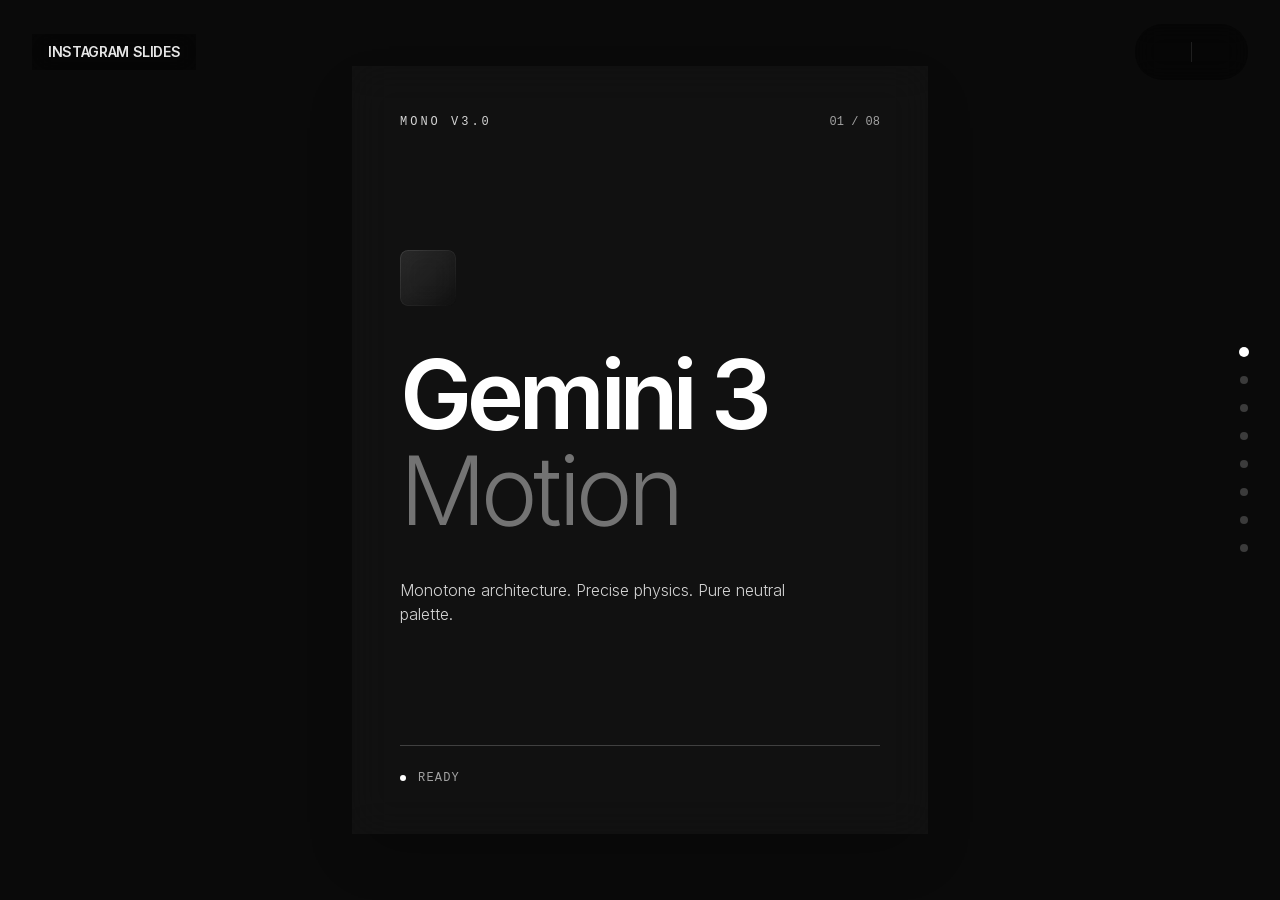
<file: assets/templates/animations-gemini/index.html>
<html lang="en"><head><meta charset="utf-8"/>
<meta content="width=device-width, initial-scale=1.0" name="viewport"/>
<title>Gemini 3 Animation Guide - Monotone V2</title>
<!-- Scripts -->
<script src="assets/resource_3fa48481346f.js"></script>
<script src="assets/iconify-icon_e19829e7f0e8.js"></script>
<link href="assets/css2_d532a689d235.css" rel="stylesheet"/>
<style>
/* Base Setup */
:root {
--bg-deep: #050505;
}
body {
font-family: 'Inter', sans-serif;
background-color: var(--bg-deep);
color: #e5e5e5;
scrollbar-width: none;
-ms-overflow-style: none;
}
body::-webkit-scrollbar {
display: none;
}
html {
scroll-behavior: smooth;
}
/* Animations */
@keyframes animationIn {
0% { opacity: 0; transform: translateY(30px); filter: blur(10px); }
100% { opacity: 1; transform: translateY(0); filter: blur(0px); }
}
@keyframes marquee {
0% { transform: translateX(0); }
100% { transform: translateX(-50%); }
}
.animate-marquee { animation: marquee 40s linear infinite; }
@keyframes shimmer {
from { transform: translateX(-100%) skewX(-15deg); }
to { transform: translateX(200%) skewX(-15deg); }
}
@keyframes textSlide {
0% { transform: translateY(110%); opacity: 0; }
100% { transform: translateY(0); opacity: 1; }
}
.text-clip-anim span {
display: inline-block;
animation: textSlide 0.9s cubic-bezier(0.16, 1, 0.3, 1) forwards;
opacity: 0;
}
/* Flashlight Effect */
.flashlight-card { background: rgba(255, 255, 255, 0.01); }
.flashlight-card::before {
content: "";
position: absolute;
inset: 0px;
background: radial-gradient(
800px circle at var(--mouse-x) var(--mouse-y),
rgba(255, 255, 255, 0.08),
transparent 40%
);
opacity: 0;
transition: opacity 0.5s;
pointer-events: none;
z-index: 2;
}
.flashlight-card:hover::before { opacity: 1; }
/* Utility */
.glass-panel {
background: rgba(23, 23, 23, 0.6);
backdrop-filter: blur(20px);
}
</style>
<link href="assets/css2_86e10c4bcbd4.css" id="all-fonts-link-font-geist" rel="stylesheet"/><style id="all-fonts-style-font-geist">.font-geist { font-family: 'Geist', sans-serif !important; }</style><link href="assets/css2_0fc20595ebff.css" id="all-fonts-link-font-roboto" rel="stylesheet"/><style id="all-fonts-style-font-roboto">.font-roboto { font-family: 'Roboto', sans-serif !important; }</style><link href="assets/css2_23afcbef9bdd.css" id="all-fonts-link-font-montserrat" rel="stylesheet"/><style id="all-fonts-style-font-montserrat">.font-montserrat { font-family: 'Montserrat', sans-serif !important; }</style><link href="assets/css2_82ced711bf49.css" id="all-fonts-link-font-poppins" rel="stylesheet"/><style id="all-fonts-style-font-poppins">.font-poppins { font-family: 'Poppins', sans-serif !important; }</style><link href="assets/css2_fa22aa91016e.css" id="all-fonts-link-font-playfair" rel="stylesheet"/><style id="all-fonts-style-font-playfair">.font-playfair { font-family: 'Playfair Display', serif !important; }</style><link href="assets/css2_2b2d87bc82d8.css" id="all-fonts-link-font-instrument-serif" rel="stylesheet"/><style id="all-fonts-style-font-instrument-serif">.font-instrument-serif { font-family: 'Instrument Serif', serif !important; }</style><link href="assets/css2_4fef849c83da.css" id="all-fonts-link-font-merriweather" rel="stylesheet"/><style id="all-fonts-style-font-merriweather">.font-merriweather { font-family: 'Merriweather', serif !important; }</style><link href="assets/css2_a7b22b336fe1.css" id="all-fonts-link-font-bricolage" rel="stylesheet"/><style id="all-fonts-style-font-bricolage">.font-bricolage { font-family: 'Bricolage Grotesque', sans-serif !important; }</style><link href="assets/css2_0b2072b66163.css" id="all-fonts-link-font-jakarta" rel="stylesheet"/><style id="all-fonts-style-font-jakarta">.font-jakarta { font-family: 'Plus Jakarta Sans', sans-serif !important; }</style><link href="assets/css2_9b8bf743d4a8.css" id="all-fonts-link-font-manrope" rel="stylesheet"/><style id="all-fonts-style-font-manrope">.font-manrope { font-family: 'Manrope', sans-serif !important; }</style><link href="assets/css2_8e191ef32247.css" id="all-fonts-link-font-space-grotesk" rel="stylesheet"/><style id="all-fonts-style-font-space-grotesk">.font-space-grotesk { font-family: 'Space Grotesk', sans-serif !important; }</style><link href="assets/css2_70fd47a02eed.css" id="all-fonts-link-font-work-sans" rel="stylesheet"/><style id="all-fonts-style-font-work-sans">.font-work-sans { font-family: 'Work Sans', sans-serif !important; }</style><link href="assets/css2_b52fc18295f8.css" id="all-fonts-link-font-pt-serif" rel="stylesheet"/><style id="all-fonts-style-font-pt-serif">.font-pt-serif { font-family: 'PT Serif', serif !important; }</style><link href="assets/css2_62759cd015bd.css" id="all-fonts-link-font-geist-mono" rel="stylesheet"/><style id="all-fonts-style-font-geist-mono">.font-geist-mono { font-family: 'Geist Mono', monospace !important; }</style><link href="assets/css2_f495c2faa2a6.css" id="all-fonts-link-font-space-mono" rel="stylesheet"/><style id="all-fonts-style-font-space-mono">.font-space-mono { font-family: 'Space Mono', monospace !important; }</style><link href="assets/css2_6f16cdd6fd9f.css" id="all-fonts-link-font-quicksand" rel="stylesheet"/><style id="all-fonts-style-font-quicksand">.font-quicksand { font-family: 'Quicksand', sans-serif !important; }</style><link href="assets/css2_94cb6f0c406a.css" id="all-fonts-link-font-nunito" rel="stylesheet"/><style id="all-fonts-style-font-nunito">.font-nunito { font-family: 'Nunito', sans-serif !important; }</style><style id="border-gradient-shared-style">
[style*="--border-gradient"]::before {
content: "";
position: absolute;
inset: 0;
padding: 1px;
border-radius: var(--border-radius-before, inherit);
-webkit-mask: linear-gradient(#fff 0 0) content-box,
linear-gradient(#fff 0 0);
-webkit-mask-composite: xor;
mask-composite: exclude;
background: var(--border-gradient);
pointer-events: none;
}</style> <style>
/* 3D Transform utilities */
</style>
<script>
// Configure Tailwind to include our custom 3D transform utilities
tailwind.config = {
theme: {
extend: {
// Add any custom theme extensions here if needed
}
},
plugins: [
function({ addUtilities }) {
const rotateXUtilities = {};
const rotateYUtilities = {};
const rotateZUtilities = {};
const rotateValues = [0, 5, 10, 15, 20, 30, 45, 75];
// Generate rotate-x utilities
rotateValues.forEach((value) => {
rotateXUtilities[`.rotate-x-${value}`] = {
'--tw-rotate-x': `${value}deg`,
transform: `
translate3d(var(--tw-translate-x, 0), var(--tw-translate-y, 0), var(--tw-translate-z, 0))
rotateX(var(--tw-rotate-x, 0))
rotateY(var(--tw-rotate-y, 0))
rotateZ(var(--tw-rotate-z, 0))
skewX(var(--tw-skew-x, 0))
skewY(var(--tw-skew-y, 0))
scaleX(var(--tw-scale-x, 1))
scaleY(var(--tw-scale-y, 1))
`.replace(/\\s+/g, ' ').trim(),
};
if (value !== 0) {
rotateXUtilities[`.-rotate-x-${value}`] = {
'--tw-rotate-x': `-${value}deg`,
transform: `
translate3d(var(--tw-translate-x, 0), var(--tw-translate-y, 0), var(--tw-translate-z, 0))
rotateX(var(--tw-rotate-x, 0))
rotateY(var(--tw-rotate-y, 0))
rotateZ(var(--tw-rotate-z, 0))
skewX(var(--tw-skew-x, 0))
skewY(var(--tw-skew-y, 0))
scaleX(var(--tw-scale-x, 1))
scaleY(var(--tw-scale-y, 1))
`.replace(/\\s+/g, ' ').trim(),
};
}
});
// Generate rotate-y utilities
rotateValues.forEach((value) => {
rotateYUtilities[`.rotate-y-${value}`] = {
'--tw-rotate-y': `${value}deg`,
transform: `
translate3d(var(--tw-translate-x, 0), var(--tw-translate-y, 0), var(--tw-translate-z, 0))
rotateX(var(--tw-rotate-x, 0))
rotateY(var(--tw-rotate-y, 0))
rotateZ(var(--tw-rotate-z, 0))
skewX(var(--tw-skew-x, 0))
skewY(var(--tw-skew-y, 0))
scaleX(var(--tw-scale-x, 1))
scaleY(var(--tw-scale-y, 1))
`.replace(/\\s+/g, ' ').trim(),
};
if (value !== 0) {
rotateYUtilities[`.-rotate-y-${value}`] = {
'--tw-rotate-y': `-${value}deg`,
transform: `
translate3d(var(--tw-translate-x, 0), var(--tw-translate-y, 0), var(--tw-translate-z, 0))
rotateX(var(--tw-rotate-x, 0))
rotateY(var(--tw-rotate-y, 0))
rotateZ(var(--tw-rotate-z, 0))
skewX(var(--tw-skew-x, 0))
skewY(var(--tw-skew-y, 0))
scaleX(var(--tw-scale-x, 1))
scaleY(var(--tw-scale-y, 1))
`.replace(/\\s+/g, ' ').trim(),
};
}
});
// Generate rotate-z utilities
rotateValues.forEach((value) => {
rotateZUtilities[`.rotate-z-${value}`] = {
'--tw-rotate-z': `${value}deg`,
transform: `
translate3d(var(--tw-translate-x, 0), var(--tw-translate-y, 0), var(--tw-translate-z, 0))
rotateX(var(--tw-rotate-x, 0))
rotateY(var(--tw-rotate-y, 0))
rotateZ(var(--tw-rotate-z, 0))
skewX(var(--tw-skew-x, 0))
skewY(var(--tw-skew-y, 0))
scaleX(var(--tw-scale-x, 1))
scaleY(var(--tw-scale-y, 1))
`.replace(/\\s+/g, ' ').trim(),
};
if (value !== 0) {
rotateZUtilities[`.-rotate-z-${value}`] = {
'--tw-rotate-z': `-${value}deg`,
transform: `
translate3d(var(--tw-translate-x, 0), var(--tw-translate-y, 0), var(--tw-translate-z, 0))
rotateX(var(--tw-rotate-x, 0))
rotateY(var(--tw-rotate-y, 0))
rotateZ(var(--tw-rotate-z, 0))
skewX(var(--tw-skew-x, 0))
skewY(var(--tw-skew-y, 0))
scaleX(var(--tw-scale-x, 1))
scaleY(var(--tw-scale-y, 1))
`.replace(/\\s+/g, ' ').trim(),
};
}
});
// Perspective utilities
const perspectiveUtilities = {
".perspective-none": { perspective: "none" },
".perspective-dramatic": { perspective: "100px" },
".perspective-near": { perspective: "300px" },
".perspective-normal": { perspective: "500px" },
".perspective-midrange": { perspective: "800px" },
".perspective-distant": { perspective: "1200px" },
};
// Transform style utilities
const transformStyleUtilities = {
".transform-style-preserve-3d": { "transform-style": "preserve-3d" },
".transform-style-flat": { "transform-style": "flat" },
};
addUtilities({
...rotateXUtilities,
...rotateYUtilities,
...rotateZUtilities,
...perspectiveUtilities,
...transformStyleUtilities,
});
}
]
};
</script></head>
<body class="antialiased selection:bg-white/20 selection:text-white relative bg-neutral-950 overflow-hidden">
<!-- Fixed Header -->
<header class="fixed top-0 left-0 right-0 z-[60] px-4 md:px-8 py-4 md:py-6 flex justify-between items-center pointer-events-none">
<div class="pointer-events-auto">
<h1 class="text-xs md:text-sm font-semibold tracking-tight text-white uppercase opacity-90 backdrop-blur-md px-3 md:px-4 py-2 rounded-none bg-black/40">
                Instagram Slides
            </h1>
</div>
<div class="pointer-events-auto flex items-center gap-2 backdrop-blur-md p-2 rounded-full bg-black/40">
<button class="w-8 h-8 md:w-10 md:h-10 flex items-center justify-center rounded-full hover:bg-white/10 transition-colors text-white/70 hover:text-white" onclick="navigateSlide(-1)">
<iconify-icon class="md:w-6 md:h-6" icon="solar:alt-arrow-up-bold-duotone" width="20"></iconify-icon>
</button>
<div class="w-[1px] h-4 md:h-5 bg-white/10"></div>
<button class="w-8 h-8 md:w-10 md:h-10 flex items-center justify-center rounded-full hover:bg-white/10 transition-colors text-white/70 hover:text-white" onclick="navigateSlide(1)">
<iconify-icon class="md:w-6 md:h-6" icon="solar:alt-arrow-down-bold-duotone" width="20"></iconify-icon>
</button>
</div>
</header>
<!-- Navigation Dots (Hidden on Mobile) -->
<div class="fixed right-8 top-1/2 -translate-y-1/2 z-[60] hidden md:flex flex-col gap-5" id="nav-dots">
<a aria-label="Go to slide 1" class="nav-dot w-2 h-2 rounded-full hover:bg-white transition-all duration-300" href="#section-1"></a>
<a aria-label="Go to slide 2" class="nav-dot w-2 h-2 rounded-full hover:bg-white transition-all duration-300" href="#section-2"></a>
<a aria-label="Go to slide 3" class="nav-dot w-2 h-2 rounded-full hover:bg-white transition-all duration-300" href="#section-3"></a>
<a aria-label="Go to slide 4" class="nav-dot w-2 h-2 rounded-full hover:bg-white transition-all duration-300" href="#section-4"></a>
<a aria-label="Go to slide 5" class="nav-dot w-2 h-2 rounded-full hover:bg-white transition-all duration-300" href="#section-5"></a>
<a aria-label="Go to slide 6" class="nav-dot w-2 h-2 rounded-full hover:bg-white transition-all duration-300" href="#section-6"></a>
<a aria-label="Go to slide 7" class="nav-dot w-2 h-2 rounded-full hover:bg-white transition-all duration-300" href="#section-7"></a>
<a aria-label="Go to slide 8" class="nav-dot w-2 h-2 rounded-full hover:bg-white transition-all duration-300" href="#section-8"></a>
</div>
<!-- Scroll Container -->
<main class="overflow-y-scroll snap-y snap-mandatory scroll-smooth w-full h-screen relative" id="main-scroll">
<!-- Slide 1: Cover -->
<section class="snap-start shrink-0 flex w-full h-screen pt-0 pr-0 pb-0 pl-0 relative items-center justify-center" data-index="0" id="section-1">
<div class="h-full md:h-auto md:aspect-[3/4] glass-panel overflow-hidden flex flex-col group bg-center w-full max-w-none md:max-w-xl bg-cover rounded-none pt-20 md:pt-12 pr-6 md:pr-12 pb-12 pl-6 md:pl-12 relative shadow-2xl justify-between bg-[url(https://hoirqrkdgbmvpwutwuwj.supabase.co/storage/v1/object/public/assets/assets/53970266-f8db-425c-8883-5535f3e41c4d_1600w.webp)]" style="transition: outline 0.1s ease-in-out;">
<div class="flex justify-between items-center opacity-70 animate-on-scroll [animation:animationIn_0.8s_ease-out_0.1s_both] animate">
<span class="text-xs uppercase tracking-[0.25em] font-mono text-neutral-300">Mono V3.0</span>
<span class="text-xs font-mono text-neutral-400">01 / 08</span>
</div>
<div class="relative z-10 space-y-6 md:space-y-10">
<div class="flex animate-on-scroll [animation:animationIn_0.8s_ease-out_0.2s_both] animate bg-gradient-to-br from-white/10 to-white/0 w-12 h-12 md:w-14 md:h-14 rounded-lg mb-4 md:mb-6 backdrop-blur-md items-center justify-center" style="position: relative; --border-gradient: linear-gradient(135deg, rgba(255, 255, 255, 0.1), rgba(255, 255, 255, 0)); --border-radius-before: 8px">
<!-- Solar Icon -->
<iconify-icon class="text-2xl md:text-3xl text-white" icon="solar:stars-minimalistic-bold-duotone"></iconify-icon>
</div>
<h1 class="leading-[0.9] animate-on-scroll [animation:animationIn_0.8s_ease-out_0.3s_both] animate text-6xl md:text-8xl font-semibold text-white tracking-tighter">
          Gemini 3<br/>
<span class="font-light text-neutral-500">Motion</span>
</h1>
<p class="leading-relaxed animate-on-scroll [animation:animationIn_0.8s_ease-out_0.4s_both] animate text-sm md:text-base font-light text-neutral-300 max-w-[90%]">
          Monotone architecture. Precise physics. Pure neutral palette.
        </p>
</div>
<div class="space-y-6 animate-on-scroll [animation:animationIn_0.8s_ease-out_0.6s_both] animate">
<div class="h-[1px] w-full bg-white/20"></div>
<div class="flex justify-between items-end">
<div class="flex items-center gap-3 text-xs text-neutral-400 font-mono uppercase tracking-widest">
<span class="w-1.5 h-1.5 bg-white rounded-full animate-pulse"></span>
            Ready
          </div>
<iconify-icon class="text-2xl text-white animate-bounce" icon="solar:arrow-down-bold-duotone"></iconify-icon>
</div>
</div>
</div>
</section>
<!-- Slide 2: Intro -->
<section class="snap-start shrink-0 flex w-full h-screen pt-0 pr-0 pb-0 pl-0 relative items-center justify-center" data-index="1" id="section-2">
<div class="h-full md:h-auto md:aspect-[3/4] glass-panel overflow-hidden flex flex-col bg-center w-full bg-[url(https://hoirqrkdgbmvpwutwuwj.supabase.co/storage/v1/object/public/assets/assets/d1e715c0-e250-4e7f-a4f5-433e96d81f31_1600w.webp)] max-w-none md:max-w-xl bg-cover rounded-none pt-20 md:pt-12 pr-6 md:pr-12 pb-12 pl-6 md:pl-12 relative">
<span class="text-xs uppercase tracking-[0.25em] font-mono text-neutral-400 mb-6 md:mb-10 block animate-on-scroll [animation:animationIn_0.8s_ease-out_0.1s_both]">02 — Intro</span>
<h2 class="animate-on-scroll [animation:animationIn_0.8s_ease-out_0.2s_both] text-4xl md:text-6xl font-medium text-white tracking-tight mb-4 md:mb-6">
        Enhance with<br/><span class="text-neutral-500">Motion</span></h2>
<p class="text-sm md:text-base text-neutral-400 mb-8 md:mb-12 leading-relaxed max-w-md animate-on-scroll [animation:animationIn_0.8s_ease-out_0.3s_both]">
        Structure: Hero intro, hover interactions, reveal.
      </p>
<div class="flex-1 bg-neutral-900/60 rounded-none p-4 md:p-6 relative overflow-hidden group animate-on-scroll [animation:animationIn_0.8s_ease-out_0.4s_both]">
<div class="bg-center bg-gradient-to-br from-black/10 to-black/0 opacity-100 absolute top-0 right-0 bottom-0 left-0 backdrop-blur-lg">
</div>
<div class="z-10 mt-2 relative space-y-4">
<div class="animate-on-scroll [animation:animationIn_0.8s_ease-out_0.5s_both] bg-gradient-to-br from-white/10 to-white/0 w-2/3 h-8 rounded-none backdrop-blur">
</div>
<div class="animate-on-scroll [animation:animationIn_0.8s_ease-out_0.6s_both] bg-gradient-to-br from-white/10 to-white/0 w-full h-16 md:h-24 rounded-none backdrop-blur">
</div>
<div class="flex gap-3">
<div class="animate-on-scroll [animation:animationIn_0.8s_ease-out_0.7s_both] bg-gradient-to-br from-white/10 to-white/0 w-1/2 h-16 md:h-20 rounded-none backdrop-blur">
</div>
<div class="animate-on-scroll [animation:animationIn_0.8s_ease-out_0.8s_both] bg-gradient-to-br from-white/10 to-white/0 w-1/2 h-16 md:h-20 rounded-none backdrop-blur">
</div>
</div>
</div>
<div class="absolute bottom-6 left-6 right-6 bg-black/80 backdrop-blur-md p-4 rounded-none animate-on-scroll [animation:animationIn_0.8s_ease-out_1s_both]">
<p class="leading-tight text-xs md:text-base text-neutral-300 font-mono">
            "Animate when in view: fade in, slide in, blur in..."
          </p>
</div>
</div>
</div>
</section>
<!-- Slide 3: Buttons -->
<section class="snap-start shrink-0 flex w-full h-screen pt-0 pr-0 pb-0 pl-0 relative items-center justify-center" data-index="2" id="section-3">
<div class="h-full md:h-auto md:aspect-[3/4] glass-panel overflow-hidden flex flex-col bg-center w-full bg-[url(https://hoirqrkdgbmvpwutwuwj.supabase.co/storage/v1/object/public/assets/assets/6ea6d66c-a7a6-4548-9b3f-680a206078c3_1600w.webp)] max-w-none md:max-w-xl bg-cover rounded-none pt-20 md:pt-12 pr-6 md:pr-12 pb-12 pl-6 md:pl-12 relative items-center justify-center">
<div class="absolute top-20 md:top-12 left-6 md:left-12 right-6 md:right-12">
<span class="text-xs uppercase tracking-[0.25em] font-mono text-neutral-400">03 — Buttons</span>
<h2 class="text-4xl md:text-5xl font-medium text-white tracking-tight mt-4">Beam Animation</h2>
</div>
<div class="group animate-on-scroll [animation:animationIn_0.8s_ease-out_0.3s_both] mt-20 md:mt-80 relative scale-110 md:scale-125">
<div class="-inset-2 group-hover:opacity-100 transition duration-500 bg-neutral-600/30 opacity-0 rounded-full absolute blur-xl">
</div>
<!-- Shimmer Beam Animation Layer -->
<div class="absolute -inset-[1px] rounded-full overflow-hidden opacity-0 group-hover:opacity-100 transition duration-500 pointer-events-none">
<div class="absolute top-1/2 left-1/2 -translate-x-1/2 -translate-y-1/2 w-[300%] h-[300%] bg-[conic-gradient(from_0deg,transparent_0_340deg,white_360deg)] animate-[spin_2s_linear_infinite]"></div>
</div>
<button class="group relative z-10 flex items-center justify-center overflow-hidden rounded-full p-[1px] leading-none">
<span class="absolute inset-[-1000%] animate-[spin_2s_linear_infinite] bg-[conic-gradient(from_0deg,transparent_0_340deg,white_360deg)]"></span>
<span class="relative flex h-full w-full items-center rounded-full bg-black pt-4 pr-10 pb-4 pl-10 ring-1 ring-white/10">
<span class="absolute inset-0 overflow-hidden rounded-full">
<span class="absolute top-0 left-0 h-full w-full -skew-x-12 bg-gradient-to-r from-transparent via-white/20 to-transparent opacity-0 group-hover:animate-[shimmer_1.5s_infinite] group-hover:opacity-100"></span>
</span>
<span class="relative z-10 flex items-center">
<span class="text-lg font-medium tracking-wide text-white">Get Access</span>
</span>
<span class="relative z-10 ml-4 flex items-center text-neutral-500 transition duration-200 group-hover:translate-x-1 group-hover:text-white">
<iconify-icon class="text-2xl" icon="solar:arrow-right-bold-duotone"></iconify-icon>
</span>
</span>
</button>
</div>
<div class="mt-20 p-6 border-l-2 border-white/20 rounded-none w-full animate-on-scroll [animation:animationIn_0.8s_ease-out_0.5s_both]">
<p class="leading-relaxed text-sm md:text-base text-neutral-400 font-mono">
<span class="text-white">Prompt:</span> "Add a 1px shimmer beam animation around the pill-shaped button on
          hover."
        </p>
</div>
</div>
</section>
<!-- Slide 4: Typography -->
<section class="h-screen w-full snap-start shrink-0 flex items-center justify-center relative p-0" data-index="3" id="section-4">
<div class="h-full md:h-auto md:aspect-[3/4] glass-panel overflow-hidden flex flex-col bg-neutral-900/50 w-full max-w-none md:max-w-xl rounded-none pt-20 md:pt-12 pr-6 md:pr-12 pb-12 pl-6 md:pl-12 relative justify-center">
<span class="absolute top-20 md:top-12 left-6 md:left-12 text-xs uppercase tracking-[0.25em] font-mono text-neutral-500 animate-on-scroll [animation:animationIn_0.8s_ease-out_0.1s_both]">04 — Typography</span>
<div class="space-y-1">
<div class="flex animate-on-scroll [animation:animationIn_0.8s_ease-out_0.2s_both]">
<h2 class="text-5xl md:text-7xl font-semibold text-white tracking-tighter" style="animation-delay: 0s">Clip-path</h2>
</div>
<div class="flex animate-on-scroll [animation:animationIn_0.8s_ease-out_0.3s_both]">
<h2 class="text-5xl md:text-7xl font-semibold text-neutral-600 tracking-tighter" style="animation-delay: 0.1s">Typography</h2>
</div>
<div class="flex animate-on-scroll [animation:animationIn_0.8s_ease-out_0.4s_both]">
<h2 class="text-5xl md:text-7xl font-semibold text-neutral-800 tracking-tighter" style="animation-delay: 0.2s">Animation</h2>
</div>
</div>
<div class="animate-on-scroll [animation:animationIn_0.8s_ease-out_0.6s_both] text-sm md:text-base font-light text-neutral-500 border-neutral-800 border-l-2 mt-16 pl-6">
        "Add a vertical text clip slide down animation letter by letter"
      </div>
</div>
</section>
<!-- Slide 5: Logos -->
<section class="snap-start shrink-0 flex w-full h-screen pt-0 pr-0 pb-0 pl-0 relative items-center justify-center" data-index="4" id="section-5">
<div class="h-full md:h-auto md:aspect-[3/4] glass-panel overflow-hidden flex flex-col w-full max-w-none md:max-w-xl rounded-none p-0 relative justify-center bg-neutral-900/40">
<div class="p-6 md:p-12 pb-0">
<span class="text-xs uppercase tracking-[0.25em] font-mono text-neutral-500 animate-on-scroll [animation:animationIn_0.8s_ease-out_0.1s_both]">05 — Social Proof</span>
<h2 class="text-4xl md:text-5xl font-medium tracking-tight mt-4 mb-8 md:mb-16 text-white animate-on-scroll [animation:animationIn_0.8s_ease-out_0.2s_both]">
          Infinite Loop</h2>
</div>
<div class="relative w-full py-12 md:py-16 border-y border-white/5 bg-black/40 animate-on-scroll [animation:animationIn_0.8s_ease-out_0.4s_both]">
<div class="absolute left-0 top-0 bottom-0 w-12 md:w-24 z-10 bg-gradient-to-r from-[#0d0d0d] to-transparent"></div>
<div class="absolute right-0 top-0 bottom-0 w-12 md:w-24 z-10 bg-gradient-to-l from-[#0d0d0d] to-transparent"></div>
<div class="flex overflow-hidden w-full">
<div class="flex animate-marquee whitespace-nowrap gap-8 md:gap-16 items-center">
<!-- Brand icons -->
<iconify-icon class="text-2xl md:text-3xl text-neutral-400" icon="simple-icons:nvidia"></iconify-icon>
<iconify-icon class="text-2xl md:text-3xl text-neutral-400" icon="simple-icons:linear"></iconify-icon>
<iconify-icon class="text-2xl md:text-3xl text-neutral-400" icon="simple-icons:vercel"></iconify-icon>
<iconify-icon class="text-2xl md:text-3xl text-neutral-400" icon="simple-icons:apple"></iconify-icon>
<iconify-icon class="text-4xl md:text-5xl text-neutral-400" icon="simple-icons:stripe"></iconify-icon>
<iconify-icon class="text-4xl md:text-5xl text-neutral-400" icon="simple-icons:spacex"></iconify-icon>
<iconify-icon class="text-2xl md:text-3xl text-neutral-400" icon="simple-icons:nvidia"></iconify-icon>
<iconify-icon class="text-2xl md:text-3xl text-neutral-400" icon="simple-icons:linear"></iconify-icon>
<iconify-icon class="text-2xl md:text-3xl text-neutral-400" icon="simple-icons:vercel"></iconify-icon>
<iconify-icon class="text-2xl md:text-3xl text-neutral-400" icon="simple-icons:apple"></iconify-icon>
<iconify-icon class="text-4xl md:text-5xl text-neutral-400" icon="simple-icons:stripe"></iconify-icon>
<iconify-icon class="text-4xl md:text-5xl text-neutral-400" icon="simple-icons:spacex"></iconify-icon>
</div>
</div>
</div>
<div class="pt-8 pr-6 md:pr-12 pb-12 pl-6 md:pl-12">
<p class="animate-on-scroll [animation:animationIn_0.8s_ease-out_0.6s_both] text-sm md:text-base text-neutral-400 font-mono">
          "Add a marquis infinite loop slow animation using alpha mask"
        </p>
</div>
</div>
</section>
<!-- Slide 6: Switching -->
<section class="h-screen w-full snap-start shrink-0 flex items-center justify-center relative p-0" data-index="5" id="section-6">
<div class="h-full md:h-auto md:aspect-[3/4] glass-panel overflow-hidden flex flex-col bg-center w-full bg-[url(https://hoirqrkdgbmvpwutwuwj.supabase.co/storage/v1/object/public/assets/assets/47ccf769-0cb4-4a95-804e-cc919fd6d449_1600w.webp)] max-w-none md:max-w-xl bg-cover rounded-none pt-20 md:pt-12 pr-6 md:pr-12 pb-12 pl-6 md:pl-12 relative items-center justify-center">
<span class="absolute top-20 md:top-12 left-6 md:left-12 text-xs uppercase tracking-[0.25em] font-mono text-neutral-500 animate-on-scroll [animation:animationIn_0.8s_ease-out_0.1s_both]">06 — Switching</span>
<div class="flex animate-on-scroll [animation:animationIn_0.8s_ease-out_0.3s_both] w-full h-80 relative perspective-1000 items-center justify-center">
<div class="absolute w-[80%] h-[80%] bg-neutral-800/80 backdrop-blur rounded-none -translate-y-6 scale-95 opacity-40">
</div>
<div class="flex flex-col transition-all duration-500 hover:scale-[1.02] z-10 bg-stone-950 w-[85%] h-[85%] ring-white/10 ring-1 rounded-none pt-8 pr-8 pb-8 pl-8 absolute shadow-2xl">
<div class="flex bg-gradient-to-br from-white/10 to-white/0 w-12 h-12 rounded-none mb-6 items-center justify-center">
<iconify-icon class="text-2xl text-white" icon="solar:database-bold-duotone"></iconify-icon>
</div>
<div class="bg-gradient-to-br from-white/10 to-white/0 w-16 h-3 rounded-sm mb-6"></div>
<div class="bg-gradient-to-br from-white/10 to-white/0 w-full h-3 rounded-sm mb-3"></div>
<div class="bg-gradient-to-br from-white/10 to-white/0 w-2/3 h-3 rounded-sm"></div>
</div>
<div class="absolute -bottom-12 flex gap-6">
<button class="flex hover:bg-white hover:text-black transition-colors text-neutral-400 bg-neutral-900 w-12 h-12 rounded-full items-center justify-center" style="position: relative; --border-gradient: linear-gradient(135deg, rgba(255, 255, 255, 0.1), rgba(255, 255, 255, 0)); --border-radius-before: 9999px">
<iconify-icon class="text-xl" icon="solar:arrow-left-bold-duotone"></iconify-icon>
</button>
<button class="flex hover:bg-white hover:text-black transition-colors text-neutral-400 bg-neutral-900 w-12 h-12 rounded-full items-center justify-center" style="position: relative; --border-gradient: linear-gradient(135deg, rgba(255, 255, 255, 0.1), rgba(255, 255, 255, 0)); --border-radius-before: 9999px">
<iconify-icon class="text-xl" icon="solar:arrow-right-bold-duotone"></iconify-icon>
</button>
</div>
</div>
<div class="mt-24 pt-8 pr-6 md:pr-12 pb-12 pl-6 md:pl-12">
<p class="animate-on-scroll [animation:animationIn_0.8s_ease-out_0.6s_both] text-sm md:text-base text-neutral-400 font-mono">"Animate the cards to rotate between 3 cards in a loop. Add prev/next arrows to switch between cards."</p>
</div></div>
</section>
<!-- Slide 7: Interaction -->
<section class="h-screen w-full snap-start shrink-0 flex items-center justify-center relative p-0" data-index="6" id="section-7">
<div class="h-full md:h-auto md:aspect-[3/4] glass-panel overflow-hidden flex flex-col bg-center w-full bg-[url(https://hoirqrkdgbmvpwutwuwj.supabase.co/storage/v1/object/public/assets/assets/7b8e6a1f-44f9-49ef-a26c-bf0d87724acf_1600w.webp)] max-w-none md:max-w-xl bg-cover rounded-none pt-20 md:pt-12 pr-6 md:pr-12 pb-12 pl-6 md:pl-12 relative justify-center">
<span class="absolute top-20 md:top-12 left-6 md:left-12 text-xs uppercase tracking-[0.25em] font-mono text-neutral-500 animate-on-scroll [animation:animationIn_0.8s_ease-out_0.1s_both]">07 — Interaction</span>
<h2 class="text-4xl md:text-5xl font-medium tracking-tight mb-8 md:mb-12 text-white animate-on-scroll [animation:animationIn_0.8s_ease-out_0.2s_both]">
        Flashlight Reveal</h2>
<div class="grid grid-cols-2 gap-x-4 md:gap-x-6 gap-y-4 md:gap-y-6">
<div class="flashlight-card relative aspect-square border-0 bg-neutral-900/60 ring-1 ring-white/5 rounded-none p-4 md:p-6 flex flex-col justify-end group overflow-hidden animate-on-scroll [animation:animationIn_0.8s_ease-out_0.4s_both]" onmousemove="const rect = this.getBoundingClientRect(); this.style.setProperty('--mouse-x', `${event.clientX - rect.left}px`); this.style.setProperty('--mouse-y', `${event.clientY - rect.top}px`);">
<iconify-icon class="text-3xl md:text-5xl text-neutral-500 mb-2 md:mb-4 group-hover:text-white transition-colors duration-500" icon="solar:layers-minimalistic-bold-duotone"></iconify-icon>
<div class="text-xs md:text-sm text-neutral-400 font-medium tracking-wide">Hover Me</div>
</div>
<div class="flashlight-card aspect-square flex flex-col group overflow-hidden animate-on-scroll [animation:animationIn_0.8s_ease-out_0.6s_both] bg-neutral-900/60 border-0 ring-white/5 ring-1 rounded-none p-4 md:p-6 relative backdrop-blur justify-end" onmousemove="const rect = this.getBoundingClientRect(); this.style.setProperty('--mouse-x', `${event.clientX - rect.left}px`); this.style.setProperty('--mouse-y', `${event.clientY - rect.top}px`);" style="--mouse-x: 106.5px; --mouse-y: 219px;">
<iconify-icon class="text-3xl md:text-5xl text-neutral-500 mb-2 md:mb-4 group-hover:text-white transition-colors duration-500" icon="solar:cpu-bold-duotone"></iconify-icon>
<div class="text-xs md:text-sm text-neutral-400 font-medium tracking-wide">Trace Border</div>
</div>
</div>
<div class="mt-8 md:mt-10 text-xs text-neutral-500 font-mono animate-on-scroll [animation:animationIn_0.8s_ease-out_0.8s_both]">
        "Add a subtle flashlight effect on hover/mouse position to background."
      </div>
</div>
</section>
<!-- Slide 8: End -->
<section class="h-screen w-full snap-start shrink-0 flex items-center justify-center relative p-0" data-index="7" id="section-8">
<div class="h-full md:h-auto md:aspect-[3/4] glass-panel overflow-hidden flex flex-col bg-center w-full bg-[url(https://hoirqrkdgbmvpwutwuwj.supabase.co/storage/v1/object/public/assets/assets/67df17f7-9681-4bd3-927b-ac569042a884_1600w.webp)] max-w-none md:max-w-xl bg-cover rounded-none pt-0 pr-0 pb-0 pl-0 relative justify-between">
<div class="p-6 md:p-12 pt-20 md:pt-12">
<span class="text-xs uppercase tracking-[0.25em] font-mono text-neutral-500 animate-on-scroll [animation:animationIn_0.8s_ease-out_0.1s_both]">08 — End</span>
<h1 class="animate-on-scroll [animation:animationIn_0.8s_ease-out_0.2s_both] text-5xl md:text-7xl font-medium text-white tracking-tighter mt-6 mb-4">
          Build Better<br/>Interfaces.</h1>
</div>
<div class="overflow-hidden mask-image-gradient animate-on-scroll [animation:animationIn_0.8s_ease-out_0.4s_both] h-48 md:h-56 z-10 relative" style="mask-image: linear-gradient(180deg, transparent, black 20%, black 95%, transparent); -webkit-mask-image: linear-gradient(180deg, transparent, black 20%, black 95%, transparent);">
<div class="space-y-4 p-6 md:p-8 opacity-60 grayscale hover:grayscale-0 transition-all duration-700">
<div class="bg-gradient-to-br from-black/0 via-black/10 to-black/0 ring-white/5 ring-1 rounded-none px-4 py-4 md:px-6 md:py-6 backdrop-blur-sm">
<p class="text-sm md:text-base text-neutral-300">"The beam effect is subtle but changes everything."</p>
</div>
<div class="bg-gradient-to-br from-black/0 via-black/10 to-black/0 ring-white/5 ring-1 rounded-none ml-4 md:ml-8 px-4 py-4 md:px-6 md:py-6 backdrop-blur-sm">
<p class="text-sm md:text-base text-neutral-300">"Gemini 3 understands motion physics."</p>
</div>
<div class="bg-gradient-to-br from-black/0 via-black/10 to-black/0 rounded-none ring-white/5 ring-1 px-4 py-4 md:px-6 md:py-6 backdrop-blur-sm">
<p class="text-xs md:text-sm text-neutral-300">"Cleanest implementation of glassmorphism."</p>
</div>
</div>
</div>
<div class="animate-on-scroll [animation:animationIn_0.8s_ease-out_0.6s_both] bg-gradient-to-t from-black/90 to-transparent p-6 md:p-12 pb-12">
<button class="w-full group relative flex items-center justify-center gap-3 bg-white text-black py-4 md:py-5 rounded-none overflow-hidden hover:bg-neutral-200 transition-colors">
<span class="text-xs md:text-sm font-bold uppercase tracking-widest z-10">Follow @mengto</span>
<iconify-icon class="text-xl md:text-2xl z-10 group-hover:translate-x-1 group-hover:-translate-y-1 transition-transform" icon="solar:arrow-right-up-bold-duotone"></iconify-icon>
</button>
</div>
</div>
</section>
</main>
<script>
        // Existing Animation Observer
        (function () {
            const style = document.createElement("style");
            style.textContent = `
            .animate-on-scroll { animation-play-state: paused !important; }
            .animate-on-scroll.animate { animation-play-state: running !important; }
            `;
            document.head.appendChild(style);

            const once = true;

            if (!window.__inViewIO) {
            window.__inViewIO = new IntersectionObserver((entries) => {
                entries.forEach((entry) => {
                if (entry.isIntersecting) {
                    entry.target.classList.add("animate");
                    if (once) window.__inViewIO.unobserve(entry.target);
                }
                });
            }, { threshold: 0.2 });
            }

            window.initInViewAnimations = function (selector = ".animate-on-scroll") {
            document.querySelectorAll(selector).forEach((el) => {
                window.__inViewIO.observe(el);
            });
            };

            document.addEventListener("DOMContentLoaded", () => initInViewAnimations());
        })();

        // Navigation Logic
        const sections = document.querySelectorAll('section');
        const dots = document.querySelectorAll('.nav-dot');
        const scroller = document.getElementById('main-scroll');
        let currentSectionIndex = 0;

        // Update Active Dot based on scroll
        const navObserver = new IntersectionObserver((entries) => {
            entries.forEach(entry => {
                if (entry.isIntersecting) {
                    const index = parseInt(entry.target.getAttribute('data-index'));
                    currentSectionIndex = index;
                    
                    // Update dots
                    dots.forEach(d => {
                        d.classList.remove('bg-white', 'scale-125');
                        d.classList.add('bg-white/20');
                    });
                    
                    // Highlight current dot
                    if(dots[index]) {
                        dots[index].classList.remove('bg-white/20');
                        dots[index].classList.add('bg-white', 'scale-125');
                    }
                }
            });
        }, { threshold: 0.5 });

        sections.forEach(section => navObserver.observe(section));

        // Arrow Navigation
        window.navigateSlide = function(direction) {
            let nextIndex = currentSectionIndex + direction;
            
            // Clamp
            if (nextIndex < 0) nextIndex = 0;
            if (nextIndex >= sections.length) nextIndex = sections.length - 1;
            
            // Scroll
            const target = sections[nextIndex];
            if(target) {
                target.scrollIntoView({ behavior: 'smooth' });
            }
        }
    </script>
<script data-img-fallback-handler="">!function(){var f=["https://hoirqrkdgbmvpwutwuwj.supabase.co/storage/v1/object/public/assets/assets/917d6f93-fb36-439a-8c48-884b67b35381_1600w.jpg","https://hoirqrkdgbmvpwutwuwj.supabase.co/storage/v1/object/public/assets/assets/4734259a-bad7-422f-981e-ce01e79184f2_1600w.jpg","https://hoirqrkdgbmvpwutwuwj.supabase.co/storage/v1/object/public/assets/assets/c543a9e1-f226-4ced-80b0-feb8445a75b9_1600w.jpg","https://hoirqrkdgbmvpwutwuwj.supabase.co/storage/v1/object/public/assets/assets/5bab247f-35d9-400d-a82b-fd87cfe913d2_1600w.webp","https://hoirqrkdgbmvpwutwuwj.supabase.co/storage/v1/object/public/assets/assets/30104e3c-5eea-4b93-93e9-5313698a7156_1600w.webp"],h=new Set;function g(s){for(var x=0,i=0;i<s.length;i++)x=(x<<5)-x+s.charCodeAt(i)|0;return f[Math.abs(x)%f.length]}function r(t){var s=t.src;if(s&&!h.has(s)){h.add(s);t.src=g(s)}}window.addEventListener("error",function(e){var t=e.target;if(t&&t.tagName==="IMG")r(t)},!0);function c(){document.querySelectorAll("img").forEach(function(i){if(i.complete&&!i.naturalWidth&&i.src)r(i)})}if(document.readyState==="loading")document.addEventListener("DOMContentLoaded",c);else c()}()</script></body></html>
</file>
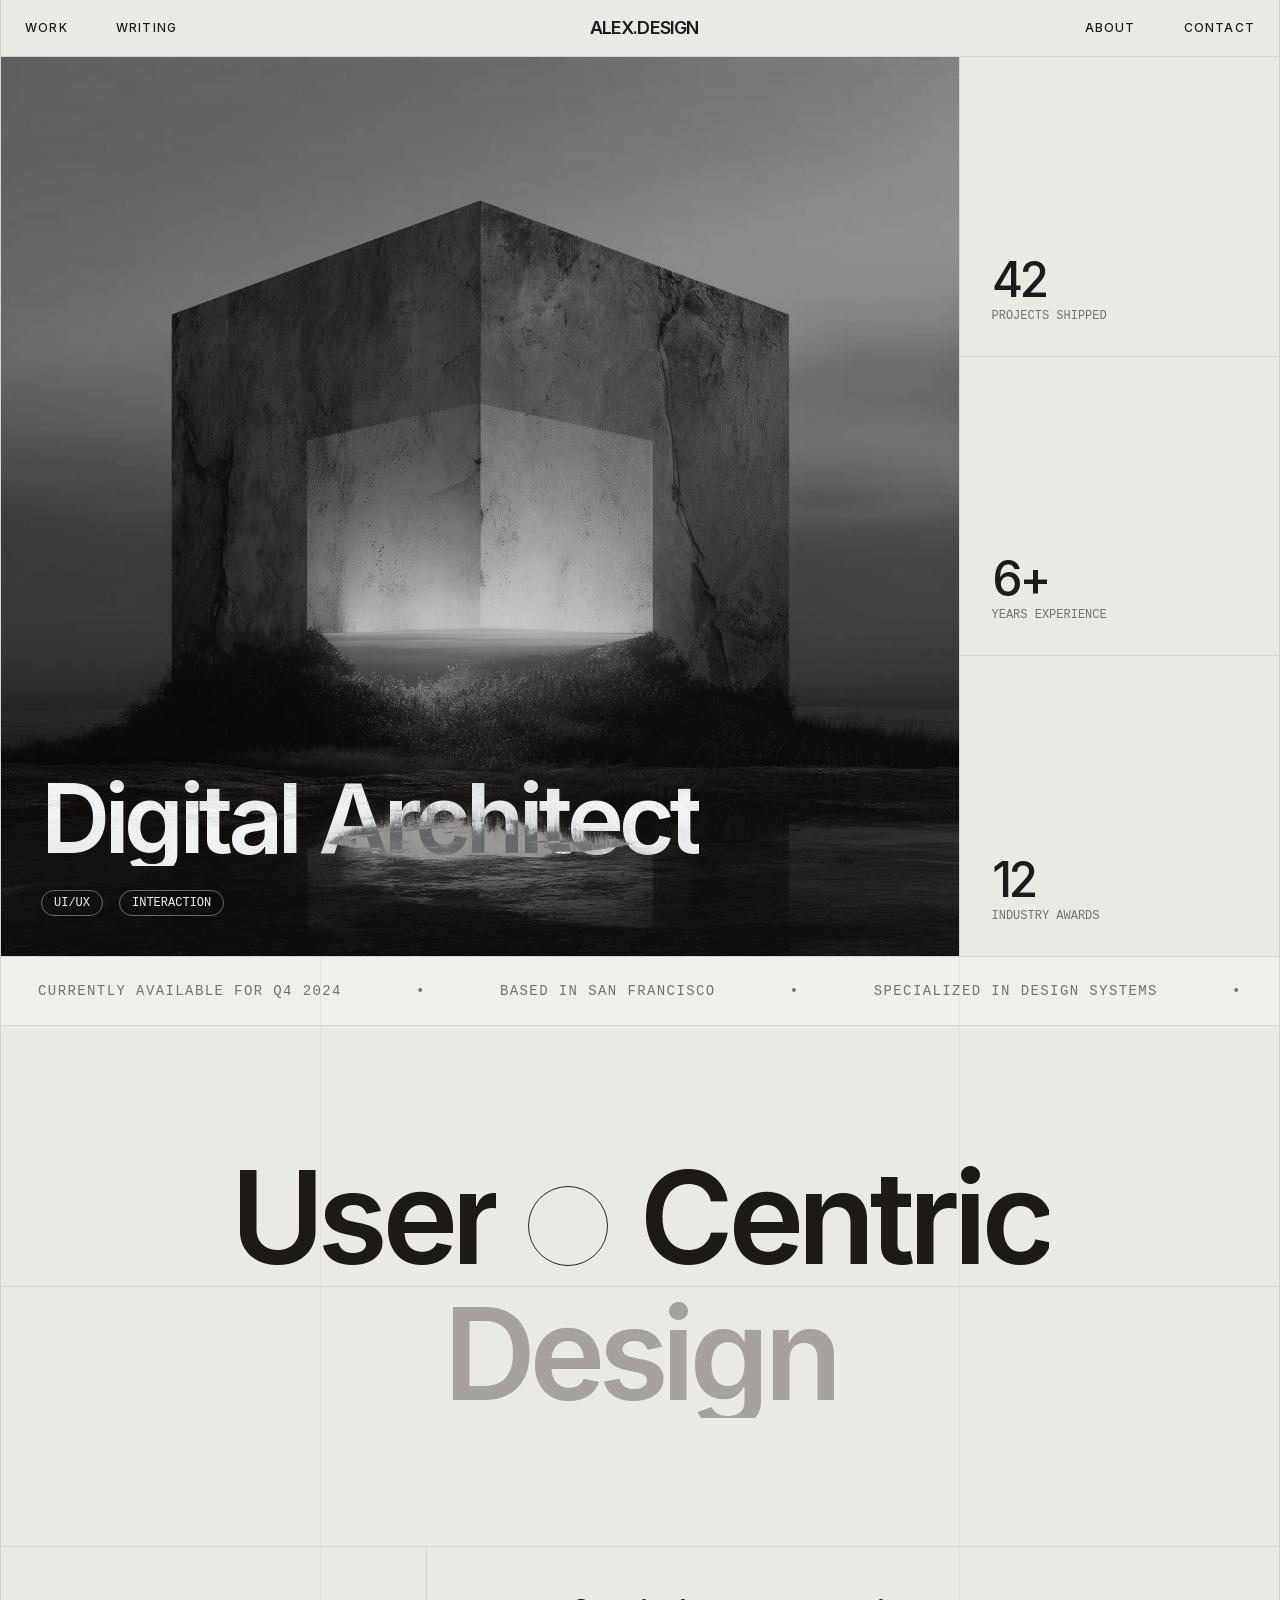
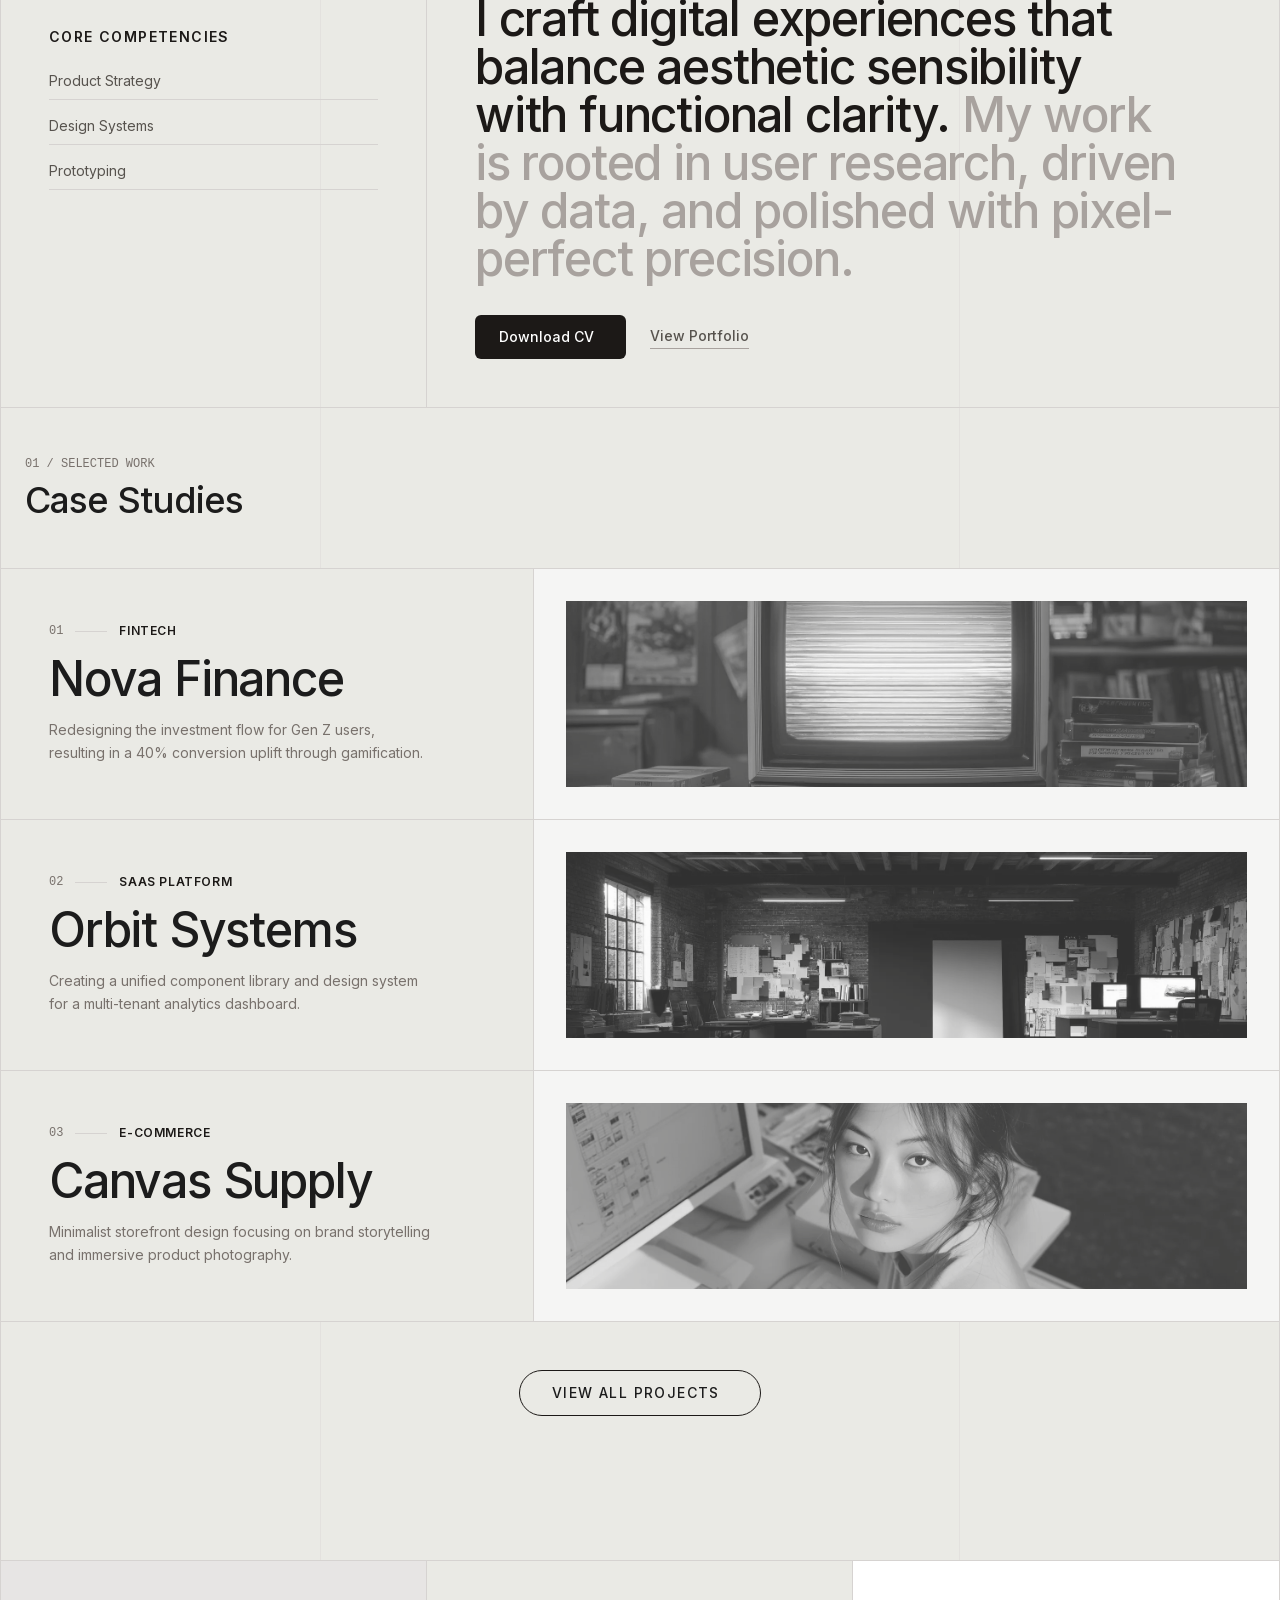
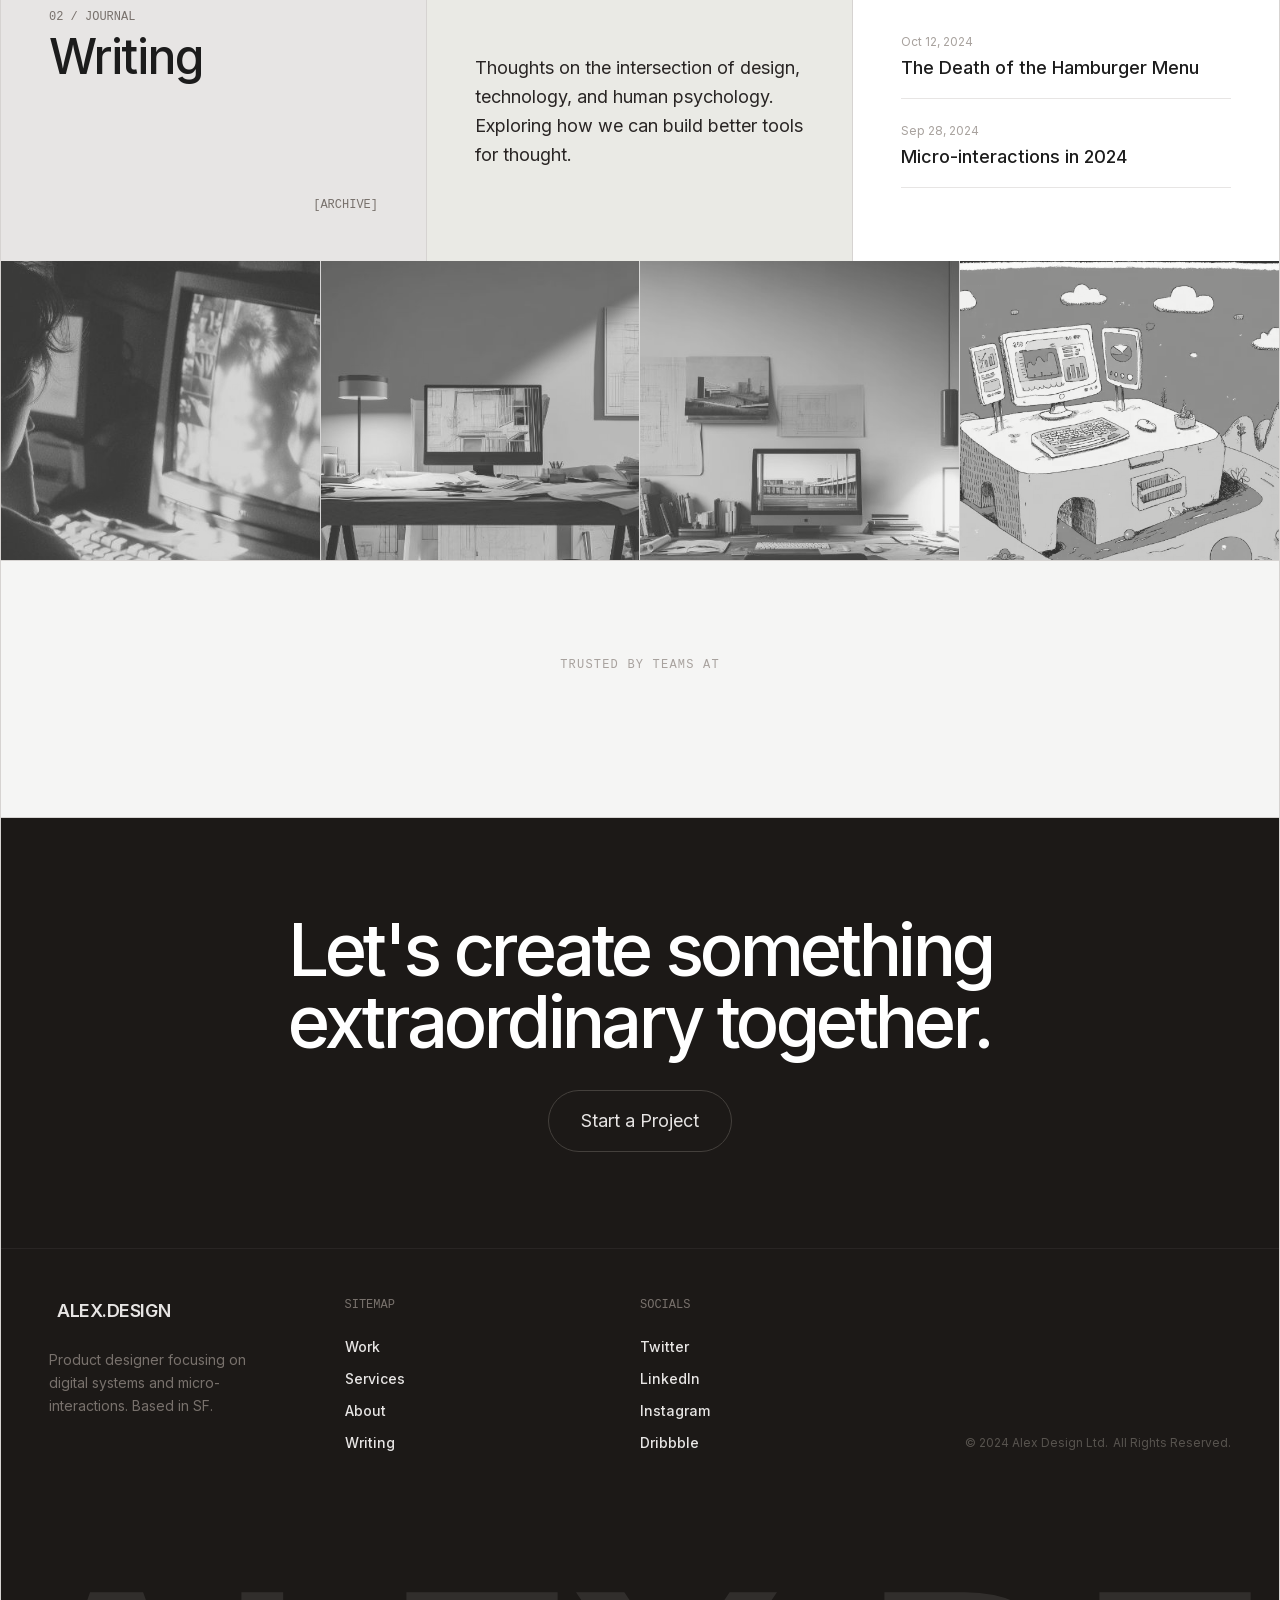
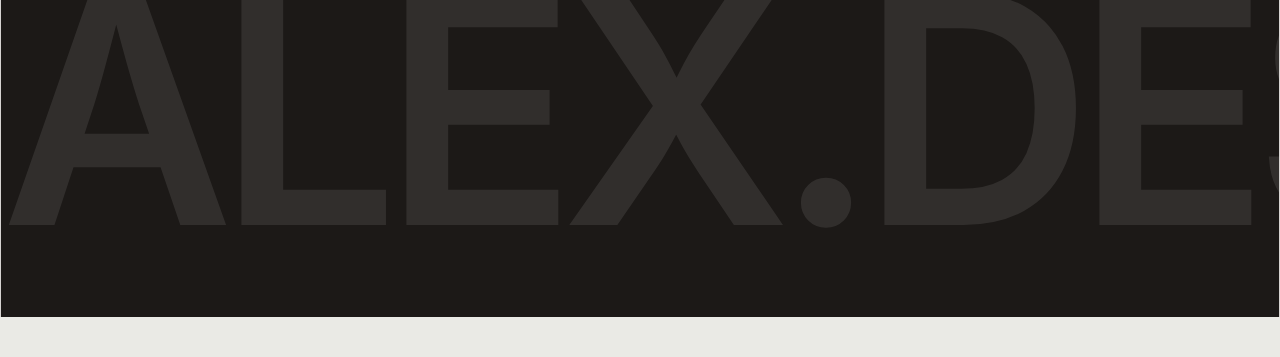
<file: assets/templates/digital-architect.aura.build/index.html>
<html class="scroll-smooth" lang="en"><head><meta charset="utf-8"/>
<meta content="width=device-width, initial-scale=1.0" name="viewport"/>
<title>Portfolio - Product Designer</title>
<script src="assets/resource_3fa48481346f.js"></script>
<script src="assets/iconify-icon_d39ffc6e4c56.js"></script>
<link href="assets/css2_19fd9cc6b396.css" rel="stylesheet"/>
<style>
body { font-family: 'Inter', sans-serif; background-color: #EAEAE5; color: #1C1C1C; overflow-x: hidden; }
/* Base Reveal Animation (Scroll triggered) */
.reveal { opacity: 0; transform: translateY(2rem); transition: all 1s cubic-bezier(0.16, 1, 0.3, 1); }
.reveal.active { opacity: 1; transform: translateY(0); }
/* Masked Text Reveal (For Hero Title) */
.text-reveal-wrapper { overflow: hidden; display: inline-block; vertical-align: bottom; }
.text-reveal-content {
transform: translateY(110%);
opacity: 0;
transition: transform 1.2s cubic-bezier(0.16, 1, 0.3, 1), opacity 1.2s ease;
display: block;
}
.reveal-active .text-reveal-content { transform: translateY(0); opacity: 1; }
/* Stagger Delays */
.delay-100 { transition-delay: 0.1s; }
.delay-200 { transition-delay: 0.2s; }
.delay-300 { transition-delay: 0.3s; }
.delay-500 { transition-delay: 0.5s; }
.delay-700 { transition-delay: 0.7s; }
/* Carousel Fade & Ken Burns */
.carousel-slide { position: absolute; inset: 0; transition: opacity 1.5s ease-in-out; opacity: 0; overflow: hidden; }
.carousel-slide.active { opacity: 1; }
.carousel-slide img { transform: scale(1); transition: transform 10s ease-out; }
.carousel-slide.active img { transform: scale(1.1); }
/* Marquee Animation */
@keyframes marquee {
0% { transform: translateX(0); }
100% { transform: translateX(-50%); }
}
.animate-marquee { display: inline-block; padding-left: 100%; animation: marquee 30s linear infinite; }
/* Add a clone to the HTML for seamless loop or use padding method */
.marquee-container { display: flex; overflow: hidden; user-select: none; }
.marquee-content { flex-shrink: 0; display: flex; justify-content: space-around; min-width: 100%; animation: scroll 40s linear infinite; }
@keyframes scroll {
from { transform: translateX(0); }
to { transform: translateX(-100%); }
}
/* Nav Load Animation */
.nav-load { opacity: 0; transform: translateY(-10px); transition: all 0.8s ease-out; }
.nav-load.loaded { opacity: 1; transform: translateY(0); }
/* Icon Alignment Fix */
iconify-icon { display: inline-flex; align-items: center; justify-content: center; vertical-align: middle; }
/* Utilities */
.no-scrollbar::-webkit-scrollbar { display: none; }
.parallax-element { will-change: transform; }
</style></head>
<body class="antialiased min-h-screen selection:bg-stone-800 selection:text-white pb-10">
<!-- Main Container -->
<div class="max-w-[1400px] mx-auto border-x border-stone-300 relative bg-[#EAEAE5]">
<!-- Vertical Grid Guide Lines -->
<div class="absolute inset-0 pointer-events-none grid grid-cols-1 md:grid-cols-12 gap-0 z-0 h-full w-full">
<div class="hidden md:block md:col-span-3 border-r border-stone-300/40 h-full"></div>
<div class="hidden md:block md:col-span-6 border-r border-stone-300/40 h-full"></div>
<div class="hidden md:block md:col-span-3 h-full"></div>
</div>
<!-- Navigation -->
<header class="relative z-50 border-b border-stone-300 sticky top-0 bg-[#EAEAE5] nav-load">
<div class="flex justify-between items-center px-4 md:px-6 py-5">
<div class="flex items-center gap-12">
<a class="text-xs font-medium tracking-widest uppercase hover:text-stone-500 transition-colors" href="#">Work</a>
<a class="text-xs font-medium tracking-widest uppercase hidden md:block hover:text-stone-500 transition-colors" href="#">Writing</a>
</div>
<div class="absolute left-1/2 -translate-x-1/2 flex items-center gap-2 group cursor-pointer">
<iconify-icon class="text-xl group-hover:rotate-180 transition-transform duration-700" icon="solar:atom-linear"></iconify-icon>
<span class="font-bold tracking-tighter text-lg">ALEX.DESIGN</span>
</div>
<div class="flex items-center gap-12">
<a class="text-xs font-medium tracking-widest uppercase hidden md:block hover:text-stone-500 transition-colors" href="#">About</a>
<a class="text-xs font-medium tracking-widest uppercase hover:text-stone-500 transition-colors" href="#">Contact</a>
</div>
</div>
</header>
<!-- Hero Section -->
<section class="relative z-10 grid grid-cols-1 md:grid-cols-12 border-b border-stone-300 min-h-[900px]">
<!-- Hero Carousel -->
<div class="col-span-1 md:col-span-9 border-b md:border-b-0 md:border-r border-stone-300 relative group overflow-hidden bg-stone-200">
<div class="w-full h-full relative" id="hero-carousel">
<!-- Slide 1 -->
<div class="carousel-slide active">
<img class="w-full h-full object-cover grayscale contrast-125 parallax-img" data-speed="0.05" src="assets/c7fa69dd-d7fb-48f2-a866-ef3663_f6b789593f38.webp"/>
</div>
<!-- Slide 2 -->
<div class="carousel-slide">
<img class="w-full h-full object-cover grayscale contrast-125 parallax-img" data-speed="0.05" src="assets/6c710de5-9712-4c8e-a7db-59ac54_b647957b5aa5.webp"/>
</div>
<!-- Slide 3 -->
<div class="carousel-slide">
<img class="w-full h-full object-cover grayscale contrast-125 parallax-img" data-speed="0.05" src="assets/62cc53b7-3355-4618-b7fa-3283f6_a6d3415bc434.webp"/>
</div>
</div>
<div class="absolute top-0 left-0 w-full h-full bg-gradient-to-b from-transparent to-stone-900/40 pointer-events-none"></div>
<!-- Hero Text -->
<div class="absolute bottom-6 left-6 md:bottom-10 md:left-10 text-white mix-blend-difference z-20">
<h1 class="text-6xl md:text-8xl font-semibold tracking-tighter leading-none mb-2" id="hero-title">
<span class="text-reveal-wrapper"><span class="text-reveal-content delay-200">Digital</span></span>
<span class="text-reveal-wrapper"><span class="text-reveal-content delay-300">Architect</span></span>
</h1>
<div class="mt-6 flex items-center gap-4 reveal delay-500 hero-badge">
<span class="px-3 py-1 border border-white/40 rounded-full text-xs font-mono uppercase backdrop-blur-md">UI/UX</span>
<span class="px-3 py-1 border border-white/40 rounded-full text-xs font-mono uppercase backdrop-blur-md">Interaction</span>
</div>
</div>
</div>
<!-- Stats Column (Staggered Load) -->
<div class="col-span-1 md:col-span-3 grid grid-rows-3 h-full min-h-[400px]">
<!-- Stat 1 -->
<div class="row-span-1 border-b border-stone-300 p-8 flex flex-col justify-between reveal delay-500 hero-stat group hover:bg-white transition-colors">
<iconify-icon class="text-3xl text-stone-400 group-hover:text-stone-800 transition-colors" icon="solar:layers-minimalistic-linear"></iconify-icon>
<div>
<h2 class="text-5xl font-medium tracking-tighter">42</h2>
<span class="text-xs font-mono text-stone-500 mt-1 block">PROJECTS SHIPPED</span>
</div>
</div>
<!-- Stat 2 -->
<div class="row-span-1 border-b border-stone-300 p-8 flex flex-col justify-between reveal delay-700 hero-stat group hover:bg-white transition-colors">
<iconify-icon class="text-3xl text-stone-400 group-hover:text-stone-800 transition-colors" icon="solar:clock-circle-linear"></iconify-icon>
<div>
<h2 class="text-5xl font-medium tracking-tighter">6+</h2>
<span class="text-xs font-mono text-stone-500 mt-1 block">YEARS EXPERIENCE</span>
</div>
</div>
<!-- Stat 3 -->
<div class="row-span-1 p-8 flex flex-col justify-between reveal delay-700 hero-stat group hover:bg-white transition-colors relative overflow-hidden">
<iconify-icon class="text-3xl text-stone-400 group-hover:text-stone-800 transition-colors" icon="solar:cup-star-linear"></iconify-icon>
<div>
<h2 class="text-5xl font-medium tracking-tighter">12</h2>
<span class="text-xs font-mono text-stone-500 mt-1 block">INDUSTRY AWARDS</span>
</div>
<div class="absolute top-4 right-4 animate-spin-slow">
<iconify-icon class="text-stone-200 text-6xl opacity-0 group-hover:opacity-100 transition-opacity duration-700" icon="solar:star-fall-linear"></iconify-icon>
</div>
</div>
</div>
</section>
<!-- Marquee / Divider -->
<div class="border-b border-stone-300 overflow-hidden py-6 bg-stone-100/50">
<div class="marquee-container">
<div class="marquee-content">
<span class="text-sm font-mono uppercase tracking-widest text-stone-500 mx-8">Currently available for Q4 2024</span>
<span class="text-sm font-mono uppercase tracking-widest text-stone-500 mx-8">•</span>
<span class="text-sm font-mono uppercase tracking-widest text-stone-500 mx-8">Based in San Francisco</span>
<span class="text-sm font-mono uppercase tracking-widest text-stone-500 mx-8">•</span>
<span class="text-sm font-mono uppercase tracking-widest text-stone-500 mx-8">Specialized in Design Systems</span>
<span class="text-sm font-mono uppercase tracking-widest text-stone-500 mx-8">•</span>
</div>
<!-- Duplicate for seamless loop -->
<div class="marquee-content">
<span class="text-sm font-mono uppercase tracking-widest text-stone-500 mx-8">Currently available for Q4 2024</span>
<span class="text-sm font-mono uppercase tracking-widest text-stone-500 mx-8">•</span>
<span class="text-sm font-mono uppercase tracking-widest text-stone-500 mx-8">Based in San Francisco</span>
<span class="text-sm font-mono uppercase tracking-widest text-stone-500 mx-8">•</span>
<span class="text-sm font-mono uppercase tracking-widest text-stone-500 mx-8">Specialized in Design Systems</span>
<span class="text-sm font-mono uppercase tracking-widest text-stone-500 mx-8">•</span>
</div>
</div>
</div>
<!-- Typography Banner -->
<section class="relative z-10 py-32 border-b border-stone-300 overflow-hidden">
<div class="flex flex-col items-center gap-2 reveal">
<div class="flex items-center gap-4 md:gap-8">
<h1 class="text-6xl md:text-8xl lg:text-9xl font-semibold tracking-tighter text-stone-900">
<span class="text-reveal-wrapper"><span class="text-reveal-content text-stone-900">User</span></span>
</h1>
<div class="w-12 h-12 md:w-20 md:h-20 border border-stone-800 rounded-full flex items-center justify-center mt-2 md:mt-4 bg-transparent hover:bg-stone-900 hover:text-white transition-all duration-500">
<iconify-icon class="text-2xl md:text-4xl" icon="solar:arrow-down-linear"></iconify-icon>
</div>
<h1 class="text-6xl md:text-8xl lg:text-9xl font-semibold tracking-tighter text-stone-900">
<span class="text-reveal-wrapper"><span class="text-reveal-content delay-100 text-stone-900">Centric</span></span>
</h1>
</div>
<h1 class="text-6xl md:text-8xl lg:text-9xl font-semibold tracking-tighter text-stone-400">
<span class="text-reveal-wrapper"><span class="text-reveal-content delay-200">Design</span></span>
</h1>
</div>
<div class="absolute top-1/2 left-0 w-full h-px bg-stone-300 -z-10"></div>
<!-- Parallax Decoration -->
<div class="absolute top-10 right-[10%] opacity-20 parallax-element" data-speed="-0.02">
<iconify-icon class="text-9xl" icon="solar:record-circle-linear"></iconify-icon>
</div>
</section>
<!-- Intro / Bio Section -->
<section class="relative z-10 grid grid-cols-1 md:grid-cols-12 border-b border-stone-300">
<!-- Left Meta -->
<div class="col-span-1 md:col-span-4 p-8 md:p-12 flex flex-col justify-between min-h-[400px] border-b md:border-b-0 md:border-r border-stone-300 reveal">
<div class="flex flex-col gap-8">
<iconify-icon class="text-5xl text-stone-800" icon="solar:scanner-linear"></iconify-icon>
<div>
<h3 class="text-sm font-bold uppercase tracking-widest text-stone-900 mb-6">Core Competencies</h3>
<div class="space-y-4">
<div class="flex items-center justify-between border-b border-stone-300 pb-2">
<span class="text-sm text-stone-600">Product Strategy</span>
<iconify-icon class="text-stone-400 text-lg" icon="solar:check-circle-linear"></iconify-icon>
</div>
<div class="flex items-center justify-between border-b border-stone-300 pb-2">
<span class="text-sm text-stone-600">Design Systems</span>
<iconify-icon class="text-stone-400 text-lg" icon="solar:check-circle-linear"></iconify-icon>
</div>
<div class="flex items-center justify-between border-b border-stone-300 pb-2">
<span class="text-sm text-stone-600">Prototyping</span>
<iconify-icon class="text-stone-400 text-lg" icon="solar:check-circle-linear"></iconify-icon>
</div>
</div>
</div>
</div>
</div>
<!-- Right Content -->
<div class="col-span-1 md:col-span-8 p-8 md:p-12 md:pr-24 flex flex-col justify-center reveal delay-100">
<h2 class="text-3xl md:text-5xl font-medium tracking-tight leading-tight text-stone-900 mb-8">
                    I craft digital experiences that balance aesthetic sensibility with functional clarity. 
                    <span class="text-stone-400">My work is rooted in user research, driven by data, and polished with pixel-perfect precision.</span>
</h2>
<div class="flex gap-6 items-center">
<button class="px-6 py-3 bg-stone-900 text-white rounded-md text-sm font-medium hover:bg-stone-700 transition-all flex items-center gap-2 group">
                        Download CV
                        <iconify-icon class="text-lg group-hover:translate-y-1 transition-transform" icon="solar:file-download-linear"></iconify-icon>
</button>
<a class="text-sm font-medium text-stone-600 hover:text-stone-900 border-b border-stone-400 hover:border-stone-900 pb-0.5 transition-colors" href="#work">View Portfolio</a>
</div>
</div>
</section>
<!-- Selected Projects (List View) -->
<section class="relative z-10 py-12" id="work">
<div class="px-4 md:px-6 mb-12 flex justify-between items-end reveal">
<div>
<span class="text-xs font-mono uppercase text-stone-500 mb-2 block">01 / Selected Work</span>
<h3 class="text-4xl font-medium tracking-tight">Case Studies</h3>
</div>
<iconify-icon class="text-3xl text-stone-400" icon="solar:arrow-right-down-linear"></iconify-icon>
</div>
<!-- Project 1 -->
<div class="group border-y border-stone-300 bg-[#EAEAE5] hover:bg-white transition-colors duration-500 cursor-pointer overflow-hidden">
<div class="max-w-[1400px] mx-auto grid grid-cols-1 md:grid-cols-12 min-h-[250px]">
<div class="col-span-1 md:col-span-5 p-8 md:p-12 border-r border-stone-300/0 md:border-stone-300 reveal flex flex-col justify-center">
<div class="flex items-center gap-3 mb-4">
<span class="text-xs font-mono text-stone-500">01</span>
<div class="h-px w-8 bg-stone-300"></div>
<span class="text-xs font-bold uppercase tracking-wider text-stone-900">Fintech</span>
</div>
<h4 class="text-4xl md:text-5xl font-medium tracking-tight mb-4 group-hover:translate-x-2 transition-transform duration-500">Nova Finance</h4>
<p class="text-stone-500 text-sm leading-relaxed max-w-sm">Redesigning the investment flow for Gen Z users, resulting in a 40% conversion uplift through gamification.</p>
</div>
<div class="col-span-7 hidden md:block relative overflow-hidden">
<div class="absolute inset-0 bg-stone-100 flex items-center justify-center p-8">
<img class="w-full h-full object-cover grayscale opacity-80 group-hover:scale-105 group-hover:grayscale-0 transition-all duration-700" src="assets/4b7d31e6-5b45-47eb-9853-96bbb9_bf1aa5f9d2cf.webp"/>
</div>
</div>
</div>
</div>
<!-- Project 2 -->
<div class="group border-b border-stone-300 bg-[#EAEAE5] hover:bg-white transition-colors duration-500 cursor-pointer overflow-hidden">
<div class="max-w-[1400px] mx-auto grid grid-cols-1 md:grid-cols-12 min-h-[250px]">
<div class="col-span-1 md:col-span-5 p-8 md:p-12 border-r border-stone-300/0 md:border-stone-300 reveal flex flex-col justify-center">
<div class="flex items-center gap-3 mb-4">
<span class="text-xs font-mono text-stone-500">02</span>
<div class="h-px w-8 bg-stone-300"></div>
<span class="text-xs font-bold uppercase tracking-wider text-stone-900">SaaS Platform</span>
</div>
<h4 class="text-4xl md:text-5xl font-medium tracking-tight mb-4 group-hover:translate-x-2 transition-transform duration-500">Orbit Systems</h4>
<p class="text-stone-500 text-sm leading-relaxed max-w-sm">Creating a unified component library and design system for a multi-tenant analytics dashboard.</p>
</div>
<div class="col-span-7 hidden md:block relative overflow-hidden">
<div class="absolute inset-0 bg-stone-100 flex items-center justify-center p-8">
<img class="w-full h-full object-cover grayscale opacity-80 group-hover:scale-105 group-hover:grayscale-0 transition-all duration-700" src="assets/5ea5c0e9-3047-467a-9eaf-e49f65_6a6f021d85c6.webp"/>
</div>
</div>
</div>
</div>
<!-- Project 3 -->
<div class="group border-b border-stone-300 bg-[#EAEAE5] hover:bg-white transition-colors duration-500 cursor-pointer overflow-hidden">
<div class="max-w-[1400px] mx-auto grid grid-cols-1 md:grid-cols-12 min-h-[250px]">
<div class="col-span-1 md:col-span-5 p-8 md:p-12 border-r border-stone-300/0 md:border-stone-300 reveal flex flex-col justify-center">
<div class="flex items-center gap-3 mb-4">
<span class="text-xs font-mono text-stone-500">03</span>
<div class="h-px w-8 bg-stone-300"></div>
<span class="text-xs font-bold uppercase tracking-wider text-stone-900">E-Commerce</span>
</div>
<h4 class="text-4xl md:text-5xl font-medium tracking-tight mb-4 group-hover:translate-x-2 transition-transform duration-500">Canvas Supply</h4>
<p class="text-stone-500 text-sm leading-relaxed max-w-sm">Minimalist storefront design focusing on brand storytelling and immersive product photography.</p>
</div>
<div class="col-span-7 hidden md:block relative overflow-hidden">
<div class="absolute inset-0 bg-stone-100 flex items-center justify-center p-8">
<img class="w-full h-full object-cover grayscale opacity-80 group-hover:scale-105 group-hover:grayscale-0 transition-all duration-700" src="assets/ddab06d9-9060-42a5-9052-32121a_7062a2506669.webp"/>
</div>
</div>
</div>
</div>
<div class="flex justify-center mt-12 reveal">
<a class="inline-flex items-center gap-2 text-sm font-medium uppercase tracking-widest border border-stone-900 rounded-full px-8 py-3 hover:bg-stone-900 hover:text-white transition-all" href="#">
                    View All Projects
                    <iconify-icon class="text-lg" icon="solar:arrow-right-linear"></iconify-icon>
</a>
</div>
</section>
<!-- Blog / Writing Section Header -->
<section class="relative z-10 grid grid-cols-1 md:grid-cols-12 border-t border-stone-300 mt-24">
<!-- Title -->
<div class="col-span-1 md:col-span-4 p-8 md:p-12 border-b md:border-b-0 md:border-r border-stone-300 flex flex-col justify-between min-h-[300px] reveal bg-stone-200">
<div>
<span class="text-xs font-mono uppercase text-stone-500 mb-2 block">02 / Journal</span>
<h2 class="text-5xl font-medium tracking-tight">Writing</h2>
</div>
<div class="flex items-end justify-between">
<iconify-icon class="text-5xl text-stone-800" icon="solar:pen-new-square-linear"></iconify-icon>
<span class="text-xs font-mono text-stone-500">[ARCHIVE]</span>
</div>
</div>
<!-- Description -->
<div class="col-span-1 md:col-span-8 grid grid-cols-1 md:grid-cols-2">
<div class="p-8 md:p-12 border-b md:border-b-0 md:border-r border-stone-300 flex items-center reveal delay-100">
<p class="text-lg leading-relaxed text-stone-800">
                        Thoughts on the intersection of design, technology, and human psychology. Exploring how we can build better tools for thought.
                    </p>
</div>
<div class="p-8 md:p-12 flex flex-col justify-center gap-6 reveal delay-200 bg-white">
<a class="group flex items-start justify-between border-b border-stone-200 pb-4" href="#">
<div>
<span class="text-xs text-stone-400 mb-1 block">Oct 12, 2024</span>
<h4 class="text-lg font-medium group-hover:text-stone-600 transition-colors">The Death of the Hamburger Menu</h4>
</div>
<iconify-icon class="text-stone-300 text-xl group-hover:text-stone-900 transition-all" icon="solar:arrow-right-up-linear"></iconify-icon>
</a>
<a class="group flex items-start justify-between border-b border-stone-200 pb-4" href="#">
<div>
<span class="text-xs text-stone-400 mb-1 block">Sep 28, 2024</span>
<h4 class="text-lg font-medium group-hover:text-stone-600 transition-colors">Micro-interactions in 2024</h4>
</div>
<iconify-icon class="text-stone-300 text-xl group-hover:text-stone-900 transition-all" icon="solar:arrow-right-up-linear"></iconify-icon>
</a>
</div>
</div>
</section>
<!-- Image Grid Parallax -->
<section class="relative z-10 grid grid-cols-2 md:grid-cols-4 border-b border-stone-300 h-[300px] overflow-hidden">
<img class="w-full h-[120%] object-cover grayscale opacity-80 border-r border-stone-300 parallax-img" data-speed="0.05" src="assets/ede50f82-0ad0-4579-a4ae-3a9428_fd09ad4bf2a1.jpg"/>
<img class="w-full h-[120%] object-cover grayscale opacity-80 border-r border-stone-300 parallax-img" data-speed="0.08" src="assets/e9d001f3-ebe3-45c2-b556-b53a55_6b8718ffa723.jpg"/>
<img class="w-full h-[120%] object-cover grayscale opacity-80 border-r border-stone-300 parallax-img" data-speed="0.03" src="assets/87e5e02b-a5b6-43ff-b9a4-5e299f_665111a88a86.jpg"/>
<img class="w-full h-[120%] object-cover grayscale opacity-80 parallax-img" data-speed="0.1" src="assets/2700a02e-2471-497e-8ca2-3196fc_50242a508302.webp"/>
</section>
<!-- Client List -->
<section class="relative z-10 border-b border-stone-300 py-24 bg-stone-100">
<div class="text-center mb-12">
<span class="text-xs font-mono uppercase text-stone-400 tracking-widest">Trusted by teams at</span>
</div>
<!-- Simple Icons as Logos -->
<div class="grid grid-cols-2 md:grid-cols-4 gap-12 md:gap-20 px-8 justify-items-center items-center opacity-50 grayscale hover:grayscale-0 transition-all duration-700">
<div class="reveal">
<iconify-icon class="text-stone-900" height="36" icon="simple-icons:airbnb"></iconify-icon>
</div>
<div class="reveal delay-100">
<iconify-icon class="text-stone-900" height="36" icon="simple-icons:spotify"></iconify-icon>
</div>
<div class="reveal delay-200">
<iconify-icon class="text-stone-900" height="36" icon="simple-icons:notion"></iconify-icon>
</div>
<div class="reveal delay-300">
<iconify-icon class="text-stone-900" height="36" icon="simple-icons:linear"></iconify-icon>
</div>
</div>
</section>
<!-- Balanced Footer -->
<footer class="relative z-10 bg-stone-900 text-stone-200 pt-24 pb-12">
<!-- Top CTA Section -->
<div class="px-6 md:px-12 mb-24 text-center">
<div class="reveal">
<h2 class="text-5xl md:text-7xl font-medium tracking-tighter mb-8 text-white">Let's create something<br/>extraordinary together.</h2>
<a class="inline-block border border-stone-700 rounded-full px-8 py-4 text-lg hover:bg-white hover:text-stone-900 transition-all duration-300" href="mailto:hello@alex.design">
                        Start a Project
                    </a>
</div>
</div>
<div class="border-t border-stone-800 w-full mb-12"></div>
<!-- Balanced Grid -->
<div class="grid grid-cols-1 md:grid-cols-12 px-6 md:px-12 gap-12 md:gap-0">
<!-- Column 1: Brand -->
<div class="col-span-1 md:col-span-3">
<div class="flex items-center gap-2 mb-6">
<iconify-icon class="text-xl" icon="solar:atom-linear"></iconify-icon>
<span class="font-bold tracking-tight text-lg">ALEX.DESIGN</span>
</div>
<p class="text-stone-500 text-sm leading-relaxed max-w-[200px]">
                        Product designer focusing on digital systems and micro-interactions. Based in SF.
                    </p>
</div>
<!-- Column 2: Sitemap -->
<div class="col-span-1 md:col-span-3">
<h4 class="text-xs font-mono uppercase text-stone-500 mb-6">Sitemap</h4>
<ul class="space-y-3 text-sm font-medium">
<li><a class="hover:text-white transition-colors" href="#">Work</a></li>
<li><a class="hover:text-white transition-colors" href="#">Services</a></li>
<li><a class="hover:text-white transition-colors" href="#">About</a></li>
<li><a class="hover:text-white transition-colors" href="#">Writing</a></li>
</ul>
</div>
<!-- Column 3: Socials -->
<div class="col-span-1 md:col-span-3">
<h4 class="text-xs font-mono uppercase text-stone-500 mb-6">Socials</h4>
<ul class="space-y-3 text-sm font-medium">
<li><a class="hover:text-white transition-colors flex items-center gap-2" href="#">Twitter <iconify-icon class="text-xs text-stone-600" icon="solar:arrow-right-up-linear"></iconify-icon></a></li>
<li><a class="hover:text-white transition-colors flex items-center gap-2" href="#">LinkedIn <iconify-icon class="text-xs text-stone-600" icon="solar:arrow-right-up-linear"></iconify-icon></a></li>
<li><a class="hover:text-white transition-colors flex items-center gap-2" href="#">Instagram <iconify-icon class="text-xs text-stone-600" icon="solar:arrow-right-up-linear"></iconify-icon></a></li>
<li><a class="hover:text-white transition-colors flex items-center gap-2" href="#">Dribbble <iconify-icon class="text-xs text-stone-600" icon="solar:arrow-right-up-linear"></iconify-icon></a></li>
</ul>
</div>
<!-- Column 4: Meta -->
<div class="col-span-1 md:col-span-3 flex flex-col justify-between h-full">
<div class="text-right hidden md:block">
<iconify-icon class="text-4xl text-stone-800" icon="solar:globe-linear"></iconify-icon>
</div>
<div class="text-left md:text-right mt-4 md:mt-0">
<span class="text-xs text-stone-600">© 2024 Alex Design Ltd.</span>
<span class="text-xs text-stone-600">All Rights Reserved.</span>
</div>
</div>
</div>
<!-- Big Text Footer -->
<div class="mt-24 text-center opacity-10 pointer-events-none select-none overflow-hidden">
<span class="text-[12rem] md:text-[20rem] font-bold leading-none tracking-tighter whitespace-nowrap">ALEX.DESIGN</span>
</div>
</footer>
</div>
<script>
        // Intersection Observer for Reveals
        document.addEventListener('DOMContentLoaded', () => {
            
            // 1. Initial Hero Animations (Triggered on Load)
            setTimeout(() => {
                document.querySelector('header').classList.add('loaded');
            }, 100);

            // Trigger Hero Title Text Reveal
            setTimeout(() => {
                const heroTitle = document.getElementById('hero-title');
                if(heroTitle) heroTitle.classList.add('reveal-active');
            }, 500);

            // Trigger Hero Badge & Stats manually so they don't wait for scroll
            setTimeout(() => {
                document.querySelectorAll('.hero-badge, .hero-stat').forEach(el => {
                    el.classList.add('active');
                });
            }, 500);

            // 2. Scroll Observer for the rest of the page
            const observerOptions = {
                root: null,
                rootMargin: '0px',
                threshold: 0.15
            };

            const observer = new IntersectionObserver((entries) => {
                entries.forEach(entry => {
                    if (entry.isIntersecting) {
                        entry.target.classList.add('active');
                        // Add reveal-active to children if they exist (for text reveals)
                        const textWrappers = entry.target.querySelectorAll('.text-reveal-wrapper');
                        if(textWrappers.length > 0 || entry.target.classList.contains('text-reveal-wrapper')) {
                            entry.target.classList.add('reveal-active');
                        }
                        // Handle internal text reveal wrappers specifically
                        if(entry.target.tagName === 'H1') { // Catch specific typography section headers
                             entry.target.classList.add('reveal-active');
                        }
                    }
                });
            }, observerOptions);

            document.querySelectorAll('.reveal').forEach(el => observer.observe(el));
            // Observe custom text reveal sections
            document.querySelectorAll('h1').forEach(el => {
                if(el.querySelector('.text-reveal-content')) observer.observe(el);
            });

            // 3. Carousel Logic
            const slides = document.querySelectorAll('.carousel-slide');
            let currentSlide = 0;
            
            setInterval(() => {
                slides[currentSlide].classList.remove('active');
                currentSlide = (currentSlide + 1) % slides.length;
                slides[currentSlide].classList.add('active');
            }, 5000);

            // 4. Parallax Logic
            window.addEventListener('scroll', () => {
                const scrolled = window.scrollY;
                document.querySelectorAll('.parallax-img').forEach((el) => {
                    const speed = el.dataset.speed || 0.1;
                    el.style.transform = `translateY(${scrolled * speed}px)`;
                });
                
                document.querySelectorAll('.parallax-element').forEach((el) => {
                    const speed = el.dataset.speed || 0.1;
                    el.style.transform = `translateY(${scrolled * speed}px)`;
                });
            });
        });
    </script>
<script data-img-fallback-handler="">!function(){var f=["https://hoirqrkdgbmvpwutwuwj.supabase.co/storage/v1/object/public/assets/assets/917d6f93-fb36-439a-8c48-884b67b35381_1600w.jpg","https://hoirqrkdgbmvpwutwuwj.supabase.co/storage/v1/object/public/assets/assets/4734259a-bad7-422f-981e-ce01e79184f2_1600w.jpg","https://hoirqrkdgbmvpwutwuwj.supabase.co/storage/v1/object/public/assets/assets/c543a9e1-f226-4ced-80b0-feb8445a75b9_1600w.jpg","https://hoirqrkdgbmvpwutwuwj.supabase.co/storage/v1/object/public/assets/assets/5bab247f-35d9-400d-a82b-fd87cfe913d2_1600w.webp","https://hoirqrkdgbmvpwutwuwj.supabase.co/storage/v1/object/public/assets/assets/30104e3c-5eea-4b93-93e9-5313698a7156_1600w.webp"],h=new Set;function g(s){for(var x=0,i=0;i<s.length;i++)x=(x<<5)-x+s.charCodeAt(i)|0;return f[Math.abs(x)%f.length]}function r(t){var s=t.src;if(s&&!h.has(s)){h.add(s);t.src=g(s)}}window.addEventListener("error",function(e){var t=e.target;if(t&&t.tagName==="IMG")r(t)},!0);function c(){document.querySelectorAll("img").forEach(function(i){if(i.complete&&!i.naturalWidth&&i.src)r(i)})}if(document.readyState==="loading")document.addEventListener("DOMContentLoaded",c);else c()}()</script></body></html>
</file>
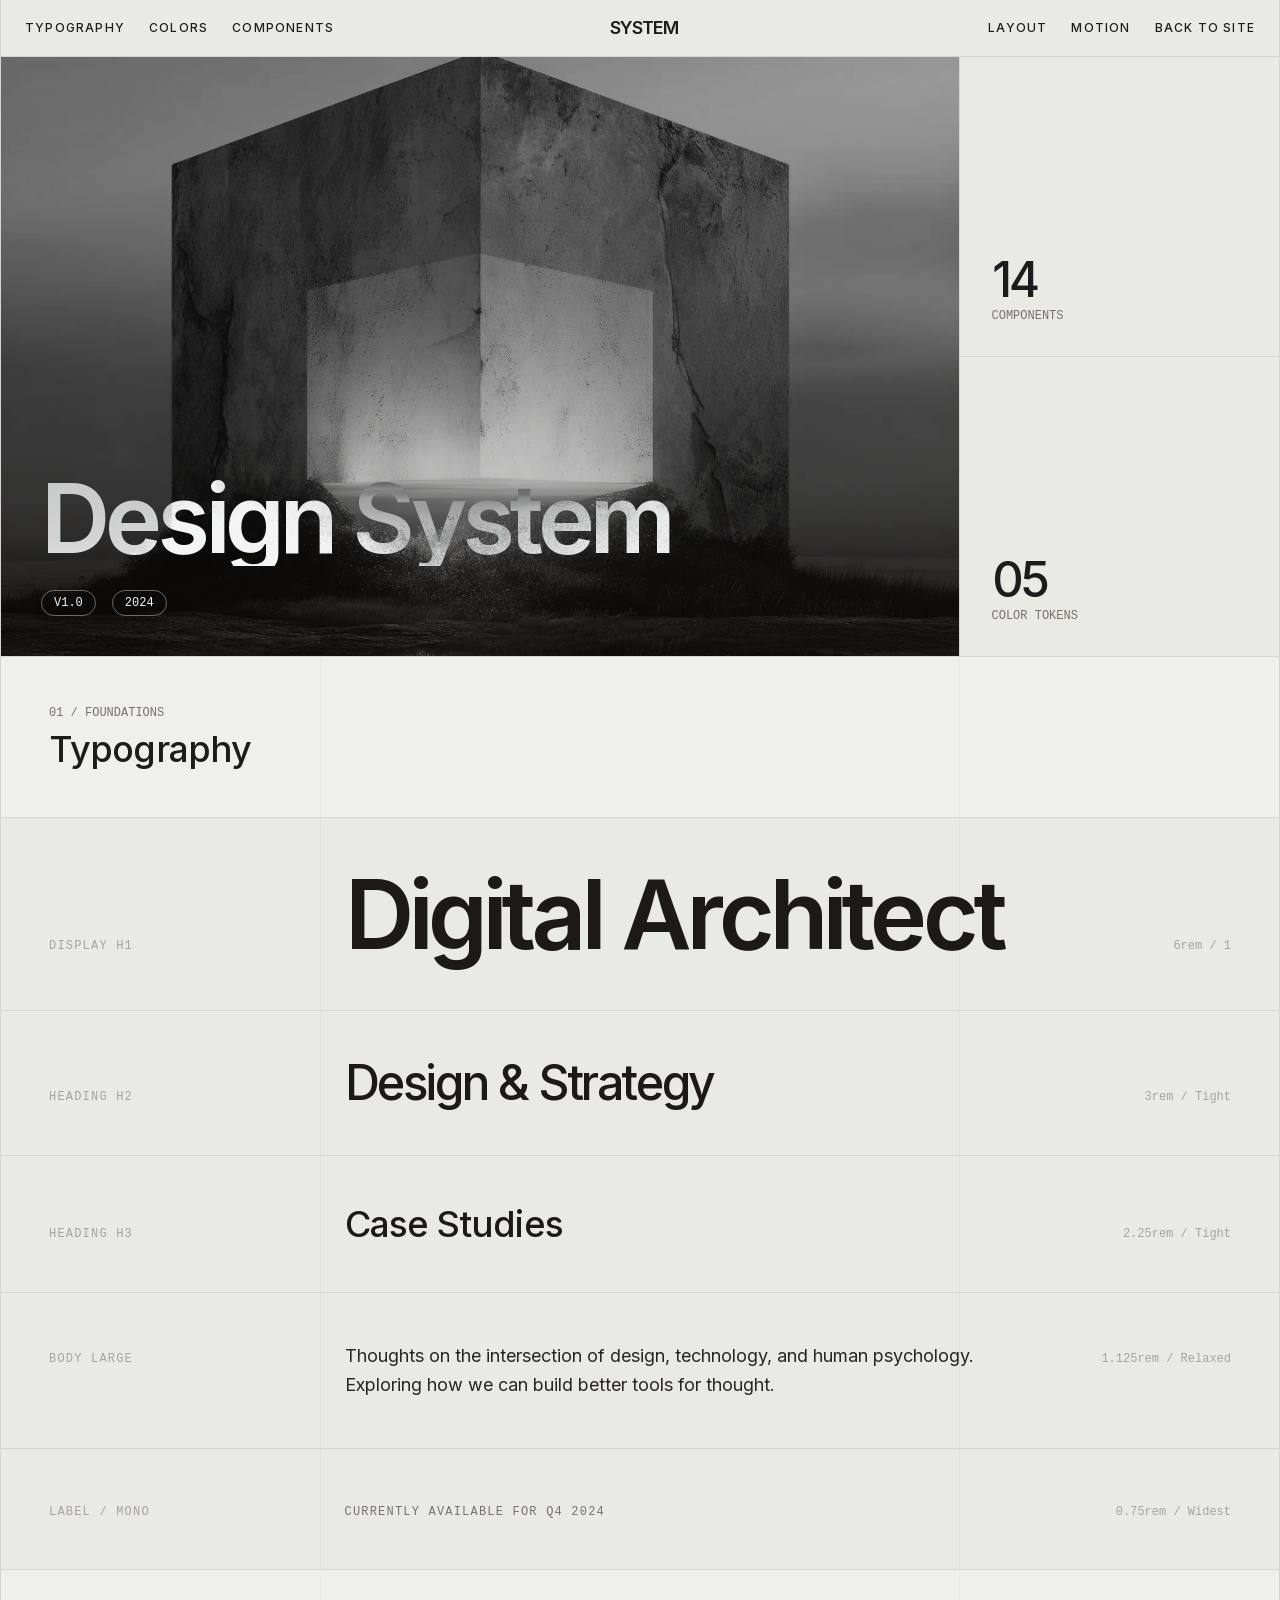
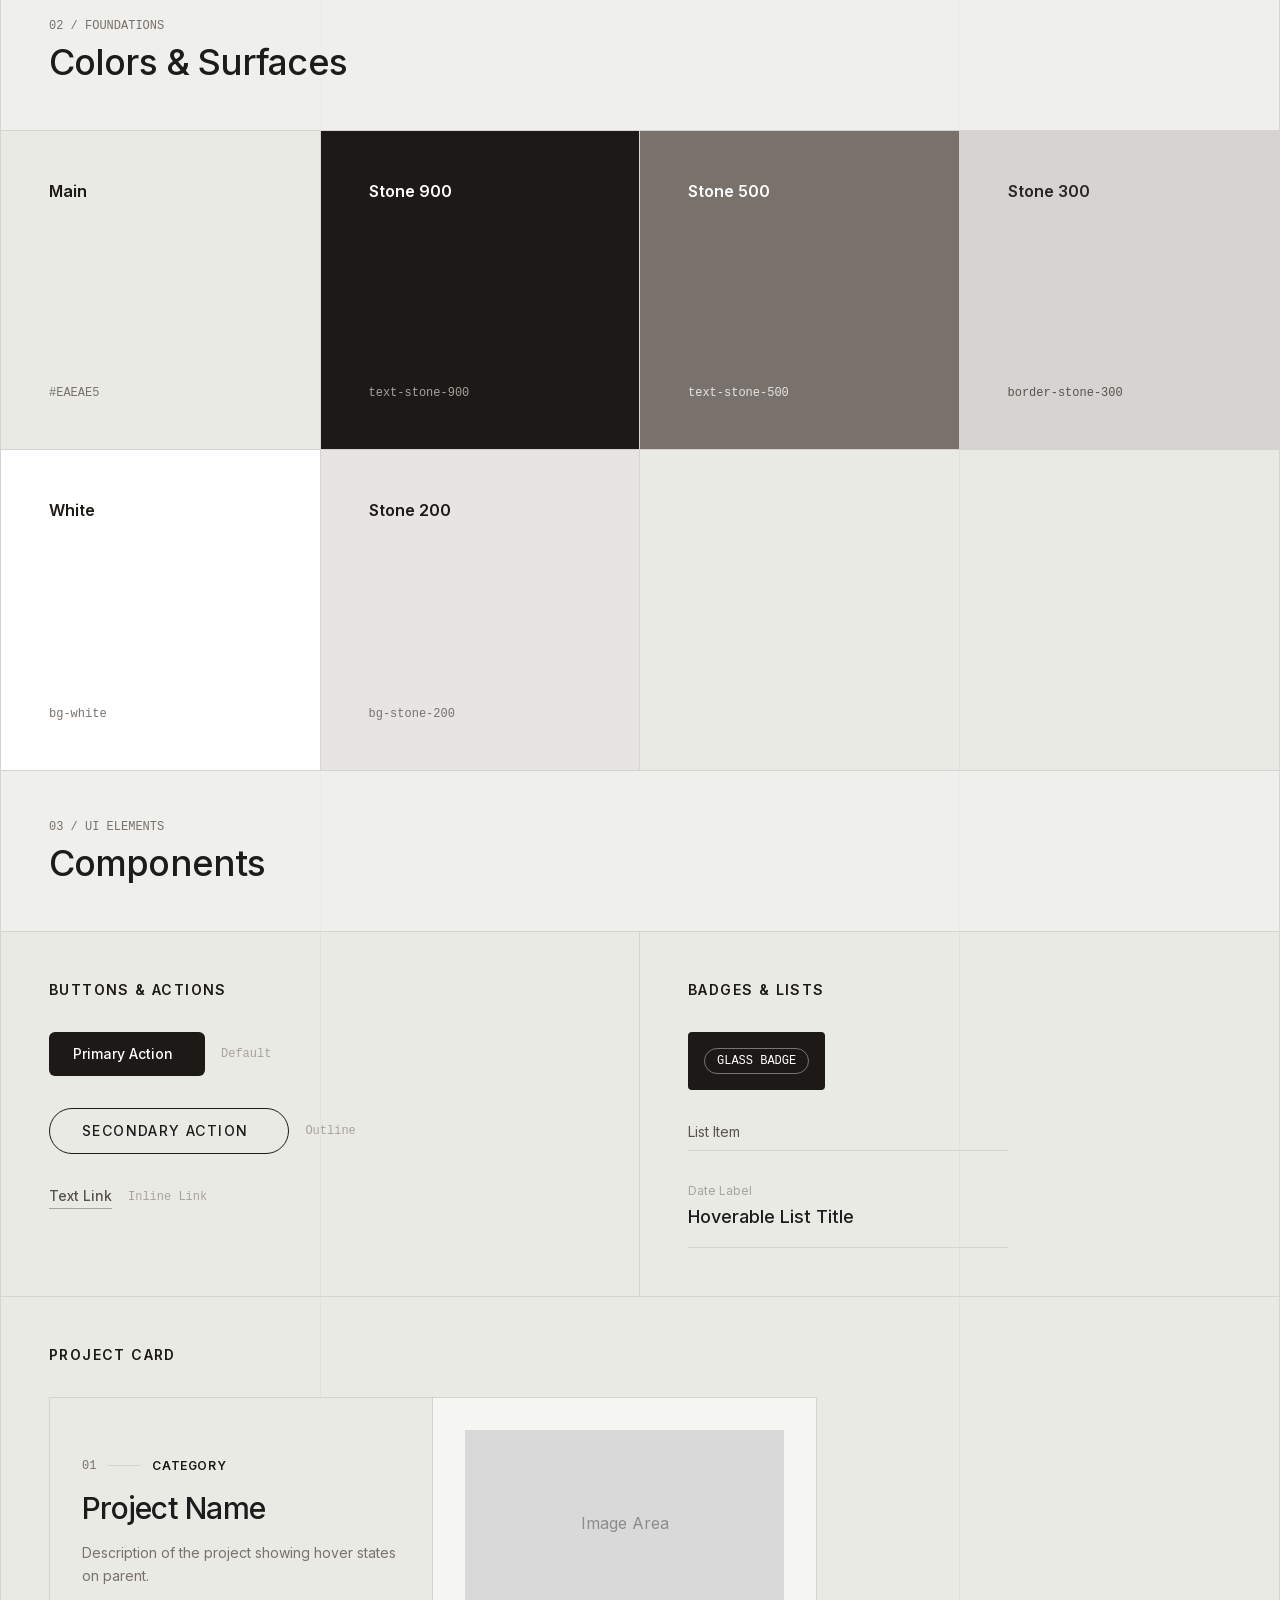
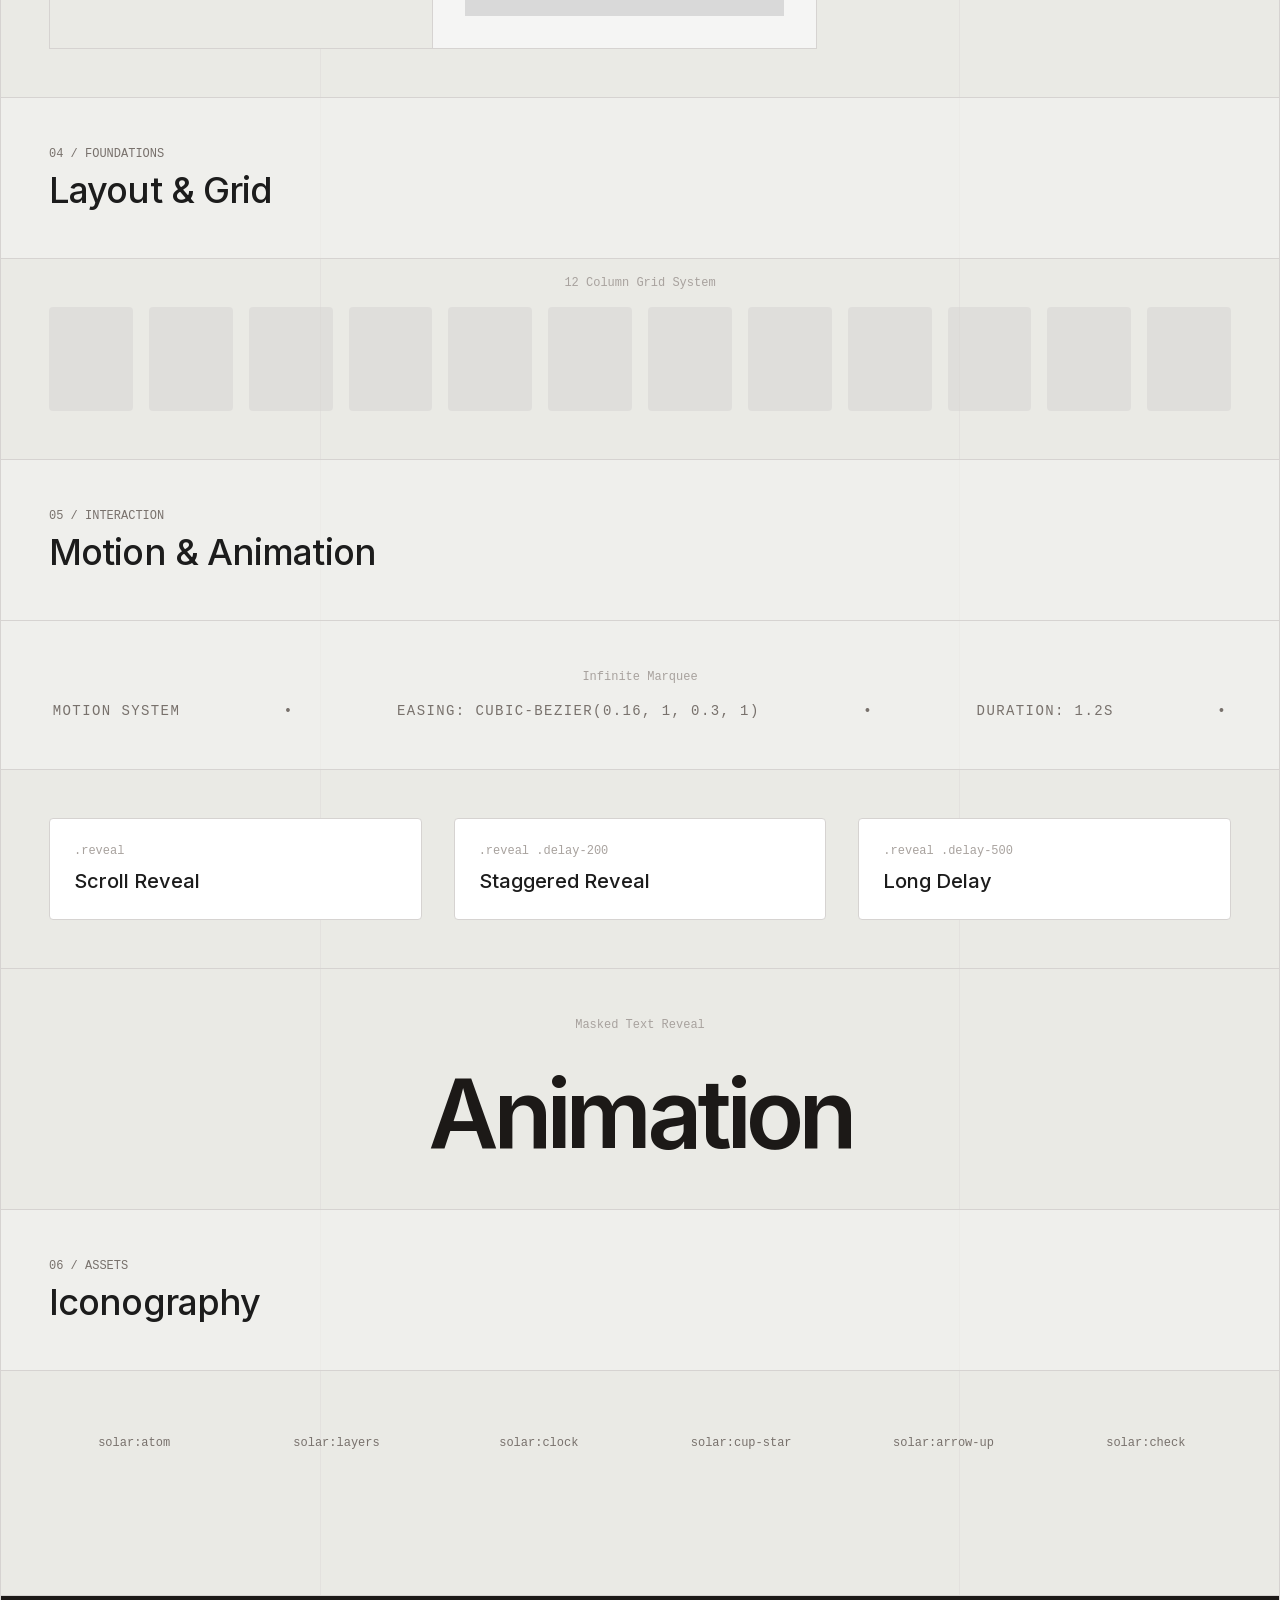
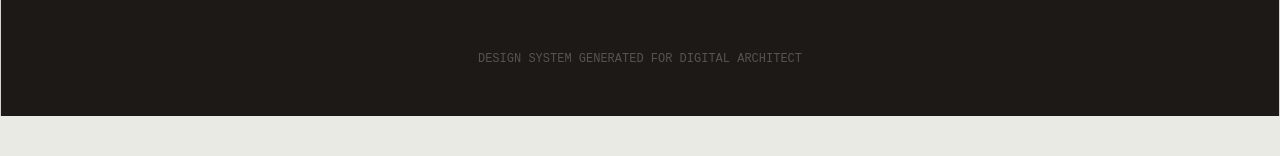
<file: assets/templates/digital-architect.aura.build/design-system.html>
<!DOCTYPE html>
<html class="scroll-smooth" lang="en">

<head>
    <meta charset="utf-8" />
    <meta content="width=device-width, initial-scale=1.0" name="viewport" />
    <title>Design System - Digital Architect</title>
    <script src="assets/resource_3fa48481346f.js"></script>
    <script src="assets/iconify-icon_d39ffc6e4c56.js"></script>
    <link href="assets/css2_19fd9cc6b396.css" rel="stylesheet" />
    <style>
        body {
            font-family: 'Inter', sans-serif;
            background-color: #EAEAE5;
            color: #1C1C1C;
            overflow-x: hidden;
        }

        /* Base Reveal Animation (Scroll triggered) */
        .reveal {
            opacity: 0;
            transform: translateY(2rem);
            transition: all 1s cubic-bezier(0.16, 1, 0.3, 1);
        }

        .reveal.active {
            opacity: 1;
            transform: translateY(0);
        }

        /* Masked Text Reveal (For Hero Title) */
        .text-reveal-wrapper {
            overflow: hidden;
            display: inline-block;
            vertical-align: bottom;
        }

        .text-reveal-content {
            transform: translateY(110%);
            opacity: 0;
            transition: transform 1.2s cubic-bezier(0.16, 1, 0.3, 1), opacity 1.2s ease;
            display: block;
        }

        .reveal-active .text-reveal-content {
            transform: translateY(0);
            opacity: 1;
        }

        /* Stagger Delays */
        .delay-100 {
            transition-delay: 0.1s;
        }

        .delay-200 {
            transition-delay: 0.2s;
        }

        .delay-300 {
            transition-delay: 0.3s;
        }

        .delay-500 {
            transition-delay: 0.5s;
        }

        .delay-700 {
            transition-delay: 0.7s;
        }

        /* Carousel Fade & Ken Burns */
        .carousel-slide {
            position: absolute;
            inset: 0;
            transition: opacity 1.5s ease-in-out;
            opacity: 0;
            overflow: hidden;
        }

        .carousel-slide.active {
            opacity: 1;
        }

        .carousel-slide img {
            transform: scale(1);
            transition: transform 10s ease-out;
        }

        .carousel-slide.active img {
            transform: scale(1.1);
        }

        /* Marquee Animation */
        @keyframes marquee {
            0% {
                transform: translateX(0);
            }

            100% {
                transform: translateX(-50%);
            }
        }

        .animate-marquee {
            display: inline-block;
            padding-left: 100%;
            animation: marquee 30s linear infinite;
        }

        /* Add a clone to the HTML for seamless loop or use padding method */
        .marquee-container {
            display: flex;
            overflow: hidden;
            user-select: none;
        }

        .marquee-content {
            flex-shrink: 0;
            display: flex;
            justify-content: space-around;
            min-width: 100%;
            animation: scroll 40s linear infinite;
        }

        @keyframes scroll {
            from {
                transform: translateX(0);
            }

            to {
                transform: translateX(-100%);
            }
        }

        /* Nav Load Animation */
        .nav-load {
            opacity: 0;
            transform: translateY(-10px);
            transition: all 0.8s ease-out;
        }

        .nav-load.loaded {
            opacity: 1;
            transform: translateY(0);
        }

        /* Icon Alignment Fix */
        iconify-icon {
            display: inline-flex;
            align-items: center;
            justify-content: center;
            vertical-align: middle;
        }

        /* Utilities */
        .no-scrollbar::-webkit-scrollbar {
            display: none;
        }

        .parallax-element {
            will-change: transform;
        }
    </style>
</head>

<body class="antialiased min-h-screen selection:bg-stone-800 selection:text-white pb-10">
    <!-- Main Container -->
    <div class="max-w-[1400px] mx-auto border-x border-stone-300 relative bg-[#EAEAE5]">

        <!-- Vertical Grid Guide Lines -->
        <div class="absolute inset-0 pointer-events-none grid grid-cols-1 md:grid-cols-12 gap-0 z-0 h-full w-full">
            <div class="hidden md:block md:col-span-3 border-r border-stone-300/40 h-full"></div>
            <div class="hidden md:block md:col-span-6 border-r border-stone-300/40 h-full"></div>
            <div class="hidden md:block md:col-span-3 h-full"></div>
        </div>

        <!-- Navigation (System Nav) -->
        <header class="relative z-50 border-b border-stone-300 sticky top-0 bg-[#EAEAE5] nav-load">
            <div class="flex justify-between items-center px-4 md:px-6 py-5">
                <div class="flex items-center gap-6">
                    <a class="text-xs font-medium tracking-widest uppercase hover:text-stone-500 transition-colors"
                        href="#typography">Typography</a>
                    <a class="text-xs font-medium tracking-widest uppercase hover:text-stone-500 transition-colors"
                        href="#colors">Colors</a>
                    <a class="text-xs font-medium tracking-widest uppercase hidden md:block hover:text-stone-500 transition-colors"
                        href="#components">Components</a>
                </div>
                <div class="absolute left-1/2 -translate-x-1/2 flex items-center gap-2 group cursor-pointer">
                    <iconify-icon class="text-xl group-hover:rotate-180 transition-transform duration-700"
                        icon="solar:atom-linear"></iconify-icon>
                    <span class="font-bold tracking-tighter text-lg">SYSTEM</span>
                </div>
                <div class="flex items-center gap-6">
                    <a class="text-xs font-medium tracking-widest uppercase hidden md:block hover:text-stone-500 transition-colors"
                        href="#layout">Layout</a>
                    <a class="text-xs font-medium tracking-widest uppercase hover:text-stone-500 transition-colors"
                        href="#motion">Motion</a>
                    <a class="text-xs font-medium tracking-widest uppercase hover:text-stone-500 transition-colors"
                        href="index.html">Back to Site</a>
                </div>
            </div>
        </header>

        <!-- 0) Hero (Clone) -->
        <section class="relative z-10 grid grid-cols-1 md:grid-cols-12 border-b border-stone-300 min-h-[600px]">
            <!-- Hero Carousel -->
            <div
                class="col-span-1 md:col-span-9 border-b md:border-b-0 md:border-r border-stone-300 relative group overflow-hidden bg-stone-200">
                <div class="w-full h-full relative" id="hero-carousel">
                    <!-- Slide 1 -->
                    <div class="carousel-slide active">
                        <img class="w-full h-full object-cover grayscale contrast-125 parallax-img" data-speed="0.05"
                            src="assets/c7fa69dd-d7fb-48f2-a866-ef3663_f6b789593f38.webp" />
                    </div>
                </div>
                <div
                    class="absolute top-0 left-0 w-full h-full bg-gradient-to-b from-transparent to-stone-900/40 pointer-events-none">
                </div>
                <!-- Hero Text -->
                <div class="absolute bottom-6 left-6 md:bottom-10 md:left-10 text-white mix-blend-difference z-20">
                    <h1 class="text-6xl md:text-8xl font-semibold tracking-tighter leading-none mb-2" id="hero-title">
                        <span class="text-reveal-wrapper"><span
                                class="text-reveal-content delay-200">Design</span></span>
                        <span class="text-reveal-wrapper"><span
                                class="text-reveal-content delay-300">System</span></span>
                    </h1>
                    <div class="mt-6 flex items-center gap-4 reveal delay-500 hero-badge">
                        <span
                            class="px-3 py-1 border border-white/40 rounded-full text-xs font-mono uppercase backdrop-blur-md">v1.0</span>
                        <span
                            class="px-3 py-1 border border-white/40 rounded-full text-xs font-mono uppercase backdrop-blur-md">2024</span>
                    </div>
                </div>
            </div>
            <!-- Stats Column -->
            <div class="col-span-1 md:col-span-3 grid grid-rows-2 h-full min-h-[400px]">
                <!-- Stat 1 -->
                <div
                    class="row-span-1 border-b border-stone-300 p-8 flex flex-col justify-between reveal delay-500 hero-stat group hover:bg-white transition-colors">
                    <iconify-icon class="text-3xl text-stone-400 group-hover:text-stone-800 transition-colors"
                        icon="solar:layers-minimalistic-linear"></iconify-icon>
                    <div>
                        <h2 class="text-5xl font-medium tracking-tighter">14</h2>
                        <span class="text-xs font-mono text-stone-500 mt-1 block">COMPONENTS</span>
                    </div>
                </div>
                <!-- Stat 2 -->
                <div
                    class="row-span-1 p-8 flex flex-col justify-between reveal delay-700 hero-stat group hover:bg-white transition-colors relative overflow-hidden">
                    <iconify-icon class="text-3xl text-stone-400 group-hover:text-stone-800 transition-colors"
                        icon="solar:palette-linear"></iconify-icon>
                    <div>
                        <h2 class="text-5xl font-medium tracking-tighter">05</h2>
                        <span class="text-xs font-mono text-stone-500 mt-1 block">COLOR TOKENS</span>
                    </div>
                    <div class="absolute top-4 right-4 animate-spin-slow">
                        <iconify-icon
                            class="text-stone-200 text-6xl opacity-0 group-hover:opacity-100 transition-opacity duration-700"
                            icon="solar:star-fall-linear"></iconify-icon>
                    </div>
                </div>
            </div>
        </section>

        <!-- 1) Typography -->
        <section id="typography" class="relative z-10 border-b border-stone-300">
            <div class="p-8 md:p-12 border-b border-stone-300 bg-stone-100/50">
                <span class="text-xs font-mono uppercase text-stone-500 block mb-2">01 / Foundations</span>
                <h2 class="text-4xl font-medium tracking-tight">Typography</h2>
            </div>

            <div class="grid grid-cols-1">
                <!-- Heading 1 -->
                <div class="grid grid-cols-1 md:grid-cols-12 border-b border-stone-300 p-8 md:p-12 items-baseline">
                    <div class="col-span-3 text-xs font-mono text-stone-400 uppercase tracking-widest mb-4 md:mb-0">
                        Display H1</div>
                    <div class="col-span-7">
                        <h1 class="text-6xl md:text-8xl font-semibold tracking-tighter leading-none text-stone-900">
                            Digital Architect
                        </h1>
                    </div>
                    <div class="col-span-2 text-right text-xs font-mono text-stone-400">
                        6rem / 1
                    </div>
                </div>

                <!-- Heading 2 -->
                <div class="grid grid-cols-1 md:grid-cols-12 border-b border-stone-300 p-8 md:p-12 items-baseline">
                    <div class="col-span-3 text-xs font-mono text-stone-400 uppercase tracking-widest mb-4 md:mb-0">
                        Heading H2</div>
                    <div class="col-span-7">
                        <h2 class="text-5xl font-medium tracking-tighter text-stone-900">
                            Design & Strategy
                        </h2>
                    </div>
                    <div class="col-span-2 text-right text-xs font-mono text-stone-400">
                        3rem / Tight
                    </div>
                </div>

                <!-- Heading 3 -->
                <div class="grid grid-cols-1 md:grid-cols-12 border-b border-stone-300 p-8 md:p-12 items-baseline">
                    <div class="col-span-3 text-xs font-mono text-stone-400 uppercase tracking-widest mb-4 md:mb-0">
                        Heading H3</div>
                    <div class="col-span-7">
                        <h3 class="text-4xl font-medium tracking-tight text-stone-900">
                            Case Studies
                        </h3>
                    </div>
                    <div class="col-span-2 text-right text-xs font-mono text-stone-400">
                        2.25rem / Tight
                    </div>
                </div>

                <!-- Body / Paragraph -->
                <div class="grid grid-cols-1 md:grid-cols-12 border-b border-stone-300 p-8 md:p-12 items-baseline">
                    <div class="col-span-3 text-xs font-mono text-stone-400 uppercase tracking-widest mb-4 md:mb-0">Body
                        Large</div>
                    <div class="col-span-7">
                        <p class="text-lg leading-relaxed text-stone-800">
                            Thoughts on the intersection of design, technology, and human psychology. Exploring how we
                            can build better tools for thought.
                        </p>
                    </div>
                    <div class="col-span-2 text-right text-xs font-mono text-stone-400">
                        1.125rem / Relaxed
                    </div>
                </div>

                <!-- Meta / Labels -->
                <div class="grid grid-cols-1 md:grid-cols-12 p-8 md:p-12 items-baseline">
                    <div class="col-span-3 text-xs font-mono text-stone-400 uppercase tracking-widest mb-4 md:mb-0">
                        Label / Mono</div>
                    <div class="col-span-7">
                        <span class="text-xs font-mono uppercase tracking-widest text-stone-500">
                            Currently available for Q4 2024
                        </span>
                    </div>
                    <div class="col-span-2 text-right text-xs font-mono text-stone-400">
                        0.75rem / Widest
                    </div>
                </div>
            </div>
        </section>

        <!-- 2) Colors & Surfaces -->
        <section id="colors" class="relative z-10 border-b border-stone-300">
            <div class="p-8 md:p-12 border-b border-stone-300 bg-stone-100/50">
                <span class="text-xs font-mono uppercase text-stone-500 block mb-2">02 / Foundations</span>
                <h2 class="text-4xl font-medium tracking-tight">Colors & Surfaces</h2>
            </div>

            <div class="grid grid-cols-2 md:grid-cols-4">
                <!-- Background Main -->
                <div
                    class="col-span-1 p-8 md:p-12 border-r border-b border-stone-300 bg-[#EAEAE5] flex flex-col justify-between aspect-square">
                    <div class="text-stone-900 font-bold">Main</div>
                    <div class="font-mono text-xs text-stone-500">#EAEAE5</div>
                </div>
                <!-- Stone 900 -->
                <div
                    class="col-span-1 p-8 md:p-12 border-r border-b border-stone-300 bg-stone-900 flex flex-col justify-between aspect-square">
                    <div class="text-white font-bold">Stone 900</div>
                    <div class="font-mono text-xs text-stone-400">text-stone-900</div>
                </div>
                <!-- Stone 500 -->
                <div
                    class="col-span-1 p-8 md:p-12 border-r border-b border-stone-300 bg-stone-500 flex flex-col justify-between aspect-square">
                    <div class="text-white font-bold">Stone 500</div>
                    <div class="font-mono text-xs text-stone-200">text-stone-500</div>
                </div>
                <!-- Stone 300 -->
                <div
                    class="col-span-1 p-8 md:p-12 border-b border-stone-300 bg-stone-300 flex flex-col justify-between aspect-square">
                    <div class="text-stone-800 font-bold">Stone 300</div>
                    <div class="font-mono text-xs text-stone-600">border-stone-300</div>
                </div>
                <!-- White -->
                <div
                    class="col-span-1 p-8 md:p-12 border-r border-stone-300 bg-white flex flex-col justify-between aspect-square">
                    <div class="text-stone-900 font-bold">White</div>
                    <div class="font-mono text-xs text-stone-500">bg-white</div>
                </div>
                <!-- Stone 200 -->
                <div
                    class="col-span-1 p-8 md:p-12 border-r border-stone-300 bg-stone-200 flex flex-col justify-between aspect-square">
                    <div class="text-stone-900 font-bold">Stone 200</div>
                    <div class="font-mono text-xs text-stone-500">bg-stone-200</div>
                </div>
            </div>
        </section>

        <!-- 3) UI Components -->
        <section id="components" class="relative z-10 border-b border-stone-300">
            <div class="p-8 md:p-12 border-b border-stone-300 bg-stone-100/50">
                <span class="text-xs font-mono uppercase text-stone-500 block mb-2">03 / UI Elements</span>
                <h2 class="text-4xl font-medium tracking-tight">Components</h2>
            </div>

            <div class="grid grid-cols-1 md:grid-cols-2">

                <!-- Buttons & Links -->
                <div class="p-8 md:p-12 border-b md:border-b-0 md:border-r border-stone-300">
                    <h3 class="text-sm font-bold uppercase tracking-widest text-stone-900 mb-8">Buttons & Actions</h3>
                    <div class="space-y-8">

                        <!-- Primary Button -->
                        <div class="flex items-center gap-4">
                            <button
                                class="px-6 py-3 bg-stone-900 text-white rounded-md text-sm font-medium hover:bg-stone-700 transition-all flex items-center gap-2 group">
                                Primary Action
                                <iconify-icon class="text-lg group-hover:translate-y-1 transition-transform"
                                    icon="solar:file-download-linear"></iconify-icon>
                            </button>
                            <span class="text-xs font-mono text-stone-400">Default</span>
                        </div>

                        <!-- Outline / Pill Button -->
                        <div class="flex items-center gap-4">
                            <a class="inline-flex items-center gap-2 text-sm font-medium uppercase tracking-widest border border-stone-900 rounded-full px-8 py-3 hover:bg-stone-900 hover:text-white transition-all"
                                href="#">
                                Secondary Action
                                <iconify-icon class="text-lg" icon="solar:arrow-right-linear"></iconify-icon>
                            </a>
                            <span class="text-xs font-mono text-stone-400">Outline</span>
                        </div>

                        <!-- Link -->
                        <div class="flex items-center gap-4">
                            <a class="text-sm font-medium text-stone-600 hover:text-stone-900 border-b border-stone-400 hover:border-stone-900 pb-0.5 transition-colors"
                                href="#">Text Link</a>
                            <span class="text-xs font-mono text-stone-400">Inline Link</span>
                        </div>
                    </div>
                </div>

                <!-- Badges & Lists -->
                <div class="p-8 md:p-12">
                    <h3 class="text-sm font-bold uppercase tracking-widest text-stone-900 mb-8">Badges & Lists</h3>

                    <div class="space-y-8">
                        <!-- Glass Badge -->
                        <div class="flex items-center gap-4 bg-stone-900 p-4 rounded max-w-max">
                            <span
                                class="px-3 py-1 border border-white/40 rounded-full text-xs font-mono uppercase backdrop-blur-md text-white">Glass
                                Badge</span>
                        </div>

                        <!-- Check List Item -->
                        <div class="max-w-xs">
                            <div class="flex items-center justify-between border-b border-stone-300 pb-2">
                                <span class="text-sm text-stone-600">List Item</span>
                                <iconify-icon class="text-stone-400 text-lg"
                                    icon="solar:check-circle-linear"></iconify-icon>
                            </div>
                        </div>

                        <!-- Journal Item -->
                        <div class="max-w-xs">
                            <a class="group flex items-start justify-between border-b border-stone-300 pb-4" href="#">
                                <div>
                                    <span class="text-xs text-stone-400 mb-1 block">Date Label</span>
                                    <h4 class="text-lg font-medium group-hover:text-stone-600 transition-colors">
                                        Hoverable List Title</h4>
                                </div>
                                <iconify-icon class="text-stone-300 text-xl group-hover:text-stone-900 transition-all"
                                    icon="solar:arrow-right-up-linear"></iconify-icon>
                            </a>
                        </div>
                    </div>
                </div>
            </div>

            <!-- Cards -->
            <div class="border-t border-stone-300">
                <div class="p-8 md:p-12">
                    <h3 class="text-sm font-bold uppercase tracking-widest text-stone-900 mb-8">Project Card</h3>

                    <!-- Card Instance -->
                    <div
                        class="group border border-stone-300 bg-[#EAEAE5] hover:bg-white transition-colors duration-500 cursor-pointer overflow-hidden max-w-3xl">
                        <div class="grid grid-cols-1 md:grid-cols-2 min-h-[250px]">
                            <div
                                class="col-span-1 p-8 flex flex-col justify-center border-r border-stone-300/0 md:border-stone-300">
                                <div class="flex items-center gap-3 mb-4">
                                    <span class="text-xs font-mono text-stone-500">01</span>
                                    <div class="h-px w-8 bg-stone-300"></div>
                                    <span
                                        class="text-xs font-bold uppercase tracking-wider text-stone-900">Category</span>
                                </div>
                                <h4
                                    class="text-3xl font-medium tracking-tight mb-4 group-hover:translate-x-2 transition-transform duration-500">
                                    Project Name</h4>
                                <p class="text-stone-500 text-sm leading-relaxed">Description of the project showing
                                    hover states on parent.</p>
                            </div>
                            <div class="col-span-1 relative overflow-hidden bg-stone-100">
                                <div class="absolute inset-0 flex items-center justify-center p-8">
                                    <div
                                        class="w-full h-full bg-stone-300 grayscale opacity-80 group-hover:scale-105 group-hover:grayscale-0 transition-all duration-700 flex items-center justify-center text-stone-500">
                                        Image Area
                                    </div>
                                </div>
                            </div>
                        </div>
                    </div>

                </div>
            </div>
        </section>

        <!-- 4) Layout & Spacing -->
        <section id="layout" class="relative z-10 border-b border-stone-300">
            <div class="p-8 md:p-12 border-b border-stone-300 bg-stone-100/50">
                <span class="text-xs font-mono uppercase text-stone-500 block mb-2">04 / Foundations</span>
                <h2 class="text-4xl font-medium tracking-tight">Layout & Grid</h2>
            </div>

            <div class="p-8 md:p-12 grid grid-cols-12 gap-4 h-[200px] relative">
                <div class="col-span-12 text-center text-xs font-mono text-stone-400 mb-4 absolute top-4 left-0 w-full">
                    12 Column Grid System</div>

                <div class="col-span-1 bg-stone-300/50 h-full rounded"></div>
                <div class="col-span-1 bg-stone-300/50 h-full rounded"></div>
                <div class="col-span-1 bg-stone-300/50 h-full rounded"></div>
                <div class="col-span-1 bg-stone-300/50 h-full rounded"></div>
                <div class="col-span-1 bg-stone-300/50 h-full rounded"></div>
                <div class="col-span-1 bg-stone-300/50 h-full rounded"></div>
                <div class="col-span-1 bg-stone-300/50 h-full rounded"></div>
                <div class="col-span-1 bg-stone-300/50 h-full rounded"></div>
                <div class="col-span-1 bg-stone-300/50 h-full rounded"></div>
                <div class="col-span-1 bg-stone-300/50 h-full rounded"></div>
                <div class="col-span-1 bg-stone-300/50 h-full rounded"></div>
                <div class="col-span-1 bg-stone-300/50 h-full rounded"></div>
            </div>
        </section>

        <!-- 5) Motion -->
        <section id="motion" class="relative z-10 border-b border-stone-300 overflow-hidden">
            <div class="p-8 md:p-12 border-b border-stone-300 bg-stone-100/50">
                <span class="text-xs font-mono uppercase text-stone-500 block mb-2">05 / Interaction</span>
                <h2 class="text-4xl font-medium tracking-tight">Motion & Animation</h2>
            </div>

            <!-- Marquee -->
            <div class="py-12 border-b border-stone-300 bg-stone-100/50">
                <div class="text-center text-xs font-mono text-stone-400 mb-4">Infinite Marquee</div>
                <div class="marquee-container">
                    <div class="marquee-content">
                        <span class="text-sm font-mono uppercase tracking-widest text-stone-500 mx-8">Motion
                            System</span>
                        <span class="text-sm font-mono uppercase tracking-widest text-stone-500 mx-8">•</span>
                        <span class="text-sm font-mono uppercase tracking-widest text-stone-500 mx-8">Easing:
                            cubic-bezier(0.16, 1, 0.3, 1)</span>
                        <span class="text-sm font-mono uppercase tracking-widest text-stone-500 mx-8">•</span>
                        <span class="text-sm font-mono uppercase tracking-widest text-stone-500 mx-8">Duration:
                            1.2s</span>
                        <span class="text-sm font-mono uppercase tracking-widest text-stone-500 mx-8">•</span>
                    </div>
                    <!-- Duplicate -->
                    <div class="marquee-content">
                        <span class="text-sm font-mono uppercase tracking-widest text-stone-500 mx-8">Motion
                            System</span>
                        <span class="text-sm font-mono uppercase tracking-widest text-stone-500 mx-8">•</span>
                        <span class="text-sm font-mono uppercase tracking-widest text-stone-500 mx-8">Easing:
                            cubic-bezier(0.16, 1, 0.3, 1)</span>
                        <span class="text-sm font-mono uppercase tracking-widest text-stone-500 mx-8">•</span>
                        <span class="text-sm font-mono uppercase tracking-widest text-stone-500 mx-8">Duration:
                            1.2s</span>
                        <span class="text-sm font-mono uppercase tracking-widest text-stone-500 mx-8">•</span>
                    </div>
                </div>
            </div>

            <!-- Reveal Examples -->
            <div class="p-8 md:p-12 grid grid-cols-1 md:grid-cols-3 gap-8">
                <div class="p-6 border border-stone-300 rounded bg-white reveal">
                    <span class="text-xs font-mono text-stone-400 block mb-2">.reveal</span>
                    <h4 class="text-xl font-medium">Scroll Reveal</h4>
                </div>
                <div class="p-6 border border-stone-300 rounded bg-white reveal delay-200">
                    <span class="text-xs font-mono text-stone-400 block mb-2">.reveal .delay-200</span>
                    <h4 class="text-xl font-medium">Staggered Reveal</h4>
                </div>
                <div class="p-6 border border-stone-300 rounded bg-white reveal delay-500">
                    <span class="text-xs font-mono text-stone-400 block mb-2">.reveal .delay-500</span>
                    <h4 class="text-xl font-medium">Long Delay</h4>
                </div>
            </div>

            <!-- Text Reveal -->
            <div class="p-8 md:p-12 border-t border-stone-300 text-center">
                <span class="text-xs font-mono text-stone-400 block mb-8">Masked Text Reveal</span>
                <h2 class="text-6xl md:text-8xl font-semibold tracking-tighter leading-none text-stone-900">
                    <span class="text-reveal-wrapper"><span class="text-reveal-content">Animation</span></span>
                </h2>
            </div>
        </section>

        <!-- 6) Icons -->
        <section class="relative z-10 border-b border-stone-300 pb-24">
            <div class="p-8 md:p-12 border-b border-stone-300 bg-stone-100/50">
                <span class="text-xs font-mono uppercase text-stone-500 block mb-2">06 / Assets</span>
                <h2 class="text-4xl font-medium tracking-tight">Iconography</h2>
            </div>

            <div class="p-8 md:p-12 grid grid-cols-2 md:grid-cols-6 gap-8 justify-items-center">
                <div class="flex flex-col items-center gap-4">
                    <iconify-icon class="text-3xl text-stone-800" icon="solar:atom-linear"></iconify-icon>
                    <span class="text-xs font-mono text-stone-500">solar:atom</span>
                </div>
                <div class="flex flex-col items-center gap-4">
                    <iconify-icon class="text-3xl text-stone-800"
                        icon="solar:layers-minimalistic-linear"></iconify-icon>
                    <span class="text-xs font-mono text-stone-500">solar:layers</span>
                </div>
                <div class="flex flex-col items-center gap-4">
                    <iconify-icon class="text-3xl text-stone-800" icon="solar:clock-circle-linear"></iconify-icon>
                    <span class="text-xs font-mono text-stone-500">solar:clock</span>
                </div>
                <div class="flex flex-col items-center gap-4">
                    <iconify-icon class="text-3xl text-stone-800" icon="solar:cup-star-linear"></iconify-icon>
                    <span class="text-xs font-mono text-stone-500">solar:cup-star</span>
                </div>
                <div class="flex flex-col items-center gap-4">
                    <iconify-icon class="text-3xl text-stone-800" icon="solar:arrow-right-up-linear"></iconify-icon>
                    <span class="text-xs font-mono text-stone-500">solar:arrow-up</span>
                </div>
                <div class="flex flex-col items-center gap-4">
                    <iconify-icon class="text-3xl text-stone-800" icon="solar:check-circle-linear"></iconify-icon>
                    <span class="text-xs font-mono text-stone-500">solar:check</span>
                </div>
            </div>
        </section>

        <!-- Footer -->
        <footer class="relative z-10 bg-stone-900 text-stone-200 py-12 text-center">
            <span class="text-xs font-mono uppercase text-stone-600">Design System Generated for Digital
                Architect</span>
        </footer>

    </div>

    <script>
        // Intersection Observer for Reveals (Re-used from original)
        document.addEventListener('DOMContentLoaded', () => {

            // 1. Initial Hero Animations
            setTimeout(() => {
                document.querySelector('header').classList.add('loaded');
            }, 100);

            setTimeout(() => {
                const heroTitle = document.getElementById('hero-title');
                if (heroTitle) heroTitle.classList.add('reveal-active');
            }, 500);

            setTimeout(() => {
                document.querySelectorAll('.hero-badge, .hero-stat').forEach(el => {
                    el.classList.add('active');
                });
            }, 500);

            // 2. Scroll Observer
            const observerOptions = {
                root: null,
                rootMargin: '0px',
                threshold: 0.15
            };

            const observer = new IntersectionObserver((entries) => {
                entries.forEach(entry => {
                    if (entry.isIntersecting) {
                        entry.target.classList.add('active');
                        // Add reveal-active to children if they exist (for text reveals)
                        const textWrappers = entry.target.querySelectorAll('.text-reveal-wrapper');
                        if (textWrappers.length > 0 || entry.target.classList.contains('text-reveal-wrapper')) {
                            entry.target.classList.add('reveal-active');
                        }
                        // Handle internal text reveal wrappers specifically (like the Motion section h2)
                        if (entry.target.tagName === 'H2' || entry.target.tagName === 'H1') {
                            entry.target.classList.add('reveal-active');
                        }
                    }
                });
            }, observerOptions);

            document.querySelectorAll('.reveal').forEach(el => observer.observe(el));

            // Observe custom text reveal sections if they are not inside a .reveal container
            document.querySelectorAll('h1, h2').forEach(el => {
                if (el.querySelector('.text-reveal-content')) observer.observe(el);
            });

            // 3. Carousel Logic
            const slides = document.querySelectorAll('.carousel-slide');
            let currentSlide = 0;
            if (slides.length > 0) {
                setInterval(() => {
                    slides[currentSlide].classList.remove('active');
                    currentSlide = (currentSlide + 1) % slides.length;
                    slides[currentSlide].classList.add('active');
                }, 5000);
            }


            // 4. Parallax Logic
            window.addEventListener('scroll', () => {
                const scrolled = window.scrollY;
                document.querySelectorAll('.parallax-img').forEach((el) => {
                    const speed = el.dataset.speed || 0.1;
                    el.style.transform = `translateY(${scrolled * speed}px)`;
                });
            });
        });
    </script>
</body>

</html>
</file>
<file: assets/templates/animations-gemini/assets/css2_d532a689d235.css>
/* cyrillic-ext */
@font-face {
  font-family: 'Inter';
  font-style: normal;
  font-weight: 200;
  font-display: swap;
  src: url("UcC73FwrK3iLTeHuS_nVMrMxCp50Sj_7249155f7a06.woff2") format('woff2');
  unicode-range: U+0460-052F, U+1C80-1C8A, U+20B4, U+2DE0-2DFF, U+A640-A69F, U+FE2E-FE2F;
}
/* cyrillic */
@font-face {
  font-family: 'Inter';
  font-style: normal;
  font-weight: 200;
  font-display: swap;
  src: url("UcC73FwrK3iLTeHuS_nVMrMxCp50Sj_e34c5f1bf15e.woff2") format('woff2');
  unicode-range: U+0301, U+0400-045F, U+0490-0491, U+04B0-04B1, U+2116;
}
/* greek-ext */
@font-face {
  font-family: 'Inter';
  font-style: normal;
  font-weight: 200;
  font-display: swap;
  src: url("UcC73FwrK3iLTeHuS_nVMrMxCp50Sj_6e1a6b2b96f4.woff2") format('woff2');
  unicode-range: U+1F00-1FFF;
}
/* greek */
@font-face {
  font-family: 'Inter';
  font-style: normal;
  font-weight: 200;
  font-display: swap;
  src: url("UcC73FwrK3iLTeHuS_nVMrMxCp50Sj_656bbed6cec3.woff2") format('woff2');
  unicode-range: U+0370-0377, U+037A-037F, U+0384-038A, U+038C, U+038E-03A1, U+03A3-03FF;
}
/* vietnamese */
@font-face {
  font-family: 'Inter';
  font-style: normal;
  font-weight: 200;
  font-display: swap;
  src: url("UcC73FwrK3iLTeHuS_nVMrMxCp50Sj_fc83e07548c4.woff2") format('woff2');
  unicode-range: U+0102-0103, U+0110-0111, U+0128-0129, U+0168-0169, U+01A0-01A1, U+01AF-01B0, U+0300-0301, U+0303-0304, U+0308-0309, U+0323, U+0329, U+1EA0-1EF9, U+20AB;
}
/* latin-ext */
@font-face {
  font-family: 'Inter';
  font-style: normal;
  font-weight: 200;
  font-display: swap;
  src: url("UcC73FwrK3iLTeHuS_nVMrMxCp50Sj_749a308406a6.woff2") format('woff2');
  unicode-range: U+0100-02BA, U+02BD-02C5, U+02C7-02CC, U+02CE-02D7, U+02DD-02FF, U+0304, U+0308, U+0329, U+1D00-1DBF, U+1E00-1E9F, U+1EF2-1EFF, U+2020, U+20A0-20AB, U+20AD-20C0, U+2113, U+2C60-2C7F, U+A720-A7FF;
}
/* latin */
@font-face {
  font-family: 'Inter';
  font-style: normal;
  font-weight: 200;
  font-display: swap;
  src: url("UcC73FwrK3iLTeHuS_nVMrMxCp50Sj_1ab1ad55902b.woff2") format('woff2');
  unicode-range: U+0000-00FF, U+0131, U+0152-0153, U+02BB-02BC, U+02C6, U+02DA, U+02DC, U+0304, U+0308, U+0329, U+2000-206F, U+20AC, U+2122, U+2191, U+2193, U+2212, U+2215, U+FEFF, U+FFFD;
}
/* cyrillic-ext */
@font-face {
  font-family: 'Inter';
  font-style: normal;
  font-weight: 300;
  font-display: swap;
  src: url("UcC73FwrK3iLTeHuS_nVMrMxCp50Sj_7249155f7a06.woff2") format('woff2');
  unicode-range: U+0460-052F, U+1C80-1C8A, U+20B4, U+2DE0-2DFF, U+A640-A69F, U+FE2E-FE2F;
}
/* cyrillic */
@font-face {
  font-family: 'Inter';
  font-style: normal;
  font-weight: 300;
  font-display: swap;
  src: url("UcC73FwrK3iLTeHuS_nVMrMxCp50Sj_e34c5f1bf15e.woff2") format('woff2');
  unicode-range: U+0301, U+0400-045F, U+0490-0491, U+04B0-04B1, U+2116;
}
/* greek-ext */
@font-face {
  font-family: 'Inter';
  font-style: normal;
  font-weight: 300;
  font-display: swap;
  src: url("UcC73FwrK3iLTeHuS_nVMrMxCp50Sj_6e1a6b2b96f4.woff2") format('woff2');
  unicode-range: U+1F00-1FFF;
}
/* greek */
@font-face {
  font-family: 'Inter';
  font-style: normal;
  font-weight: 300;
  font-display: swap;
  src: url("UcC73FwrK3iLTeHuS_nVMrMxCp50Sj_656bbed6cec3.woff2") format('woff2');
  unicode-range: U+0370-0377, U+037A-037F, U+0384-038A, U+038C, U+038E-03A1, U+03A3-03FF;
}
/* vietnamese */
@font-face {
  font-family: 'Inter';
  font-style: normal;
  font-weight: 300;
  font-display: swap;
  src: url("UcC73FwrK3iLTeHuS_nVMrMxCp50Sj_fc83e07548c4.woff2") format('woff2');
  unicode-range: U+0102-0103, U+0110-0111, U+0128-0129, U+0168-0169, U+01A0-01A1, U+01AF-01B0, U+0300-0301, U+0303-0304, U+0308-0309, U+0323, U+0329, U+1EA0-1EF9, U+20AB;
}
/* latin-ext */
@font-face {
  font-family: 'Inter';
  font-style: normal;
  font-weight: 300;
  font-display: swap;
  src: url("UcC73FwrK3iLTeHuS_nVMrMxCp50Sj_749a308406a6.woff2") format('woff2');
  unicode-range: U+0100-02BA, U+02BD-02C5, U+02C7-02CC, U+02CE-02D7, U+02DD-02FF, U+0304, U+0308, U+0329, U+1D00-1DBF, U+1E00-1E9F, U+1EF2-1EFF, U+2020, U+20A0-20AB, U+20AD-20C0, U+2113, U+2C60-2C7F, U+A720-A7FF;
}
/* latin */
@font-face {
  font-family: 'Inter';
  font-style: normal;
  font-weight: 300;
  font-display: swap;
  src: url("UcC73FwrK3iLTeHuS_nVMrMxCp50Sj_1ab1ad55902b.woff2") format('woff2');
  unicode-range: U+0000-00FF, U+0131, U+0152-0153, U+02BB-02BC, U+02C6, U+02DA, U+02DC, U+0304, U+0308, U+0329, U+2000-206F, U+20AC, U+2122, U+2191, U+2193, U+2212, U+2215, U+FEFF, U+FFFD;
}
/* cyrillic-ext */
@font-face {
  font-family: 'Inter';
  font-style: normal;
  font-weight: 400;
  font-display: swap;
  src: url("UcC73FwrK3iLTeHuS_nVMrMxCp50Sj_7249155f7a06.woff2") format('woff2');
  unicode-range: U+0460-052F, U+1C80-1C8A, U+20B4, U+2DE0-2DFF, U+A640-A69F, U+FE2E-FE2F;
}
/* cyrillic */
@font-face {
  font-family: 'Inter';
  font-style: normal;
  font-weight: 400;
  font-display: swap;
  src: url("UcC73FwrK3iLTeHuS_nVMrMxCp50Sj_e34c5f1bf15e.woff2") format('woff2');
  unicode-range: U+0301, U+0400-045F, U+0490-0491, U+04B0-04B1, U+2116;
}
/* greek-ext */
@font-face {
  font-family: 'Inter';
  font-style: normal;
  font-weight: 400;
  font-display: swap;
  src: url("UcC73FwrK3iLTeHuS_nVMrMxCp50Sj_6e1a6b2b96f4.woff2") format('woff2');
  unicode-range: U+1F00-1FFF;
}
/* greek */
@font-face {
  font-family: 'Inter';
  font-style: normal;
  font-weight: 400;
  font-display: swap;
  src: url("UcC73FwrK3iLTeHuS_nVMrMxCp50Sj_656bbed6cec3.woff2") format('woff2');
  unicode-range: U+0370-0377, U+037A-037F, U+0384-038A, U+038C, U+038E-03A1, U+03A3-03FF;
}
/* vietnamese */
@font-face {
  font-family: 'Inter';
  font-style: normal;
  font-weight: 400;
  font-display: swap;
  src: url("UcC73FwrK3iLTeHuS_nVMrMxCp50Sj_fc83e07548c4.woff2") format('woff2');
  unicode-range: U+0102-0103, U+0110-0111, U+0128-0129, U+0168-0169, U+01A0-01A1, U+01AF-01B0, U+0300-0301, U+0303-0304, U+0308-0309, U+0323, U+0329, U+1EA0-1EF9, U+20AB;
}
/* latin-ext */
@font-face {
  font-family: 'Inter';
  font-style: normal;
  font-weight: 400;
  font-display: swap;
  src: url("UcC73FwrK3iLTeHuS_nVMrMxCp50Sj_749a308406a6.woff2") format('woff2');
  unicode-range: U+0100-02BA, U+02BD-02C5, U+02C7-02CC, U+02CE-02D7, U+02DD-02FF, U+0304, U+0308, U+0329, U+1D00-1DBF, U+1E00-1E9F, U+1EF2-1EFF, U+2020, U+20A0-20AB, U+20AD-20C0, U+2113, U+2C60-2C7F, U+A720-A7FF;
}
/* latin */
@font-face {
  font-family: 'Inter';
  font-style: normal;
  font-weight: 400;
  font-display: swap;
  src: url("UcC73FwrK3iLTeHuS_nVMrMxCp50Sj_1ab1ad55902b.woff2") format('woff2');
  unicode-range: U+0000-00FF, U+0131, U+0152-0153, U+02BB-02BC, U+02C6, U+02DA, U+02DC, U+0304, U+0308, U+0329, U+2000-206F, U+20AC, U+2122, U+2191, U+2193, U+2212, U+2215, U+FEFF, U+FFFD;
}
/* cyrillic-ext */
@font-face {
  font-family: 'Inter';
  font-style: normal;
  font-weight: 500;
  font-display: swap;
  src: url("UcC73FwrK3iLTeHuS_nVMrMxCp50Sj_7249155f7a06.woff2") format('woff2');
  unicode-range: U+0460-052F, U+1C80-1C8A, U+20B4, U+2DE0-2DFF, U+A640-A69F, U+FE2E-FE2F;
}
/* cyrillic */
@font-face {
  font-family: 'Inter';
  font-style: normal;
  font-weight: 500;
  font-display: swap;
  src: url("UcC73FwrK3iLTeHuS_nVMrMxCp50Sj_e34c5f1bf15e.woff2") format('woff2');
  unicode-range: U+0301, U+0400-045F, U+0490-0491, U+04B0-04B1, U+2116;
}
/* greek-ext */
@font-face {
  font-family: 'Inter';
  font-style: normal;
  font-weight: 500;
  font-display: swap;
  src: url("UcC73FwrK3iLTeHuS_nVMrMxCp50Sj_6e1a6b2b96f4.woff2") format('woff2');
  unicode-range: U+1F00-1FFF;
}
/* greek */
@font-face {
  font-family: 'Inter';
  font-style: normal;
  font-weight: 500;
  font-display: swap;
  src: url("UcC73FwrK3iLTeHuS_nVMrMxCp50Sj_656bbed6cec3.woff2") format('woff2');
  unicode-range: U+0370-0377, U+037A-037F, U+0384-038A, U+038C, U+038E-03A1, U+03A3-03FF;
}
/* vietnamese */
@font-face {
  font-family: 'Inter';
  font-style: normal;
  font-weight: 500;
  font-display: swap;
  src: url("UcC73FwrK3iLTeHuS_nVMrMxCp50Sj_fc83e07548c4.woff2") format('woff2');
  unicode-range: U+0102-0103, U+0110-0111, U+0128-0129, U+0168-0169, U+01A0-01A1, U+01AF-01B0, U+0300-0301, U+0303-0304, U+0308-0309, U+0323, U+0329, U+1EA0-1EF9, U+20AB;
}
/* latin-ext */
@font-face {
  font-family: 'Inter';
  font-style: normal;
  font-weight: 500;
  font-display: swap;
  src: url("UcC73FwrK3iLTeHuS_nVMrMxCp50Sj_749a308406a6.woff2") format('woff2');
  unicode-range: U+0100-02BA, U+02BD-02C5, U+02C7-02CC, U+02CE-02D7, U+02DD-02FF, U+0304, U+0308, U+0329, U+1D00-1DBF, U+1E00-1E9F, U+1EF2-1EFF, U+2020, U+20A0-20AB, U+20AD-20C0, U+2113, U+2C60-2C7F, U+A720-A7FF;
}
/* latin */
@font-face {
  font-family: 'Inter';
  font-style: normal;
  font-weight: 500;
  font-display: swap;
  src: url("UcC73FwrK3iLTeHuS_nVMrMxCp50Sj_1ab1ad55902b.woff2") format('woff2');
  unicode-range: U+0000-00FF, U+0131, U+0152-0153, U+02BB-02BC, U+02C6, U+02DA, U+02DC, U+0304, U+0308, U+0329, U+2000-206F, U+20AC, U+2122, U+2191, U+2193, U+2212, U+2215, U+FEFF, U+FFFD;
}
/* cyrillic-ext */
@font-face {
  font-family: 'Inter';
  font-style: normal;
  font-weight: 600;
  font-display: swap;
  src: url("UcC73FwrK3iLTeHuS_nVMrMxCp50Sj_7249155f7a06.woff2") format('woff2');
  unicode-range: U+0460-052F, U+1C80-1C8A, U+20B4, U+2DE0-2DFF, U+A640-A69F, U+FE2E-FE2F;
}
/* cyrillic */
@font-face {
  font-family: 'Inter';
  font-style: normal;
  font-weight: 600;
  font-display: swap;
  src: url("UcC73FwrK3iLTeHuS_nVMrMxCp50Sj_e34c5f1bf15e.woff2") format('woff2');
  unicode-range: U+0301, U+0400-045F, U+0490-0491, U+04B0-04B1, U+2116;
}
/* greek-ext */
@font-face {
  font-family: 'Inter';
  font-style: normal;
  font-weight: 600;
  font-display: swap;
  src: url("UcC73FwrK3iLTeHuS_nVMrMxCp50Sj_6e1a6b2b96f4.woff2") format('woff2');
  unicode-range: U+1F00-1FFF;
}
/* greek */
@font-face {
  font-family: 'Inter';
  font-style: normal;
  font-weight: 600;
  font-display: swap;
  src: url("UcC73FwrK3iLTeHuS_nVMrMxCp50Sj_656bbed6cec3.woff2") format('woff2');
  unicode-range: U+0370-0377, U+037A-037F, U+0384-038A, U+038C, U+038E-03A1, U+03A3-03FF;
}
/* vietnamese */
@font-face {
  font-family: 'Inter';
  font-style: normal;
  font-weight: 600;
  font-display: swap;
  src: url("UcC73FwrK3iLTeHuS_nVMrMxCp50Sj_fc83e07548c4.woff2") format('woff2');
  unicode-range: U+0102-0103, U+0110-0111, U+0128-0129, U+0168-0169, U+01A0-01A1, U+01AF-01B0, U+0300-0301, U+0303-0304, U+0308-0309, U+0323, U+0329, U+1EA0-1EF9, U+20AB;
}
/* latin-ext */
@font-face {
  font-family: 'Inter';
  font-style: normal;
  font-weight: 600;
  font-display: swap;
  src: url("UcC73FwrK3iLTeHuS_nVMrMxCp50Sj_749a308406a6.woff2") format('woff2');
  unicode-range: U+0100-02BA, U+02BD-02C5, U+02C7-02CC, U+02CE-02D7, U+02DD-02FF, U+0304, U+0308, U+0329, U+1D00-1DBF, U+1E00-1E9F, U+1EF2-1EFF, U+2020, U+20A0-20AB, U+20AD-20C0, U+2113, U+2C60-2C7F, U+A720-A7FF;
}
/* latin */
@font-face {
  font-family: 'Inter';
  font-style: normal;
  font-weight: 600;
  font-display: swap;
  src: url("UcC73FwrK3iLTeHuS_nVMrMxCp50Sj_1ab1ad55902b.woff2") format('woff2');
  unicode-range: U+0000-00FF, U+0131, U+0152-0153, U+02BB-02BC, U+02C6, U+02DA, U+02DC, U+0304, U+0308, U+0329, U+2000-206F, U+20AC, U+2122, U+2191, U+2193, U+2212, U+2215, U+FEFF, U+FFFD;
}
</file>
<file: assets/templates/animations-gemini/assets/css2_86e10c4bcbd4.css>
/* cyrillic */
@font-face {
  font-family: 'Geist';
  font-style: normal;
  font-weight: 300;
  font-display: swap;
  src: url("gyByhwUxId8gMEwYGFWNOITddY4_8e42e564c939.woff2") format('woff2');
  unicode-range: U+0301, U+0400-045F, U+0490-0491, U+04B0-04B1, U+2116;
}
/* latin-ext */
@font-face {
  font-family: 'Geist';
  font-style: normal;
  font-weight: 300;
  font-display: swap;
  src: url("gyByhwUxId8gMEwSGFWNOITddY4_bd9fc9d85a99.woff2") format('woff2');
  unicode-range: U+0100-02BA, U+02BD-02C5, U+02C7-02CC, U+02CE-02D7, U+02DD-02FF, U+0304, U+0308, U+0329, U+1D00-1DBF, U+1E00-1E9F, U+1EF2-1EFF, U+2020, U+20A0-20AB, U+20AD-20C0, U+2113, U+2C60-2C7F, U+A720-A7FF;
}
/* latin */
@font-face {
  font-family: 'Geist';
  font-style: normal;
  font-weight: 300;
  font-display: swap;
  src: url("gyByhwUxId8gMEwcGFWNOITd_79e7a99c0e70.woff2") format('woff2');
  unicode-range: U+0000-00FF, U+0131, U+0152-0153, U+02BB-02BC, U+02C6, U+02DA, U+02DC, U+0304, U+0308, U+0329, U+2000-206F, U+20AC, U+2122, U+2191, U+2193, U+2212, U+2215, U+FEFF, U+FFFD;
}
/* cyrillic */
@font-face {
  font-family: 'Geist';
  font-style: normal;
  font-weight: 400;
  font-display: swap;
  src: url("gyByhwUxId8gMEwYGFWNOITddY4_8e42e564c939.woff2") format('woff2');
  unicode-range: U+0301, U+0400-045F, U+0490-0491, U+04B0-04B1, U+2116;
}
/* latin-ext */
@font-face {
  font-family: 'Geist';
  font-style: normal;
  font-weight: 400;
  font-display: swap;
  src: url("gyByhwUxId8gMEwSGFWNOITddY4_bd9fc9d85a99.woff2") format('woff2');
  unicode-range: U+0100-02BA, U+02BD-02C5, U+02C7-02CC, U+02CE-02D7, U+02DD-02FF, U+0304, U+0308, U+0329, U+1D00-1DBF, U+1E00-1E9F, U+1EF2-1EFF, U+2020, U+20A0-20AB, U+20AD-20C0, U+2113, U+2C60-2C7F, U+A720-A7FF;
}
/* latin */
@font-face {
  font-family: 'Geist';
  font-style: normal;
  font-weight: 400;
  font-display: swap;
  src: url("gyByhwUxId8gMEwcGFWNOITd_79e7a99c0e70.woff2") format('woff2');
  unicode-range: U+0000-00FF, U+0131, U+0152-0153, U+02BB-02BC, U+02C6, U+02DA, U+02DC, U+0304, U+0308, U+0329, U+2000-206F, U+20AC, U+2122, U+2191, U+2193, U+2212, U+2215, U+FEFF, U+FFFD;
}
/* cyrillic */
@font-face {
  font-family: 'Geist';
  font-style: normal;
  font-weight: 500;
  font-display: swap;
  src: url("gyByhwUxId8gMEwYGFWNOITddY4_8e42e564c939.woff2") format('woff2');
  unicode-range: U+0301, U+0400-045F, U+0490-0491, U+04B0-04B1, U+2116;
}
/* latin-ext */
@font-face {
  font-family: 'Geist';
  font-style: normal;
  font-weight: 500;
  font-display: swap;
  src: url("gyByhwUxId8gMEwSGFWNOITddY4_bd9fc9d85a99.woff2") format('woff2');
  unicode-range: U+0100-02BA, U+02BD-02C5, U+02C7-02CC, U+02CE-02D7, U+02DD-02FF, U+0304, U+0308, U+0329, U+1D00-1DBF, U+1E00-1E9F, U+1EF2-1EFF, U+2020, U+20A0-20AB, U+20AD-20C0, U+2113, U+2C60-2C7F, U+A720-A7FF;
}
/* latin */
@font-face {
  font-family: 'Geist';
  font-style: normal;
  font-weight: 500;
  font-display: swap;
  src: url("gyByhwUxId8gMEwcGFWNOITd_79e7a99c0e70.woff2") format('woff2');
  unicode-range: U+0000-00FF, U+0131, U+0152-0153, U+02BB-02BC, U+02C6, U+02DA, U+02DC, U+0304, U+0308, U+0329, U+2000-206F, U+20AC, U+2122, U+2191, U+2193, U+2212, U+2215, U+FEFF, U+FFFD;
}
/* cyrillic */
@font-face {
  font-family: 'Geist';
  font-style: normal;
  font-weight: 600;
  font-display: swap;
  src: url("gyByhwUxId8gMEwYGFWNOITddY4_8e42e564c939.woff2") format('woff2');
  unicode-range: U+0301, U+0400-045F, U+0490-0491, U+04B0-04B1, U+2116;
}
/* latin-ext */
@font-face {
  font-family: 'Geist';
  font-style: normal;
  font-weight: 600;
  font-display: swap;
  src: url("gyByhwUxId8gMEwSGFWNOITddY4_bd9fc9d85a99.woff2") format('woff2');
  unicode-range: U+0100-02BA, U+02BD-02C5, U+02C7-02CC, U+02CE-02D7, U+02DD-02FF, U+0304, U+0308, U+0329, U+1D00-1DBF, U+1E00-1E9F, U+1EF2-1EFF, U+2020, U+20A0-20AB, U+20AD-20C0, U+2113, U+2C60-2C7F, U+A720-A7FF;
}
/* latin */
@font-face {
  font-family: 'Geist';
  font-style: normal;
  font-weight: 600;
  font-display: swap;
  src: url("gyByhwUxId8gMEwcGFWNOITd_79e7a99c0e70.woff2") format('woff2');
  unicode-range: U+0000-00FF, U+0131, U+0152-0153, U+02BB-02BC, U+02C6, U+02DA, U+02DC, U+0304, U+0308, U+0329, U+2000-206F, U+20AC, U+2122, U+2191, U+2193, U+2212, U+2215, U+FEFF, U+FFFD;
}
/* cyrillic */
@font-face {
  font-family: 'Geist';
  font-style: normal;
  font-weight: 700;
  font-display: swap;
  src: url("gyByhwUxId8gMEwYGFWNOITddY4_8e42e564c939.woff2") format('woff2');
  unicode-range: U+0301, U+0400-045F, U+0490-0491, U+04B0-04B1, U+2116;
}
/* latin-ext */
@font-face {
  font-family: 'Geist';
  font-style: normal;
  font-weight: 700;
  font-display: swap;
  src: url("gyByhwUxId8gMEwSGFWNOITddY4_bd9fc9d85a99.woff2") format('woff2');
  unicode-range: U+0100-02BA, U+02BD-02C5, U+02C7-02CC, U+02CE-02D7, U+02DD-02FF, U+0304, U+0308, U+0329, U+1D00-1DBF, U+1E00-1E9F, U+1EF2-1EFF, U+2020, U+20A0-20AB, U+20AD-20C0, U+2113, U+2C60-2C7F, U+A720-A7FF;
}
/* latin */
@font-face {
  font-family: 'Geist';
  font-style: normal;
  font-weight: 700;
  font-display: swap;
  src: url("gyByhwUxId8gMEwcGFWNOITd_79e7a99c0e70.woff2") format('woff2');
  unicode-range: U+0000-00FF, U+0131, U+0152-0153, U+02BB-02BC, U+02C6, U+02DA, U+02DC, U+0304, U+0308, U+0329, U+2000-206F, U+20AC, U+2122, U+2191, U+2193, U+2212, U+2215, U+FEFF, U+FFFD;
}
</file>
<file: assets/templates/animations-gemini/assets/css2_0fc20595ebff.css>
/* cyrillic-ext */
@font-face {
  font-family: 'Roboto';
  font-style: normal;
  font-weight: 300;
  font-stretch: 100%;
  font-display: swap;
  src: url("KFO7CnqEu92Fr1ME7kSn66aGLdTylU_1d18f5fe9246.woff2") format('woff2');
  unicode-range: U+0460-052F, U+1C80-1C8A, U+20B4, U+2DE0-2DFF, U+A640-A69F, U+FE2E-FE2F;
}
/* cyrillic */
@font-face {
  font-family: 'Roboto';
  font-style: normal;
  font-weight: 300;
  font-stretch: 100%;
  font-display: swap;
  src: url("KFO7CnqEu92Fr1ME7kSn66aGLdTylU_874cb19fbe00.woff2") format('woff2');
  unicode-range: U+0301, U+0400-045F, U+0490-0491, U+04B0-04B1, U+2116;
}
/* greek-ext */
@font-face {
  font-family: 'Roboto';
  font-style: normal;
  font-weight: 300;
  font-stretch: 100%;
  font-display: swap;
  src: url("KFO7CnqEu92Fr1ME7kSn66aGLdTylU_e608e52f0374.woff2") format('woff2');
  unicode-range: U+1F00-1FFF;
}
/* greek */
@font-face {
  font-family: 'Roboto';
  font-style: normal;
  font-weight: 300;
  font-stretch: 100%;
  font-display: swap;
  src: url("KFO7CnqEu92Fr1ME7kSn66aGLdTylU_8e1abfddda42.woff2") format('woff2');
  unicode-range: U+0370-0377, U+037A-037F, U+0384-038A, U+038C, U+038E-03A1, U+03A3-03FF;
}
/* math */
@font-face {
  font-family: 'Roboto';
  font-style: normal;
  font-weight: 300;
  font-stretch: 100%;
  font-display: swap;
  src: url("KFO7CnqEu92Fr1ME7kSn66aGLdTylU_641916833885.woff2") format('woff2');
  unicode-range: U+0302-0303, U+0305, U+0307-0308, U+0310, U+0312, U+0315, U+031A, U+0326-0327, U+032C, U+032F-0330, U+0332-0333, U+0338, U+033A, U+0346, U+034D, U+0391-03A1, U+03A3-03A9, U+03B1-03C9, U+03D1, U+03D5-03D6, U+03F0-03F1, U+03F4-03F5, U+2016-2017, U+2034-2038, U+203C, U+2040, U+2043, U+2047, U+2050, U+2057, U+205F, U+2070-2071, U+2074-208E, U+2090-209C, U+20D0-20DC, U+20E1, U+20E5-20EF, U+2100-2112, U+2114-2115, U+2117-2121, U+2123-214F, U+2190, U+2192, U+2194-21AE, U+21B0-21E5, U+21F1-21F2, U+21F4-2211, U+2213-2214, U+2216-22FF, U+2308-230B, U+2310, U+2319, U+231C-2321, U+2336-237A, U+237C, U+2395, U+239B-23B7, U+23D0, U+23DC-23E1, U+2474-2475, U+25AF, U+25B3, U+25B7, U+25BD, U+25C1, U+25CA, U+25CC, U+25FB, U+266D-266F, U+27C0-27FF, U+2900-2AFF, U+2B0E-2B11, U+2B30-2B4C, U+2BFE, U+3030, U+FF5B, U+FF5D, U+1D400-1D7FF, U+1EE00-1EEFF;
}
/* symbols */
@font-face {
  font-family: 'Roboto';
  font-style: normal;
  font-weight: 300;
  font-stretch: 100%;
  font-display: swap;
  src: url("KFO7CnqEu92Fr1ME7kSn66aGLdTylU_5cf397ebb65f.woff2") format('woff2');
  unicode-range: U+0001-000C, U+000E-001F, U+007F-009F, U+20DD-20E0, U+20E2-20E4, U+2150-218F, U+2190, U+2192, U+2194-2199, U+21AF, U+21E6-21F0, U+21F3, U+2218-2219, U+2299, U+22C4-22C6, U+2300-243F, U+2440-244A, U+2460-24FF, U+25A0-27BF, U+2800-28FF, U+2921-2922, U+2981, U+29BF, U+29EB, U+2B00-2BFF, U+4DC0-4DFF, U+FFF9-FFFB, U+10140-1018E, U+10190-1019C, U+101A0, U+101D0-101FD, U+102E0-102FB, U+10E60-10E7E, U+1D2C0-1D2D3, U+1D2E0-1D37F, U+1F000-1F0FF, U+1F100-1F1AD, U+1F1E6-1F1FF, U+1F30D-1F30F, U+1F315, U+1F31C, U+1F31E, U+1F320-1F32C, U+1F336, U+1F378, U+1F37D, U+1F382, U+1F393-1F39F, U+1F3A7-1F3A8, U+1F3AC-1F3AF, U+1F3C2, U+1F3C4-1F3C6, U+1F3CA-1F3CE, U+1F3D4-1F3E0, U+1F3ED, U+1F3F1-1F3F3, U+1F3F5-1F3F7, U+1F408, U+1F415, U+1F41F, U+1F426, U+1F43F, U+1F441-1F442, U+1F444, U+1F446-1F449, U+1F44C-1F44E, U+1F453, U+1F46A, U+1F47D, U+1F4A3, U+1F4B0, U+1F4B3, U+1F4B9, U+1F4BB, U+1F4BF, U+1F4C8-1F4CB, U+1F4D6, U+1F4DA, U+1F4DF, U+1F4E3-1F4E6, U+1F4EA-1F4ED, U+1F4F7, U+1F4F9-1F4FB, U+1F4FD-1F4FE, U+1F503, U+1F507-1F50B, U+1F50D, U+1F512-1F513, U+1F53E-1F54A, U+1F54F-1F5FA, U+1F610, U+1F650-1F67F, U+1F687, U+1F68D, U+1F691, U+1F694, U+1F698, U+1F6AD, U+1F6B2, U+1F6B9-1F6BA, U+1F6BC, U+1F6C6-1F6CF, U+1F6D3-1F6D7, U+1F6E0-1F6EA, U+1F6F0-1F6F3, U+1F6F7-1F6FC, U+1F700-1F7FF, U+1F800-1F80B, U+1F810-1F847, U+1F850-1F859, U+1F860-1F887, U+1F890-1F8AD, U+1F8B0-1F8BB, U+1F8C0-1F8C1, U+1F900-1F90B, U+1F93B, U+1F946, U+1F984, U+1F996, U+1F9E9, U+1FA00-1FA6F, U+1FA70-1FA7C, U+1FA80-1FA89, U+1FA8F-1FAC6, U+1FACE-1FADC, U+1FADF-1FAE9, U+1FAF0-1FAF8, U+1FB00-1FBFF;
}
/* vietnamese */
@font-face {
  font-family: 'Roboto';
  font-style: normal;
  font-weight: 300;
  font-stretch: 100%;
  font-display: swap;
  src: url("KFO7CnqEu92Fr1ME7kSn66aGLdTylU_8d662288b1c4.woff2") format('woff2');
  unicode-range: U+0102-0103, U+0110-0111, U+0128-0129, U+0168-0169, U+01A0-01A1, U+01AF-01B0, U+0300-0301, U+0303-0304, U+0308-0309, U+0323, U+0329, U+1EA0-1EF9, U+20AB;
}
/* latin-ext */
@font-face {
  font-family: 'Roboto';
  font-style: normal;
  font-weight: 300;
  font-stretch: 100%;
  font-display: swap;
  src: url("KFO7CnqEu92Fr1ME7kSn66aGLdTylU_3346a4eae15c.woff2") format('woff2');
  unicode-range: U+0100-02BA, U+02BD-02C5, U+02C7-02CC, U+02CE-02D7, U+02DD-02FF, U+0304, U+0308, U+0329, U+1D00-1DBF, U+1E00-1E9F, U+1EF2-1EFF, U+2020, U+20A0-20AB, U+20AD-20C0, U+2113, U+2C60-2C7F, U+A720-A7FF;
}
/* latin */
@font-face {
  font-family: 'Roboto';
  font-style: normal;
  font-weight: 300;
  font-stretch: 100%;
  font-display: swap;
  src: url("KFO7CnqEu92Fr1ME7kSn66aGLdTylU_7ecdc7a2ed5e.woff2") format('woff2');
  unicode-range: U+0000-00FF, U+0131, U+0152-0153, U+02BB-02BC, U+02C6, U+02DA, U+02DC, U+0304, U+0308, U+0329, U+2000-206F, U+20AC, U+2122, U+2191, U+2193, U+2212, U+2215, U+FEFF, U+FFFD;
}
/* cyrillic-ext */
@font-face {
  font-family: 'Roboto';
  font-style: normal;
  font-weight: 400;
  font-stretch: 100%;
  font-display: swap;
  src: url("KFO7CnqEu92Fr1ME7kSn66aGLdTylU_1d18f5fe9246.woff2") format('woff2');
  unicode-range: U+0460-052F, U+1C80-1C8A, U+20B4, U+2DE0-2DFF, U+A640-A69F, U+FE2E-FE2F;
}
/* cyrillic */
@font-face {
  font-family: 'Roboto';
  font-style: normal;
  font-weight: 400;
  font-stretch: 100%;
  font-display: swap;
  src: url("KFO7CnqEu92Fr1ME7kSn66aGLdTylU_874cb19fbe00.woff2") format('woff2');
  unicode-range: U+0301, U+0400-045F, U+0490-0491, U+04B0-04B1, U+2116;
}
/* greek-ext */
@font-face {
  font-family: 'Roboto';
  font-style: normal;
  font-weight: 400;
  font-stretch: 100%;
  font-display: swap;
  src: url("KFO7CnqEu92Fr1ME7kSn66aGLdTylU_e608e52f0374.woff2") format('woff2');
  unicode-range: U+1F00-1FFF;
}
/* greek */
@font-face {
  font-family: 'Roboto';
  font-style: normal;
  font-weight: 400;
  font-stretch: 100%;
  font-display: swap;
  src: url("KFO7CnqEu92Fr1ME7kSn66aGLdTylU_8e1abfddda42.woff2") format('woff2');
  unicode-range: U+0370-0377, U+037A-037F, U+0384-038A, U+038C, U+038E-03A1, U+03A3-03FF;
}
/* math */
@font-face {
  font-family: 'Roboto';
  font-style: normal;
  font-weight: 400;
  font-stretch: 100%;
  font-display: swap;
  src: url("KFO7CnqEu92Fr1ME7kSn66aGLdTylU_641916833885.woff2") format('woff2');
  unicode-range: U+0302-0303, U+0305, U+0307-0308, U+0310, U+0312, U+0315, U+031A, U+0326-0327, U+032C, U+032F-0330, U+0332-0333, U+0338, U+033A, U+0346, U+034D, U+0391-03A1, U+03A3-03A9, U+03B1-03C9, U+03D1, U+03D5-03D6, U+03F0-03F1, U+03F4-03F5, U+2016-2017, U+2034-2038, U+203C, U+2040, U+2043, U+2047, U+2050, U+2057, U+205F, U+2070-2071, U+2074-208E, U+2090-209C, U+20D0-20DC, U+20E1, U+20E5-20EF, U+2100-2112, U+2114-2115, U+2117-2121, U+2123-214F, U+2190, U+2192, U+2194-21AE, U+21B0-21E5, U+21F1-21F2, U+21F4-2211, U+2213-2214, U+2216-22FF, U+2308-230B, U+2310, U+2319, U+231C-2321, U+2336-237A, U+237C, U+2395, U+239B-23B7, U+23D0, U+23DC-23E1, U+2474-2475, U+25AF, U+25B3, U+25B7, U+25BD, U+25C1, U+25CA, U+25CC, U+25FB, U+266D-266F, U+27C0-27FF, U+2900-2AFF, U+2B0E-2B11, U+2B30-2B4C, U+2BFE, U+3030, U+FF5B, U+FF5D, U+1D400-1D7FF, U+1EE00-1EEFF;
}
/* symbols */
@font-face {
  font-family: 'Roboto';
  font-style: normal;
  font-weight: 400;
  font-stretch: 100%;
  font-display: swap;
  src: url("KFO7CnqEu92Fr1ME7kSn66aGLdTylU_5cf397ebb65f.woff2") format('woff2');
  unicode-range: U+0001-000C, U+000E-001F, U+007F-009F, U+20DD-20E0, U+20E2-20E4, U+2150-218F, U+2190, U+2192, U+2194-2199, U+21AF, U+21E6-21F0, U+21F3, U+2218-2219, U+2299, U+22C4-22C6, U+2300-243F, U+2440-244A, U+2460-24FF, U+25A0-27BF, U+2800-28FF, U+2921-2922, U+2981, U+29BF, U+29EB, U+2B00-2BFF, U+4DC0-4DFF, U+FFF9-FFFB, U+10140-1018E, U+10190-1019C, U+101A0, U+101D0-101FD, U+102E0-102FB, U+10E60-10E7E, U+1D2C0-1D2D3, U+1D2E0-1D37F, U+1F000-1F0FF, U+1F100-1F1AD, U+1F1E6-1F1FF, U+1F30D-1F30F, U+1F315, U+1F31C, U+1F31E, U+1F320-1F32C, U+1F336, U+1F378, U+1F37D, U+1F382, U+1F393-1F39F, U+1F3A7-1F3A8, U+1F3AC-1F3AF, U+1F3C2, U+1F3C4-1F3C6, U+1F3CA-1F3CE, U+1F3D4-1F3E0, U+1F3ED, U+1F3F1-1F3F3, U+1F3F5-1F3F7, U+1F408, U+1F415, U+1F41F, U+1F426, U+1F43F, U+1F441-1F442, U+1F444, U+1F446-1F449, U+1F44C-1F44E, U+1F453, U+1F46A, U+1F47D, U+1F4A3, U+1F4B0, U+1F4B3, U+1F4B9, U+1F4BB, U+1F4BF, U+1F4C8-1F4CB, U+1F4D6, U+1F4DA, U+1F4DF, U+1F4E3-1F4E6, U+1F4EA-1F4ED, U+1F4F7, U+1F4F9-1F4FB, U+1F4FD-1F4FE, U+1F503, U+1F507-1F50B, U+1F50D, U+1F512-1F513, U+1F53E-1F54A, U+1F54F-1F5FA, U+1F610, U+1F650-1F67F, U+1F687, U+1F68D, U+1F691, U+1F694, U+1F698, U+1F6AD, U+1F6B2, U+1F6B9-1F6BA, U+1F6BC, U+1F6C6-1F6CF, U+1F6D3-1F6D7, U+1F6E0-1F6EA, U+1F6F0-1F6F3, U+1F6F7-1F6FC, U+1F700-1F7FF, U+1F800-1F80B, U+1F810-1F847, U+1F850-1F859, U+1F860-1F887, U+1F890-1F8AD, U+1F8B0-1F8BB, U+1F8C0-1F8C1, U+1F900-1F90B, U+1F93B, U+1F946, U+1F984, U+1F996, U+1F9E9, U+1FA00-1FA6F, U+1FA70-1FA7C, U+1FA80-1FA89, U+1FA8F-1FAC6, U+1FACE-1FADC, U+1FADF-1FAE9, U+1FAF0-1FAF8, U+1FB00-1FBFF;
}
/* vietnamese */
@font-face {
  font-family: 'Roboto';
  font-style: normal;
  font-weight: 400;
  font-stretch: 100%;
  font-display: swap;
  src: url("KFO7CnqEu92Fr1ME7kSn66aGLdTylU_8d662288b1c4.woff2") format('woff2');
  unicode-range: U+0102-0103, U+0110-0111, U+0128-0129, U+0168-0169, U+01A0-01A1, U+01AF-01B0, U+0300-0301, U+0303-0304, U+0308-0309, U+0323, U+0329, U+1EA0-1EF9, U+20AB;
}
/* latin-ext */
@font-face {
  font-family: 'Roboto';
  font-style: normal;
  font-weight: 400;
  font-stretch: 100%;
  font-display: swap;
  src: url("KFO7CnqEu92Fr1ME7kSn66aGLdTylU_3346a4eae15c.woff2") format('woff2');
  unicode-range: U+0100-02BA, U+02BD-02C5, U+02C7-02CC, U+02CE-02D7, U+02DD-02FF, U+0304, U+0308, U+0329, U+1D00-1DBF, U+1E00-1E9F, U+1EF2-1EFF, U+2020, U+20A0-20AB, U+20AD-20C0, U+2113, U+2C60-2C7F, U+A720-A7FF;
}
/* latin */
@font-face {
  font-family: 'Roboto';
  font-style: normal;
  font-weight: 400;
  font-stretch: 100%;
  font-display: swap;
  src: url("KFO7CnqEu92Fr1ME7kSn66aGLdTylU_7ecdc7a2ed5e.woff2") format('woff2');
  unicode-range: U+0000-00FF, U+0131, U+0152-0153, U+02BB-02BC, U+02C6, U+02DA, U+02DC, U+0304, U+0308, U+0329, U+2000-206F, U+20AC, U+2122, U+2191, U+2193, U+2212, U+2215, U+FEFF, U+FFFD;
}
/* cyrillic-ext */
@font-face {
  font-family: 'Roboto';
  font-style: normal;
  font-weight: 500;
  font-stretch: 100%;
  font-display: swap;
  src: url("KFO7CnqEu92Fr1ME7kSn66aGLdTylU_1d18f5fe9246.woff2") format('woff2');
  unicode-range: U+0460-052F, U+1C80-1C8A, U+20B4, U+2DE0-2DFF, U+A640-A69F, U+FE2E-FE2F;
}
/* cyrillic */
@font-face {
  font-family: 'Roboto';
  font-style: normal;
  font-weight: 500;
  font-stretch: 100%;
  font-display: swap;
  src: url("KFO7CnqEu92Fr1ME7kSn66aGLdTylU_874cb19fbe00.woff2") format('woff2');
  unicode-range: U+0301, U+0400-045F, U+0490-0491, U+04B0-04B1, U+2116;
}
/* greek-ext */
@font-face {
  font-family: 'Roboto';
  font-style: normal;
  font-weight: 500;
  font-stretch: 100%;
  font-display: swap;
  src: url("KFO7CnqEu92Fr1ME7kSn66aGLdTylU_e608e52f0374.woff2") format('woff2');
  unicode-range: U+1F00-1FFF;
}
/* greek */
@font-face {
  font-family: 'Roboto';
  font-style: normal;
  font-weight: 500;
  font-stretch: 100%;
  font-display: swap;
  src: url("KFO7CnqEu92Fr1ME7kSn66aGLdTylU_8e1abfddda42.woff2") format('woff2');
  unicode-range: U+0370-0377, U+037A-037F, U+0384-038A, U+038C, U+038E-03A1, U+03A3-03FF;
}
/* math */
@font-face {
  font-family: 'Roboto';
  font-style: normal;
  font-weight: 500;
  font-stretch: 100%;
  font-display: swap;
  src: url("KFO7CnqEu92Fr1ME7kSn66aGLdTylU_641916833885.woff2") format('woff2');
  unicode-range: U+0302-0303, U+0305, U+0307-0308, U+0310, U+0312, U+0315, U+031A, U+0326-0327, U+032C, U+032F-0330, U+0332-0333, U+0338, U+033A, U+0346, U+034D, U+0391-03A1, U+03A3-03A9, U+03B1-03C9, U+03D1, U+03D5-03D6, U+03F0-03F1, U+03F4-03F5, U+2016-2017, U+2034-2038, U+203C, U+2040, U+2043, U+2047, U+2050, U+2057, U+205F, U+2070-2071, U+2074-208E, U+2090-209C, U+20D0-20DC, U+20E1, U+20E5-20EF, U+2100-2112, U+2114-2115, U+2117-2121, U+2123-214F, U+2190, U+2192, U+2194-21AE, U+21B0-21E5, U+21F1-21F2, U+21F4-2211, U+2213-2214, U+2216-22FF, U+2308-230B, U+2310, U+2319, U+231C-2321, U+2336-237A, U+237C, U+2395, U+239B-23B7, U+23D0, U+23DC-23E1, U+2474-2475, U+25AF, U+25B3, U+25B7, U+25BD, U+25C1, U+25CA, U+25CC, U+25FB, U+266D-266F, U+27C0-27FF, U+2900-2AFF, U+2B0E-2B11, U+2B30-2B4C, U+2BFE, U+3030, U+FF5B, U+FF5D, U+1D400-1D7FF, U+1EE00-1EEFF;
}
/* symbols */
@font-face {
  font-family: 'Roboto';
  font-style: normal;
  font-weight: 500;
  font-stretch: 100%;
  font-display: swap;
  src: url("KFO7CnqEu92Fr1ME7kSn66aGLdTylU_5cf397ebb65f.woff2") format('woff2');
  unicode-range: U+0001-000C, U+000E-001F, U+007F-009F, U+20DD-20E0, U+20E2-20E4, U+2150-218F, U+2190, U+2192, U+2194-2199, U+21AF, U+21E6-21F0, U+21F3, U+2218-2219, U+2299, U+22C4-22C6, U+2300-243F, U+2440-244A, U+2460-24FF, U+25A0-27BF, U+2800-28FF, U+2921-2922, U+2981, U+29BF, U+29EB, U+2B00-2BFF, U+4DC0-4DFF, U+FFF9-FFFB, U+10140-1018E, U+10190-1019C, U+101A0, U+101D0-101FD, U+102E0-102FB, U+10E60-10E7E, U+1D2C0-1D2D3, U+1D2E0-1D37F, U+1F000-1F0FF, U+1F100-1F1AD, U+1F1E6-1F1FF, U+1F30D-1F30F, U+1F315, U+1F31C, U+1F31E, U+1F320-1F32C, U+1F336, U+1F378, U+1F37D, U+1F382, U+1F393-1F39F, U+1F3A7-1F3A8, U+1F3AC-1F3AF, U+1F3C2, U+1F3C4-1F3C6, U+1F3CA-1F3CE, U+1F3D4-1F3E0, U+1F3ED, U+1F3F1-1F3F3, U+1F3F5-1F3F7, U+1F408, U+1F415, U+1F41F, U+1F426, U+1F43F, U+1F441-1F442, U+1F444, U+1F446-1F449, U+1F44C-1F44E, U+1F453, U+1F46A, U+1F47D, U+1F4A3, U+1F4B0, U+1F4B3, U+1F4B9, U+1F4BB, U+1F4BF, U+1F4C8-1F4CB, U+1F4D6, U+1F4DA, U+1F4DF, U+1F4E3-1F4E6, U+1F4EA-1F4ED, U+1F4F7, U+1F4F9-1F4FB, U+1F4FD-1F4FE, U+1F503, U+1F507-1F50B, U+1F50D, U+1F512-1F513, U+1F53E-1F54A, U+1F54F-1F5FA, U+1F610, U+1F650-1F67F, U+1F687, U+1F68D, U+1F691, U+1F694, U+1F698, U+1F6AD, U+1F6B2, U+1F6B9-1F6BA, U+1F6BC, U+1F6C6-1F6CF, U+1F6D3-1F6D7, U+1F6E0-1F6EA, U+1F6F0-1F6F3, U+1F6F7-1F6FC, U+1F700-1F7FF, U+1F800-1F80B, U+1F810-1F847, U+1F850-1F859, U+1F860-1F887, U+1F890-1F8AD, U+1F8B0-1F8BB, U+1F8C0-1F8C1, U+1F900-1F90B, U+1F93B, U+1F946, U+1F984, U+1F996, U+1F9E9, U+1FA00-1FA6F, U+1FA70-1FA7C, U+1FA80-1FA89, U+1FA8F-1FAC6, U+1FACE-1FADC, U+1FADF-1FAE9, U+1FAF0-1FAF8, U+1FB00-1FBFF;
}
/* vietnamese */
@font-face {
  font-family: 'Roboto';
  font-style: normal;
  font-weight: 500;
  font-stretch: 100%;
  font-display: swap;
  src: url("KFO7CnqEu92Fr1ME7kSn66aGLdTylU_8d662288b1c4.woff2") format('woff2');
  unicode-range: U+0102-0103, U+0110-0111, U+0128-0129, U+0168-0169, U+01A0-01A1, U+01AF-01B0, U+0300-0301, U+0303-0304, U+0308-0309, U+0323, U+0329, U+1EA0-1EF9, U+20AB;
}
/* latin-ext */
@font-face {
  font-family: 'Roboto';
  font-style: normal;
  font-weight: 500;
  font-stretch: 100%;
  font-display: swap;
  src: url("KFO7CnqEu92Fr1ME7kSn66aGLdTylU_3346a4eae15c.woff2") format('woff2');
  unicode-range: U+0100-02BA, U+02BD-02C5, U+02C7-02CC, U+02CE-02D7, U+02DD-02FF, U+0304, U+0308, U+0329, U+1D00-1DBF, U+1E00-1E9F, U+1EF2-1EFF, U+2020, U+20A0-20AB, U+20AD-20C0, U+2113, U+2C60-2C7F, U+A720-A7FF;
}
/* latin */
@font-face {
  font-family: 'Roboto';
  font-style: normal;
  font-weight: 500;
  font-stretch: 100%;
  font-display: swap;
  src: url("KFO7CnqEu92Fr1ME7kSn66aGLdTylU_7ecdc7a2ed5e.woff2") format('woff2');
  unicode-range: U+0000-00FF, U+0131, U+0152-0153, U+02BB-02BC, U+02C6, U+02DA, U+02DC, U+0304, U+0308, U+0329, U+2000-206F, U+20AC, U+2122, U+2191, U+2193, U+2212, U+2215, U+FEFF, U+FFFD;
}
/* cyrillic-ext */
@font-face {
  font-family: 'Roboto';
  font-style: normal;
  font-weight: 600;
  font-stretch: 100%;
  font-display: swap;
  src: url("KFO7CnqEu92Fr1ME7kSn66aGLdTylU_1d18f5fe9246.woff2") format('woff2');
  unicode-range: U+0460-052F, U+1C80-1C8A, U+20B4, U+2DE0-2DFF, U+A640-A69F, U+FE2E-FE2F;
}
/* cyrillic */
@font-face {
  font-family: 'Roboto';
  font-style: normal;
  font-weight: 600;
  font-stretch: 100%;
  font-display: swap;
  src: url("KFO7CnqEu92Fr1ME7kSn66aGLdTylU_874cb19fbe00.woff2") format('woff2');
  unicode-range: U+0301, U+0400-045F, U+0490-0491, U+04B0-04B1, U+2116;
}
/* greek-ext */
@font-face {
  font-family: 'Roboto';
  font-style: normal;
  font-weight: 600;
  font-stretch: 100%;
  font-display: swap;
  src: url("KFO7CnqEu92Fr1ME7kSn66aGLdTylU_e608e52f0374.woff2") format('woff2');
  unicode-range: U+1F00-1FFF;
}
/* greek */
@font-face {
  font-family: 'Roboto';
  font-style: normal;
  font-weight: 600;
  font-stretch: 100%;
  font-display: swap;
  src: url("KFO7CnqEu92Fr1ME7kSn66aGLdTylU_8e1abfddda42.woff2") format('woff2');
  unicode-range: U+0370-0377, U+037A-037F, U+0384-038A, U+038C, U+038E-03A1, U+03A3-03FF;
}
/* math */
@font-face {
  font-family: 'Roboto';
  font-style: normal;
  font-weight: 600;
  font-stretch: 100%;
  font-display: swap;
  src: url("KFO7CnqEu92Fr1ME7kSn66aGLdTylU_641916833885.woff2") format('woff2');
  unicode-range: U+0302-0303, U+0305, U+0307-0308, U+0310, U+0312, U+0315, U+031A, U+0326-0327, U+032C, U+032F-0330, U+0332-0333, U+0338, U+033A, U+0346, U+034D, U+0391-03A1, U+03A3-03A9, U+03B1-03C9, U+03D1, U+03D5-03D6, U+03F0-03F1, U+03F4-03F5, U+2016-2017, U+2034-2038, U+203C, U+2040, U+2043, U+2047, U+2050, U+2057, U+205F, U+2070-2071, U+2074-208E, U+2090-209C, U+20D0-20DC, U+20E1, U+20E5-20EF, U+2100-2112, U+2114-2115, U+2117-2121, U+2123-214F, U+2190, U+2192, U+2194-21AE, U+21B0-21E5, U+21F1-21F2, U+21F4-2211, U+2213-2214, U+2216-22FF, U+2308-230B, U+2310, U+2319, U+231C-2321, U+2336-237A, U+237C, U+2395, U+239B-23B7, U+23D0, U+23DC-23E1, U+2474-2475, U+25AF, U+25B3, U+25B7, U+25BD, U+25C1, U+25CA, U+25CC, U+25FB, U+266D-266F, U+27C0-27FF, U+2900-2AFF, U+2B0E-2B11, U+2B30-2B4C, U+2BFE, U+3030, U+FF5B, U+FF5D, U+1D400-1D7FF, U+1EE00-1EEFF;
}
/* symbols */
@font-face {
  font-family: 'Roboto';
  font-style: normal;
  font-weight: 600;
  font-stretch: 100%;
  font-display: swap;
  src: url("KFO7CnqEu92Fr1ME7kSn66aGLdTylU_5cf397ebb65f.woff2") format('woff2');
  unicode-range: U+0001-000C, U+000E-001F, U+007F-009F, U+20DD-20E0, U+20E2-20E4, U+2150-218F, U+2190, U+2192, U+2194-2199, U+21AF, U+21E6-21F0, U+21F3, U+2218-2219, U+2299, U+22C4-22C6, U+2300-243F, U+2440-244A, U+2460-24FF, U+25A0-27BF, U+2800-28FF, U+2921-2922, U+2981, U+29BF, U+29EB, U+2B00-2BFF, U+4DC0-4DFF, U+FFF9-FFFB, U+10140-1018E, U+10190-1019C, U+101A0, U+101D0-101FD, U+102E0-102FB, U+10E60-10E7E, U+1D2C0-1D2D3, U+1D2E0-1D37F, U+1F000-1F0FF, U+1F100-1F1AD, U+1F1E6-1F1FF, U+1F30D-1F30F, U+1F315, U+1F31C, U+1F31E, U+1F320-1F32C, U+1F336, U+1F378, U+1F37D, U+1F382, U+1F393-1F39F, U+1F3A7-1F3A8, U+1F3AC-1F3AF, U+1F3C2, U+1F3C4-1F3C6, U+1F3CA-1F3CE, U+1F3D4-1F3E0, U+1F3ED, U+1F3F1-1F3F3, U+1F3F5-1F3F7, U+1F408, U+1F415, U+1F41F, U+1F426, U+1F43F, U+1F441-1F442, U+1F444, U+1F446-1F449, U+1F44C-1F44E, U+1F453, U+1F46A, U+1F47D, U+1F4A3, U+1F4B0, U+1F4B3, U+1F4B9, U+1F4BB, U+1F4BF, U+1F4C8-1F4CB, U+1F4D6, U+1F4DA, U+1F4DF, U+1F4E3-1F4E6, U+1F4EA-1F4ED, U+1F4F7, U+1F4F9-1F4FB, U+1F4FD-1F4FE, U+1F503, U+1F507-1F50B, U+1F50D, U+1F512-1F513, U+1F53E-1F54A, U+1F54F-1F5FA, U+1F610, U+1F650-1F67F, U+1F687, U+1F68D, U+1F691, U+1F694, U+1F698, U+1F6AD, U+1F6B2, U+1F6B9-1F6BA, U+1F6BC, U+1F6C6-1F6CF, U+1F6D3-1F6D7, U+1F6E0-1F6EA, U+1F6F0-1F6F3, U+1F6F7-1F6FC, U+1F700-1F7FF, U+1F800-1F80B, U+1F810-1F847, U+1F850-1F859, U+1F860-1F887, U+1F890-1F8AD, U+1F8B0-1F8BB, U+1F8C0-1F8C1, U+1F900-1F90B, U+1F93B, U+1F946, U+1F984, U+1F996, U+1F9E9, U+1FA00-1FA6F, U+1FA70-1FA7C, U+1FA80-1FA89, U+1FA8F-1FAC6, U+1FACE-1FADC, U+1FADF-1FAE9, U+1FAF0-1FAF8, U+1FB00-1FBFF;
}
/* vietnamese */
@font-face {
  font-family: 'Roboto';
  font-style: normal;
  font-weight: 600;
  font-stretch: 100%;
  font-display: swap;
  src: url("KFO7CnqEu92Fr1ME7kSn66aGLdTylU_8d662288b1c4.woff2") format('woff2');
  unicode-range: U+0102-0103, U+0110-0111, U+0128-0129, U+0168-0169, U+01A0-01A1, U+01AF-01B0, U+0300-0301, U+0303-0304, U+0308-0309, U+0323, U+0329, U+1EA0-1EF9, U+20AB;
}
/* latin-ext */
@font-face {
  font-family: 'Roboto';
  font-style: normal;
  font-weight: 600;
  font-stretch: 100%;
  font-display: swap;
  src: url("KFO7CnqEu92Fr1ME7kSn66aGLdTylU_3346a4eae15c.woff2") format('woff2');
  unicode-range: U+0100-02BA, U+02BD-02C5, U+02C7-02CC, U+02CE-02D7, U+02DD-02FF, U+0304, U+0308, U+0329, U+1D00-1DBF, U+1E00-1E9F, U+1EF2-1EFF, U+2020, U+20A0-20AB, U+20AD-20C0, U+2113, U+2C60-2C7F, U+A720-A7FF;
}
/* latin */
@font-face {
  font-family: 'Roboto';
  font-style: normal;
  font-weight: 600;
  font-stretch: 100%;
  font-display: swap;
  src: url("KFO7CnqEu92Fr1ME7kSn66aGLdTylU_7ecdc7a2ed5e.woff2") format('woff2');
  unicode-range: U+0000-00FF, U+0131, U+0152-0153, U+02BB-02BC, U+02C6, U+02DA, U+02DC, U+0304, U+0308, U+0329, U+2000-206F, U+20AC, U+2122, U+2191, U+2193, U+2212, U+2215, U+FEFF, U+FFFD;
}
/* cyrillic-ext */
@font-face {
  font-family: 'Roboto';
  font-style: normal;
  font-weight: 700;
  font-stretch: 100%;
  font-display: swap;
  src: url("KFO7CnqEu92Fr1ME7kSn66aGLdTylU_1d18f5fe9246.woff2") format('woff2');
  unicode-range: U+0460-052F, U+1C80-1C8A, U+20B4, U+2DE0-2DFF, U+A640-A69F, U+FE2E-FE2F;
}
/* cyrillic */
@font-face {
  font-family: 'Roboto';
  font-style: normal;
  font-weight: 700;
  font-stretch: 100%;
  font-display: swap;
  src: url("KFO7CnqEu92Fr1ME7kSn66aGLdTylU_874cb19fbe00.woff2") format('woff2');
  unicode-range: U+0301, U+0400-045F, U+0490-0491, U+04B0-04B1, U+2116;
}
/* greek-ext */
@font-face {
  font-family: 'Roboto';
  font-style: normal;
  font-weight: 700;
  font-stretch: 100%;
  font-display: swap;
  src: url("KFO7CnqEu92Fr1ME7kSn66aGLdTylU_e608e52f0374.woff2") format('woff2');
  unicode-range: U+1F00-1FFF;
}
/* greek */
@font-face {
  font-family: 'Roboto';
  font-style: normal;
  font-weight: 700;
  font-stretch: 100%;
  font-display: swap;
  src: url("KFO7CnqEu92Fr1ME7kSn66aGLdTylU_8e1abfddda42.woff2") format('woff2');
  unicode-range: U+0370-0377, U+037A-037F, U+0384-038A, U+038C, U+038E-03A1, U+03A3-03FF;
}
/* math */
@font-face {
  font-family: 'Roboto';
  font-style: normal;
  font-weight: 700;
  font-stretch: 100%;
  font-display: swap;
  src: url("KFO7CnqEu92Fr1ME7kSn66aGLdTylU_641916833885.woff2") format('woff2');
  unicode-range: U+0302-0303, U+0305, U+0307-0308, U+0310, U+0312, U+0315, U+031A, U+0326-0327, U+032C, U+032F-0330, U+0332-0333, U+0338, U+033A, U+0346, U+034D, U+0391-03A1, U+03A3-03A9, U+03B1-03C9, U+03D1, U+03D5-03D6, U+03F0-03F1, U+03F4-03F5, U+2016-2017, U+2034-2038, U+203C, U+2040, U+2043, U+2047, U+2050, U+2057, U+205F, U+2070-2071, U+2074-208E, U+2090-209C, U+20D0-20DC, U+20E1, U+20E5-20EF, U+2100-2112, U+2114-2115, U+2117-2121, U+2123-214F, U+2190, U+2192, U+2194-21AE, U+21B0-21E5, U+21F1-21F2, U+21F4-2211, U+2213-2214, U+2216-22FF, U+2308-230B, U+2310, U+2319, U+231C-2321, U+2336-237A, U+237C, U+2395, U+239B-23B7, U+23D0, U+23DC-23E1, U+2474-2475, U+25AF, U+25B3, U+25B7, U+25BD, U+25C1, U+25CA, U+25CC, U+25FB, U+266D-266F, U+27C0-27FF, U+2900-2AFF, U+2B0E-2B11, U+2B30-2B4C, U+2BFE, U+3030, U+FF5B, U+FF5D, U+1D400-1D7FF, U+1EE00-1EEFF;
}
/* symbols */
@font-face {
  font-family: 'Roboto';
  font-style: normal;
  font-weight: 700;
  font-stretch: 100%;
  font-display: swap;
  src: url("KFO7CnqEu92Fr1ME7kSn66aGLdTylU_5cf397ebb65f.woff2") format('woff2');
  unicode-range: U+0001-000C, U+000E-001F, U+007F-009F, U+20DD-20E0, U+20E2-20E4, U+2150-218F, U+2190, U+2192, U+2194-2199, U+21AF, U+21E6-21F0, U+21F3, U+2218-2219, U+2299, U+22C4-22C6, U+2300-243F, U+2440-244A, U+2460-24FF, U+25A0-27BF, U+2800-28FF, U+2921-2922, U+2981, U+29BF, U+29EB, U+2B00-2BFF, U+4DC0-4DFF, U+FFF9-FFFB, U+10140-1018E, U+10190-1019C, U+101A0, U+101D0-101FD, U+102E0-102FB, U+10E60-10E7E, U+1D2C0-1D2D3, U+1D2E0-1D37F, U+1F000-1F0FF, U+1F100-1F1AD, U+1F1E6-1F1FF, U+1F30D-1F30F, U+1F315, U+1F31C, U+1F31E, U+1F320-1F32C, U+1F336, U+1F378, U+1F37D, U+1F382, U+1F393-1F39F, U+1F3A7-1F3A8, U+1F3AC-1F3AF, U+1F3C2, U+1F3C4-1F3C6, U+1F3CA-1F3CE, U+1F3D4-1F3E0, U+1F3ED, U+1F3F1-1F3F3, U+1F3F5-1F3F7, U+1F408, U+1F415, U+1F41F, U+1F426, U+1F43F, U+1F441-1F442, U+1F444, U+1F446-1F449, U+1F44C-1F44E, U+1F453, U+1F46A, U+1F47D, U+1F4A3, U+1F4B0, U+1F4B3, U+1F4B9, U+1F4BB, U+1F4BF, U+1F4C8-1F4CB, U+1F4D6, U+1F4DA, U+1F4DF, U+1F4E3-1F4E6, U+1F4EA-1F4ED, U+1F4F7, U+1F4F9-1F4FB, U+1F4FD-1F4FE, U+1F503, U+1F507-1F50B, U+1F50D, U+1F512-1F513, U+1F53E-1F54A, U+1F54F-1F5FA, U+1F610, U+1F650-1F67F, U+1F687, U+1F68D, U+1F691, U+1F694, U+1F698, U+1F6AD, U+1F6B2, U+1F6B9-1F6BA, U+1F6BC, U+1F6C6-1F6CF, U+1F6D3-1F6D7, U+1F6E0-1F6EA, U+1F6F0-1F6F3, U+1F6F7-1F6FC, U+1F700-1F7FF, U+1F800-1F80B, U+1F810-1F847, U+1F850-1F859, U+1F860-1F887, U+1F890-1F8AD, U+1F8B0-1F8BB, U+1F8C0-1F8C1, U+1F900-1F90B, U+1F93B, U+1F946, U+1F984, U+1F996, U+1F9E9, U+1FA00-1FA6F, U+1FA70-1FA7C, U+1FA80-1FA89, U+1FA8F-1FAC6, U+1FACE-1FADC, U+1FADF-1FAE9, U+1FAF0-1FAF8, U+1FB00-1FBFF;
}
/* vietnamese */
@font-face {
  font-family: 'Roboto';
  font-style: normal;
  font-weight: 700;
  font-stretch: 100%;
  font-display: swap;
  src: url("KFO7CnqEu92Fr1ME7kSn66aGLdTylU_8d662288b1c4.woff2") format('woff2');
  unicode-range: U+0102-0103, U+0110-0111, U+0128-0129, U+0168-0169, U+01A0-01A1, U+01AF-01B0, U+0300-0301, U+0303-0304, U+0308-0309, U+0323, U+0329, U+1EA0-1EF9, U+20AB;
}
/* latin-ext */
@font-face {
  font-family: 'Roboto';
  font-style: normal;
  font-weight: 700;
  font-stretch: 100%;
  font-display: swap;
  src: url("KFO7CnqEu92Fr1ME7kSn66aGLdTylU_3346a4eae15c.woff2") format('woff2');
  unicode-range: U+0100-02BA, U+02BD-02C5, U+02C7-02CC, U+02CE-02D7, U+02DD-02FF, U+0304, U+0308, U+0329, U+1D00-1DBF, U+1E00-1E9F, U+1EF2-1EFF, U+2020, U+20A0-20AB, U+20AD-20C0, U+2113, U+2C60-2C7F, U+A720-A7FF;
}
/* latin */
@font-face {
  font-family: 'Roboto';
  font-style: normal;
  font-weight: 700;
  font-stretch: 100%;
  font-display: swap;
  src: url("KFO7CnqEu92Fr1ME7kSn66aGLdTylU_7ecdc7a2ed5e.woff2") format('woff2');
  unicode-range: U+0000-00FF, U+0131, U+0152-0153, U+02BB-02BC, U+02C6, U+02DA, U+02DC, U+0304, U+0308, U+0329, U+2000-206F, U+20AC, U+2122, U+2191, U+2193, U+2212, U+2215, U+FEFF, U+FFFD;
}
</file>
<file: assets/templates/animations-gemini/assets/css2_23afcbef9bdd.css>
/* cyrillic-ext */
@font-face {
  font-family: 'Montserrat';
  font-style: normal;
  font-weight: 300;
  font-display: swap;
  src: url("JTUSjIg1_i6t8kCHKm459WRhyyTh89_293d80836a21.woff2") format('woff2');
  unicode-range: U+0460-052F, U+1C80-1C8A, U+20B4, U+2DE0-2DFF, U+A640-A69F, U+FE2E-FE2F;
}
/* cyrillic */
@font-face {
  font-family: 'Montserrat';
  font-style: normal;
  font-weight: 300;
  font-display: swap;
  src: url("JTUSjIg1_i6t8kCHKm459W1hyyTh89_9e6b6d4408ce.woff2") format('woff2');
  unicode-range: U+0301, U+0400-045F, U+0490-0491, U+04B0-04B1, U+2116;
}
/* vietnamese */
@font-face {
  font-family: 'Montserrat';
  font-style: normal;
  font-weight: 300;
  font-display: swap;
  src: url("JTUSjIg1_i6t8kCHKm459WZhyyTh89_c209a25babd2.woff2") format('woff2');
  unicode-range: U+0102-0103, U+0110-0111, U+0128-0129, U+0168-0169, U+01A0-01A1, U+01AF-01B0, U+0300-0301, U+0303-0304, U+0308-0309, U+0323, U+0329, U+1EA0-1EF9, U+20AB;
}
/* latin-ext */
@font-face {
  font-family: 'Montserrat';
  font-style: normal;
  font-weight: 300;
  font-display: swap;
  src: url("JTUSjIg1_i6t8kCHKm459WdhyyTh89_de38a2180d94.woff2") format('woff2');
  unicode-range: U+0100-02BA, U+02BD-02C5, U+02C7-02CC, U+02CE-02D7, U+02DD-02FF, U+0304, U+0308, U+0329, U+1D00-1DBF, U+1E00-1E9F, U+1EF2-1EFF, U+2020, U+20A0-20AB, U+20AD-20C0, U+2113, U+2C60-2C7F, U+A720-A7FF;
}
/* latin */
@font-face {
  font-family: 'Montserrat';
  font-style: normal;
  font-weight: 300;
  font-display: swap;
  src: url("JTUSjIg1_i6t8kCHKm459WlhyyTh89_2f5adf1176f9.woff2") format('woff2');
  unicode-range: U+0000-00FF, U+0131, U+0152-0153, U+02BB-02BC, U+02C6, U+02DA, U+02DC, U+0304, U+0308, U+0329, U+2000-206F, U+20AC, U+2122, U+2191, U+2193, U+2212, U+2215, U+FEFF, U+FFFD;
}
/* cyrillic-ext */
@font-face {
  font-family: 'Montserrat';
  font-style: normal;
  font-weight: 400;
  font-display: swap;
  src: url("JTUSjIg1_i6t8kCHKm459WRhyyTh89_293d80836a21.woff2") format('woff2');
  unicode-range: U+0460-052F, U+1C80-1C8A, U+20B4, U+2DE0-2DFF, U+A640-A69F, U+FE2E-FE2F;
}
/* cyrillic */
@font-face {
  font-family: 'Montserrat';
  font-style: normal;
  font-weight: 400;
  font-display: swap;
  src: url("JTUSjIg1_i6t8kCHKm459W1hyyTh89_9e6b6d4408ce.woff2") format('woff2');
  unicode-range: U+0301, U+0400-045F, U+0490-0491, U+04B0-04B1, U+2116;
}
/* vietnamese */
@font-face {
  font-family: 'Montserrat';
  font-style: normal;
  font-weight: 400;
  font-display: swap;
  src: url("JTUSjIg1_i6t8kCHKm459WZhyyTh89_c209a25babd2.woff2") format('woff2');
  unicode-range: U+0102-0103, U+0110-0111, U+0128-0129, U+0168-0169, U+01A0-01A1, U+01AF-01B0, U+0300-0301, U+0303-0304, U+0308-0309, U+0323, U+0329, U+1EA0-1EF9, U+20AB;
}
/* latin-ext */
@font-face {
  font-family: 'Montserrat';
  font-style: normal;
  font-weight: 400;
  font-display: swap;
  src: url("JTUSjIg1_i6t8kCHKm459WdhyyTh89_de38a2180d94.woff2") format('woff2');
  unicode-range: U+0100-02BA, U+02BD-02C5, U+02C7-02CC, U+02CE-02D7, U+02DD-02FF, U+0304, U+0308, U+0329, U+1D00-1DBF, U+1E00-1E9F, U+1EF2-1EFF, U+2020, U+20A0-20AB, U+20AD-20C0, U+2113, U+2C60-2C7F, U+A720-A7FF;
}
/* latin */
@font-face {
  font-family: 'Montserrat';
  font-style: normal;
  font-weight: 400;
  font-display: swap;
  src: url("JTUSjIg1_i6t8kCHKm459WlhyyTh89_2f5adf1176f9.woff2") format('woff2');
  unicode-range: U+0000-00FF, U+0131, U+0152-0153, U+02BB-02BC, U+02C6, U+02DA, U+02DC, U+0304, U+0308, U+0329, U+2000-206F, U+20AC, U+2122, U+2191, U+2193, U+2212, U+2215, U+FEFF, U+FFFD;
}
/* cyrillic-ext */
@font-face {
  font-family: 'Montserrat';
  font-style: normal;
  font-weight: 500;
  font-display: swap;
  src: url("JTUSjIg1_i6t8kCHKm459WRhyyTh89_293d80836a21.woff2") format('woff2');
  unicode-range: U+0460-052F, U+1C80-1C8A, U+20B4, U+2DE0-2DFF, U+A640-A69F, U+FE2E-FE2F;
}
/* cyrillic */
@font-face {
  font-family: 'Montserrat';
  font-style: normal;
  font-weight: 500;
  font-display: swap;
  src: url("JTUSjIg1_i6t8kCHKm459W1hyyTh89_9e6b6d4408ce.woff2") format('woff2');
  unicode-range: U+0301, U+0400-045F, U+0490-0491, U+04B0-04B1, U+2116;
}
/* vietnamese */
@font-face {
  font-family: 'Montserrat';
  font-style: normal;
  font-weight: 500;
  font-display: swap;
  src: url("JTUSjIg1_i6t8kCHKm459WZhyyTh89_c209a25babd2.woff2") format('woff2');
  unicode-range: U+0102-0103, U+0110-0111, U+0128-0129, U+0168-0169, U+01A0-01A1, U+01AF-01B0, U+0300-0301, U+0303-0304, U+0308-0309, U+0323, U+0329, U+1EA0-1EF9, U+20AB;
}
/* latin-ext */
@font-face {
  font-family: 'Montserrat';
  font-style: normal;
  font-weight: 500;
  font-display: swap;
  src: url("JTUSjIg1_i6t8kCHKm459WdhyyTh89_de38a2180d94.woff2") format('woff2');
  unicode-range: U+0100-02BA, U+02BD-02C5, U+02C7-02CC, U+02CE-02D7, U+02DD-02FF, U+0304, U+0308, U+0329, U+1D00-1DBF, U+1E00-1E9F, U+1EF2-1EFF, U+2020, U+20A0-20AB, U+20AD-20C0, U+2113, U+2C60-2C7F, U+A720-A7FF;
}
/* latin */
@font-face {
  font-family: 'Montserrat';
  font-style: normal;
  font-weight: 500;
  font-display: swap;
  src: url("JTUSjIg1_i6t8kCHKm459WlhyyTh89_2f5adf1176f9.woff2") format('woff2');
  unicode-range: U+0000-00FF, U+0131, U+0152-0153, U+02BB-02BC, U+02C6, U+02DA, U+02DC, U+0304, U+0308, U+0329, U+2000-206F, U+20AC, U+2122, U+2191, U+2193, U+2212, U+2215, U+FEFF, U+FFFD;
}
/* cyrillic-ext */
@font-face {
  font-family: 'Montserrat';
  font-style: normal;
  font-weight: 600;
  font-display: swap;
  src: url("JTUSjIg1_i6t8kCHKm459WRhyyTh89_293d80836a21.woff2") format('woff2');
  unicode-range: U+0460-052F, U+1C80-1C8A, U+20B4, U+2DE0-2DFF, U+A640-A69F, U+FE2E-FE2F;
}
/* cyrillic */
@font-face {
  font-family: 'Montserrat';
  font-style: normal;
  font-weight: 600;
  font-display: swap;
  src: url("JTUSjIg1_i6t8kCHKm459W1hyyTh89_9e6b6d4408ce.woff2") format('woff2');
  unicode-range: U+0301, U+0400-045F, U+0490-0491, U+04B0-04B1, U+2116;
}
/* vietnamese */
@font-face {
  font-family: 'Montserrat';
  font-style: normal;
  font-weight: 600;
  font-display: swap;
  src: url("JTUSjIg1_i6t8kCHKm459WZhyyTh89_c209a25babd2.woff2") format('woff2');
  unicode-range: U+0102-0103, U+0110-0111, U+0128-0129, U+0168-0169, U+01A0-01A1, U+01AF-01B0, U+0300-0301, U+0303-0304, U+0308-0309, U+0323, U+0329, U+1EA0-1EF9, U+20AB;
}
/* latin-ext */
@font-face {
  font-family: 'Montserrat';
  font-style: normal;
  font-weight: 600;
  font-display: swap;
  src: url("JTUSjIg1_i6t8kCHKm459WdhyyTh89_de38a2180d94.woff2") format('woff2');
  unicode-range: U+0100-02BA, U+02BD-02C5, U+02C7-02CC, U+02CE-02D7, U+02DD-02FF, U+0304, U+0308, U+0329, U+1D00-1DBF, U+1E00-1E9F, U+1EF2-1EFF, U+2020, U+20A0-20AB, U+20AD-20C0, U+2113, U+2C60-2C7F, U+A720-A7FF;
}
/* latin */
@font-face {
  font-family: 'Montserrat';
  font-style: normal;
  font-weight: 600;
  font-display: swap;
  src: url("JTUSjIg1_i6t8kCHKm459WlhyyTh89_2f5adf1176f9.woff2") format('woff2');
  unicode-range: U+0000-00FF, U+0131, U+0152-0153, U+02BB-02BC, U+02C6, U+02DA, U+02DC, U+0304, U+0308, U+0329, U+2000-206F, U+20AC, U+2122, U+2191, U+2193, U+2212, U+2215, U+FEFF, U+FFFD;
}
/* cyrillic-ext */
@font-face {
  font-family: 'Montserrat';
  font-style: normal;
  font-weight: 700;
  font-display: swap;
  src: url("JTUSjIg1_i6t8kCHKm459WRhyyTh89_293d80836a21.woff2") format('woff2');
  unicode-range: U+0460-052F, U+1C80-1C8A, U+20B4, U+2DE0-2DFF, U+A640-A69F, U+FE2E-FE2F;
}
/* cyrillic */
@font-face {
  font-family: 'Montserrat';
  font-style: normal;
  font-weight: 700;
  font-display: swap;
  src: url("JTUSjIg1_i6t8kCHKm459W1hyyTh89_9e6b6d4408ce.woff2") format('woff2');
  unicode-range: U+0301, U+0400-045F, U+0490-0491, U+04B0-04B1, U+2116;
}
/* vietnamese */
@font-face {
  font-family: 'Montserrat';
  font-style: normal;
  font-weight: 700;
  font-display: swap;
  src: url("JTUSjIg1_i6t8kCHKm459WZhyyTh89_c209a25babd2.woff2") format('woff2');
  unicode-range: U+0102-0103, U+0110-0111, U+0128-0129, U+0168-0169, U+01A0-01A1, U+01AF-01B0, U+0300-0301, U+0303-0304, U+0308-0309, U+0323, U+0329, U+1EA0-1EF9, U+20AB;
}
/* latin-ext */
@font-face {
  font-family: 'Montserrat';
  font-style: normal;
  font-weight: 700;
  font-display: swap;
  src: url("JTUSjIg1_i6t8kCHKm459WdhyyTh89_de38a2180d94.woff2") format('woff2');
  unicode-range: U+0100-02BA, U+02BD-02C5, U+02C7-02CC, U+02CE-02D7, U+02DD-02FF, U+0304, U+0308, U+0329, U+1D00-1DBF, U+1E00-1E9F, U+1EF2-1EFF, U+2020, U+20A0-20AB, U+20AD-20C0, U+2113, U+2C60-2C7F, U+A720-A7FF;
}
/* latin */
@font-face {
  font-family: 'Montserrat';
  font-style: normal;
  font-weight: 700;
  font-display: swap;
  src: url("JTUSjIg1_i6t8kCHKm459WlhyyTh89_2f5adf1176f9.woff2") format('woff2');
  unicode-range: U+0000-00FF, U+0131, U+0152-0153, U+02BB-02BC, U+02C6, U+02DA, U+02DC, U+0304, U+0308, U+0329, U+2000-206F, U+20AC, U+2122, U+2191, U+2193, U+2212, U+2215, U+FEFF, U+FFFD;
}
</file>
<file: assets/templates/animations-gemini/assets/css2_82ced711bf49.css>
/* devanagari */
@font-face {
  font-family: 'Poppins';
  font-style: normal;
  font-weight: 300;
  font-display: swap;
  src: url("pxiByp8kv8JHgFVrLDz8Z11lFd2JQE_57291845ed16.woff2") format('woff2');
  unicode-range: U+0900-097F, U+1CD0-1CF9, U+200C-200D, U+20A8, U+20B9, U+20F0, U+25CC, U+A830-A839, U+A8E0-A8FF, U+11B00-11B09;
}
/* latin-ext */
@font-face {
  font-family: 'Poppins';
  font-style: normal;
  font-weight: 300;
  font-display: swap;
  src: url("pxiByp8kv8JHgFVrLDz8Z1JlFd2JQE_3a9c6e059b57.woff2") format('woff2');
  unicode-range: U+0100-02BA, U+02BD-02C5, U+02C7-02CC, U+02CE-02D7, U+02DD-02FF, U+0304, U+0308, U+0329, U+1D00-1DBF, U+1E00-1E9F, U+1EF2-1EFF, U+2020, U+20A0-20AB, U+20AD-20C0, U+2113, U+2C60-2C7F, U+A720-A7FF;
}
/* latin */
@font-face {
  font-family: 'Poppins';
  font-style: normal;
  font-weight: 300;
  font-display: swap;
  src: url("pxiByp8kv8JHgFVrLDz8Z1xlFd2JQE_cd53beed1dd3.woff2") format('woff2');
  unicode-range: U+0000-00FF, U+0131, U+0152-0153, U+02BB-02BC, U+02C6, U+02DA, U+02DC, U+0304, U+0308, U+0329, U+2000-206F, U+20AC, U+2122, U+2191, U+2193, U+2212, U+2215, U+FEFF, U+FFFD;
}
/* devanagari */
@font-face {
  font-family: 'Poppins';
  font-style: normal;
  font-weight: 400;
  font-display: swap;
  src: url("pxiEyp8kv8JHgFVrJJbecnFHGPezSQ_725c0aa98aad.woff2") format('woff2');
  unicode-range: U+0900-097F, U+1CD0-1CF9, U+200C-200D, U+20A8, U+20B9, U+20F0, U+25CC, U+A830-A839, U+A8E0-A8FF, U+11B00-11B09;
}
/* latin-ext */
@font-face {
  font-family: 'Poppins';
  font-style: normal;
  font-weight: 400;
  font-display: swap;
  src: url("pxiEyp8kv8JHgFVrJJnecnFHGPezSQ_b2409418ea80.woff2") format('woff2');
  unicode-range: U+0100-02BA, U+02BD-02C5, U+02C7-02CC, U+02CE-02D7, U+02DD-02FF, U+0304, U+0308, U+0329, U+1D00-1DBF, U+1E00-1E9F, U+1EF2-1EFF, U+2020, U+20A0-20AB, U+20AD-20C0, U+2113, U+2C60-2C7F, U+A720-A7FF;
}
/* latin */
@font-face {
  font-family: 'Poppins';
  font-style: normal;
  font-weight: 400;
  font-display: swap;
  src: url("pxiEyp8kv8JHgFVrJJfecnFHGPc_e1fdbc367159.woff2") format('woff2');
  unicode-range: U+0000-00FF, U+0131, U+0152-0153, U+02BB-02BC, U+02C6, U+02DA, U+02DC, U+0304, U+0308, U+0329, U+2000-206F, U+20AC, U+2122, U+2191, U+2193, U+2212, U+2215, U+FEFF, U+FFFD;
}
/* devanagari */
@font-face {
  font-family: 'Poppins';
  font-style: normal;
  font-weight: 500;
  font-display: swap;
  src: url("pxiByp8kv8JHgFVrLGT9Z11lFd2JQE_7ce129c8c3a9.woff2") format('woff2');
  unicode-range: U+0900-097F, U+1CD0-1CF9, U+200C-200D, U+20A8, U+20B9, U+20F0, U+25CC, U+A830-A839, U+A8E0-A8FF, U+11B00-11B09;
}
/* latin-ext */
@font-face {
  font-family: 'Poppins';
  font-style: normal;
  font-weight: 500;
  font-display: swap;
  src: url("pxiByp8kv8JHgFVrLGT9Z1JlFd2JQE_aba1f567202a.woff2") format('woff2');
  unicode-range: U+0100-02BA, U+02BD-02C5, U+02C7-02CC, U+02CE-02D7, U+02DD-02FF, U+0304, U+0308, U+0329, U+1D00-1DBF, U+1E00-1E9F, U+1EF2-1EFF, U+2020, U+20A0-20AB, U+20AD-20C0, U+2113, U+2C60-2C7F, U+A720-A7FF;
}
/* latin */
@font-face {
  font-family: 'Poppins';
  font-style: normal;
  font-weight: 500;
  font-display: swap;
  src: url("pxiByp8kv8JHgFVrLGT9Z1xlFd2JQE_f8670f5c5661.woff2") format('woff2');
  unicode-range: U+0000-00FF, U+0131, U+0152-0153, U+02BB-02BC, U+02C6, U+02DA, U+02DC, U+0304, U+0308, U+0329, U+2000-206F, U+20AC, U+2122, U+2191, U+2193, U+2212, U+2215, U+FEFF, U+FFFD;
}
/* devanagari */
@font-face {
  font-family: 'Poppins';
  font-style: normal;
  font-weight: 600;
  font-display: swap;
  src: url("pxiByp8kv8JHgFVrLEj6Z11lFd2JQE_05a407a219e1.woff2") format('woff2');
  unicode-range: U+0900-097F, U+1CD0-1CF9, U+200C-200D, U+20A8, U+20B9, U+20F0, U+25CC, U+A830-A839, U+A8E0-A8FF, U+11B00-11B09;
}
/* latin-ext */
@font-face {
  font-family: 'Poppins';
  font-style: normal;
  font-weight: 600;
  font-display: swap;
  src: url("pxiByp8kv8JHgFVrLEj6Z1JlFd2JQE_41bcef72f0de.woff2") format('woff2');
  unicode-range: U+0100-02BA, U+02BD-02C5, U+02C7-02CC, U+02CE-02D7, U+02DD-02FF, U+0304, U+0308, U+0329, U+1D00-1DBF, U+1E00-1E9F, U+1EF2-1EFF, U+2020, U+20A0-20AB, U+20AD-20C0, U+2113, U+2C60-2C7F, U+A720-A7FF;
}
/* latin */
@font-face {
  font-family: 'Poppins';
  font-style: normal;
  font-weight: 600;
  font-display: swap;
  src: url("pxiByp8kv8JHgFVrLEj6Z1xlFd2JQE_2b08170a0366.woff2") format('woff2');
  unicode-range: U+0000-00FF, U+0131, U+0152-0153, U+02BB-02BC, U+02C6, U+02DA, U+02DC, U+0304, U+0308, U+0329, U+2000-206F, U+20AC, U+2122, U+2191, U+2193, U+2212, U+2215, U+FEFF, U+FFFD;
}
/* devanagari */
@font-face {
  font-family: 'Poppins';
  font-style: normal;
  font-weight: 700;
  font-display: swap;
  src: url("pxiByp8kv8JHgFVrLCz7Z11lFd2JQE_377a71937beb.woff2") format('woff2');
  unicode-range: U+0900-097F, U+1CD0-1CF9, U+200C-200D, U+20A8, U+20B9, U+20F0, U+25CC, U+A830-A839, U+A8E0-A8FF, U+11B00-11B09;
}
/* latin-ext */
@font-face {
  font-family: 'Poppins';
  font-style: normal;
  font-weight: 700;
  font-display: swap;
  src: url("pxiByp8kv8JHgFVrLCz7Z1JlFd2JQE_9d552f730a68.woff2") format('woff2');
  unicode-range: U+0100-02BA, U+02BD-02C5, U+02C7-02CC, U+02CE-02D7, U+02DD-02FF, U+0304, U+0308, U+0329, U+1D00-1DBF, U+1E00-1E9F, U+1EF2-1EFF, U+2020, U+20A0-20AB, U+20AD-20C0, U+2113, U+2C60-2C7F, U+A720-A7FF;
}
/* latin */
@font-face {
  font-family: 'Poppins';
  font-style: normal;
  font-weight: 700;
  font-display: swap;
  src: url("pxiByp8kv8JHgFVrLCz7Z1xlFd2JQE_4cd3c70511a9.woff2") format('woff2');
  unicode-range: U+0000-00FF, U+0131, U+0152-0153, U+02BB-02BC, U+02C6, U+02DA, U+02DC, U+0304, U+0308, U+0329, U+2000-206F, U+20AC, U+2122, U+2191, U+2193, U+2212, U+2215, U+FEFF, U+FFFD;
}
</file>
<file: assets/templates/animations-gemini/assets/css2_fa22aa91016e.css>
/* cyrillic */
@font-face {
  font-family: 'Playfair Display';
  font-style: normal;
  font-weight: 400;
  font-display: swap;
  src: url("nuFiD-vYSZviVYUb_rj3ij__anPXDT_73961b9b0d7b.woff2") format('woff2');
  unicode-range: U+0301, U+0400-045F, U+0490-0491, U+04B0-04B1, U+2116;
}
/* vietnamese */
@font-face {
  font-family: 'Playfair Display';
  font-style: normal;
  font-weight: 400;
  font-display: swap;
  src: url("nuFiD-vYSZviVYUb_rj3ij__anPXDT_49e0be96266a.woff2") format('woff2');
  unicode-range: U+0102-0103, U+0110-0111, U+0128-0129, U+0168-0169, U+01A0-01A1, U+01AF-01B0, U+0300-0301, U+0303-0304, U+0308-0309, U+0323, U+0329, U+1EA0-1EF9, U+20AB;
}
/* latin-ext */
@font-face {
  font-family: 'Playfair Display';
  font-style: normal;
  font-weight: 400;
  font-display: swap;
  src: url("nuFiD-vYSZviVYUb_rj3ij__anPXDT_f556cda9daa8.woff2") format('woff2');
  unicode-range: U+0100-02BA, U+02BD-02C5, U+02C7-02CC, U+02CE-02D7, U+02DD-02FF, U+0304, U+0308, U+0329, U+1D00-1DBF, U+1E00-1E9F, U+1EF2-1EFF, U+2020, U+20A0-20AB, U+20AD-20C0, U+2113, U+2C60-2C7F, U+A720-A7FF;
}
/* latin */
@font-face {
  font-family: 'Playfair Display';
  font-style: normal;
  font-weight: 400;
  font-display: swap;
  src: url("nuFiD-vYSZviVYUb_rj3ij__anPXDT_9deeae77196a.woff2") format('woff2');
  unicode-range: U+0000-00FF, U+0131, U+0152-0153, U+02BB-02BC, U+02C6, U+02DA, U+02DC, U+0304, U+0308, U+0329, U+2000-206F, U+20AC, U+2122, U+2191, U+2193, U+2212, U+2215, U+FEFF, U+FFFD;
}
/* cyrillic */
@font-face {
  font-family: 'Playfair Display';
  font-style: normal;
  font-weight: 500;
  font-display: swap;
  src: url("nuFiD-vYSZviVYUb_rj3ij__anPXDT_73961b9b0d7b.woff2") format('woff2');
  unicode-range: U+0301, U+0400-045F, U+0490-0491, U+04B0-04B1, U+2116;
}
/* vietnamese */
@font-face {
  font-family: 'Playfair Display';
  font-style: normal;
  font-weight: 500;
  font-display: swap;
  src: url("nuFiD-vYSZviVYUb_rj3ij__anPXDT_49e0be96266a.woff2") format('woff2');
  unicode-range: U+0102-0103, U+0110-0111, U+0128-0129, U+0168-0169, U+01A0-01A1, U+01AF-01B0, U+0300-0301, U+0303-0304, U+0308-0309, U+0323, U+0329, U+1EA0-1EF9, U+20AB;
}
/* latin-ext */
@font-face {
  font-family: 'Playfair Display';
  font-style: normal;
  font-weight: 500;
  font-display: swap;
  src: url("nuFiD-vYSZviVYUb_rj3ij__anPXDT_f556cda9daa8.woff2") format('woff2');
  unicode-range: U+0100-02BA, U+02BD-02C5, U+02C7-02CC, U+02CE-02D7, U+02DD-02FF, U+0304, U+0308, U+0329, U+1D00-1DBF, U+1E00-1E9F, U+1EF2-1EFF, U+2020, U+20A0-20AB, U+20AD-20C0, U+2113, U+2C60-2C7F, U+A720-A7FF;
}
/* latin */
@font-face {
  font-family: 'Playfair Display';
  font-style: normal;
  font-weight: 500;
  font-display: swap;
  src: url("nuFiD-vYSZviVYUb_rj3ij__anPXDT_9deeae77196a.woff2") format('woff2');
  unicode-range: U+0000-00FF, U+0131, U+0152-0153, U+02BB-02BC, U+02C6, U+02DA, U+02DC, U+0304, U+0308, U+0329, U+2000-206F, U+20AC, U+2122, U+2191, U+2193, U+2212, U+2215, U+FEFF, U+FFFD;
}
/* cyrillic */
@font-face {
  font-family: 'Playfair Display';
  font-style: normal;
  font-weight: 600;
  font-display: swap;
  src: url("nuFiD-vYSZviVYUb_rj3ij__anPXDT_73961b9b0d7b.woff2") format('woff2');
  unicode-range: U+0301, U+0400-045F, U+0490-0491, U+04B0-04B1, U+2116;
}
/* vietnamese */
@font-face {
  font-family: 'Playfair Display';
  font-style: normal;
  font-weight: 600;
  font-display: swap;
  src: url("nuFiD-vYSZviVYUb_rj3ij__anPXDT_49e0be96266a.woff2") format('woff2');
  unicode-range: U+0102-0103, U+0110-0111, U+0128-0129, U+0168-0169, U+01A0-01A1, U+01AF-01B0, U+0300-0301, U+0303-0304, U+0308-0309, U+0323, U+0329, U+1EA0-1EF9, U+20AB;
}
/* latin-ext */
@font-face {
  font-family: 'Playfair Display';
  font-style: normal;
  font-weight: 600;
  font-display: swap;
  src: url("nuFiD-vYSZviVYUb_rj3ij__anPXDT_f556cda9daa8.woff2") format('woff2');
  unicode-range: U+0100-02BA, U+02BD-02C5, U+02C7-02CC, U+02CE-02D7, U+02DD-02FF, U+0304, U+0308, U+0329, U+1D00-1DBF, U+1E00-1E9F, U+1EF2-1EFF, U+2020, U+20A0-20AB, U+20AD-20C0, U+2113, U+2C60-2C7F, U+A720-A7FF;
}
/* latin */
@font-face {
  font-family: 'Playfair Display';
  font-style: normal;
  font-weight: 600;
  font-display: swap;
  src: url("nuFiD-vYSZviVYUb_rj3ij__anPXDT_9deeae77196a.woff2") format('woff2');
  unicode-range: U+0000-00FF, U+0131, U+0152-0153, U+02BB-02BC, U+02C6, U+02DA, U+02DC, U+0304, U+0308, U+0329, U+2000-206F, U+20AC, U+2122, U+2191, U+2193, U+2212, U+2215, U+FEFF, U+FFFD;
}
/* cyrillic */
@font-face {
  font-family: 'Playfair Display';
  font-style: normal;
  font-weight: 700;
  font-display: swap;
  src: url("nuFiD-vYSZviVYUb_rj3ij__anPXDT_73961b9b0d7b.woff2") format('woff2');
  unicode-range: U+0301, U+0400-045F, U+0490-0491, U+04B0-04B1, U+2116;
}
/* vietnamese */
@font-face {
  font-family: 'Playfair Display';
  font-style: normal;
  font-weight: 700;
  font-display: swap;
  src: url("nuFiD-vYSZviVYUb_rj3ij__anPXDT_49e0be96266a.woff2") format('woff2');
  unicode-range: U+0102-0103, U+0110-0111, U+0128-0129, U+0168-0169, U+01A0-01A1, U+01AF-01B0, U+0300-0301, U+0303-0304, U+0308-0309, U+0323, U+0329, U+1EA0-1EF9, U+20AB;
}
/* latin-ext */
@font-face {
  font-family: 'Playfair Display';
  font-style: normal;
  font-weight: 700;
  font-display: swap;
  src: url("nuFiD-vYSZviVYUb_rj3ij__anPXDT_f556cda9daa8.woff2") format('woff2');
  unicode-range: U+0100-02BA, U+02BD-02C5, U+02C7-02CC, U+02CE-02D7, U+02DD-02FF, U+0304, U+0308, U+0329, U+1D00-1DBF, U+1E00-1E9F, U+1EF2-1EFF, U+2020, U+20A0-20AB, U+20AD-20C0, U+2113, U+2C60-2C7F, U+A720-A7FF;
}
/* latin */
@font-face {
  font-family: 'Playfair Display';
  font-style: normal;
  font-weight: 700;
  font-display: swap;
  src: url("nuFiD-vYSZviVYUb_rj3ij__anPXDT_9deeae77196a.woff2") format('woff2');
  unicode-range: U+0000-00FF, U+0131, U+0152-0153, U+02BB-02BC, U+02C6, U+02DA, U+02DC, U+0304, U+0308, U+0329, U+2000-206F, U+20AC, U+2122, U+2191, U+2193, U+2212, U+2215, U+FEFF, U+FFFD;
}
/* cyrillic */
@font-face {
  font-family: 'Playfair Display';
  font-style: normal;
  font-weight: 900;
  font-display: swap;
  src: url("nuFiD-vYSZviVYUb_rj3ij__anPXDT_73961b9b0d7b.woff2") format('woff2');
  unicode-range: U+0301, U+0400-045F, U+0490-0491, U+04B0-04B1, U+2116;
}
/* vietnamese */
@font-face {
  font-family: 'Playfair Display';
  font-style: normal;
  font-weight: 900;
  font-display: swap;
  src: url("nuFiD-vYSZviVYUb_rj3ij__anPXDT_49e0be96266a.woff2") format('woff2');
  unicode-range: U+0102-0103, U+0110-0111, U+0128-0129, U+0168-0169, U+01A0-01A1, U+01AF-01B0, U+0300-0301, U+0303-0304, U+0308-0309, U+0323, U+0329, U+1EA0-1EF9, U+20AB;
}
/* latin-ext */
@font-face {
  font-family: 'Playfair Display';
  font-style: normal;
  font-weight: 900;
  font-display: swap;
  src: url("nuFiD-vYSZviVYUb_rj3ij__anPXDT_f556cda9daa8.woff2") format('woff2');
  unicode-range: U+0100-02BA, U+02BD-02C5, U+02C7-02CC, U+02CE-02D7, U+02DD-02FF, U+0304, U+0308, U+0329, U+1D00-1DBF, U+1E00-1E9F, U+1EF2-1EFF, U+2020, U+20A0-20AB, U+20AD-20C0, U+2113, U+2C60-2C7F, U+A720-A7FF;
}
/* latin */
@font-face {
  font-family: 'Playfair Display';
  font-style: normal;
  font-weight: 900;
  font-display: swap;
  src: url("nuFiD-vYSZviVYUb_rj3ij__anPXDT_9deeae77196a.woff2") format('woff2');
  unicode-range: U+0000-00FF, U+0131, U+0152-0153, U+02BB-02BC, U+02C6, U+02DA, U+02DC, U+0304, U+0308, U+0329, U+2000-206F, U+20AC, U+2122, U+2191, U+2193, U+2212, U+2215, U+FEFF, U+FFFD;
}
</file>
<file: assets/templates/animations-gemini/assets/css2_2b2d87bc82d8.css>
/* latin-ext */
@font-face {
  font-family: 'Instrument Serif';
  font-style: normal;
  font-weight: 400;
  font-display: swap;
  src: url("jizBRFtNs2ka5fXjeivQ4LroWlx-6z_fa1a1a833ebe.woff2") format('woff2');
  unicode-range: U+0100-02BA, U+02BD-02C5, U+02C7-02CC, U+02CE-02D7, U+02DD-02FF, U+0304, U+0308, U+0329, U+1D00-1DBF, U+1E00-1E9F, U+1EF2-1EFF, U+2020, U+20A0-20AB, U+20AD-20C0, U+2113, U+2C60-2C7F, U+A720-A7FF;
}
/* latin */
@font-face {
  font-family: 'Instrument Serif';
  font-style: normal;
  font-weight: 400;
  font-display: swap;
  src: url("jizBRFtNs2ka5fXjeivQ4LroWlx-6z_a20ac721fc3a.woff2") format('woff2');
  unicode-range: U+0000-00FF, U+0131, U+0152-0153, U+02BB-02BC, U+02C6, U+02DA, U+02DC, U+0304, U+0308, U+0329, U+2000-206F, U+20AC, U+2122, U+2191, U+2193, U+2212, U+2215, U+FEFF, U+FFFD;
}
</file>
<file: assets/templates/animations-gemini/assets/css2_4fef849c83da.css>
/* cyrillic-ext */
@font-face {
  font-family: 'Merriweather';
  font-style: normal;
  font-weight: 300;
  font-stretch: 100%;
  font-display: swap;
  src: url("u-4e0qyriQwlOrhSvowK_l5UcA6zuS_1164e5847032.woff2") format('woff2');
  unicode-range: U+0460-052F, U+1C80-1C8A, U+20B4, U+2DE0-2DFF, U+A640-A69F, U+FE2E-FE2F;
}
/* cyrillic */
@font-face {
  font-family: 'Merriweather';
  font-style: normal;
  font-weight: 300;
  font-stretch: 100%;
  font-display: swap;
  src: url("u-4e0qyriQwlOrhSvowK_l5UcA6zuS_84d684bf317e.woff2") format('woff2');
  unicode-range: U+0301, U+0400-045F, U+0490-0491, U+04B0-04B1, U+2116;
}
/* vietnamese */
@font-face {
  font-family: 'Merriweather';
  font-style: normal;
  font-weight: 300;
  font-stretch: 100%;
  font-display: swap;
  src: url("u-4e0qyriQwlOrhSvowK_l5UcA6zuS_51cb09f9398f.woff2") format('woff2');
  unicode-range: U+0102-0103, U+0110-0111, U+0128-0129, U+0168-0169, U+01A0-01A1, U+01AF-01B0, U+0300-0301, U+0303-0304, U+0308-0309, U+0323, U+0329, U+1EA0-1EF9, U+20AB;
}
/* latin-ext */
@font-face {
  font-family: 'Merriweather';
  font-style: normal;
  font-weight: 300;
  font-stretch: 100%;
  font-display: swap;
  src: url("u-4e0qyriQwlOrhSvowK_l5UcA6zuS_8092b1a96c6d.woff2") format('woff2');
  unicode-range: U+0100-02BA, U+02BD-02C5, U+02C7-02CC, U+02CE-02D7, U+02DD-02FF, U+0304, U+0308, U+0329, U+1D00-1DBF, U+1E00-1E9F, U+1EF2-1EFF, U+2020, U+20A0-20AB, U+20AD-20C0, U+2113, U+2C60-2C7F, U+A720-A7FF;
}
/* latin */
@font-face {
  font-family: 'Merriweather';
  font-style: normal;
  font-weight: 300;
  font-stretch: 100%;
  font-display: swap;
  src: url("u-4e0qyriQwlOrhSvowK_l5UcA6zuS_3c9a4dfed618.woff2") format('woff2');
  unicode-range: U+0000-00FF, U+0131, U+0152-0153, U+02BB-02BC, U+02C6, U+02DA, U+02DC, U+0304, U+0308, U+0329, U+2000-206F, U+20AC, U+2122, U+2191, U+2193, U+2212, U+2215, U+FEFF, U+FFFD;
}
/* cyrillic-ext */
@font-face {
  font-family: 'Merriweather';
  font-style: normal;
  font-weight: 400;
  font-stretch: 100%;
  font-display: swap;
  src: url("u-4e0qyriQwlOrhSvowK_l5UcA6zuS_1164e5847032.woff2") format('woff2');
  unicode-range: U+0460-052F, U+1C80-1C8A, U+20B4, U+2DE0-2DFF, U+A640-A69F, U+FE2E-FE2F;
}
/* cyrillic */
@font-face {
  font-family: 'Merriweather';
  font-style: normal;
  font-weight: 400;
  font-stretch: 100%;
  font-display: swap;
  src: url("u-4e0qyriQwlOrhSvowK_l5UcA6zuS_84d684bf317e.woff2") format('woff2');
  unicode-range: U+0301, U+0400-045F, U+0490-0491, U+04B0-04B1, U+2116;
}
/* vietnamese */
@font-face {
  font-family: 'Merriweather';
  font-style: normal;
  font-weight: 400;
  font-stretch: 100%;
  font-display: swap;
  src: url("u-4e0qyriQwlOrhSvowK_l5UcA6zuS_51cb09f9398f.woff2") format('woff2');
  unicode-range: U+0102-0103, U+0110-0111, U+0128-0129, U+0168-0169, U+01A0-01A1, U+01AF-01B0, U+0300-0301, U+0303-0304, U+0308-0309, U+0323, U+0329, U+1EA0-1EF9, U+20AB;
}
/* latin-ext */
@font-face {
  font-family: 'Merriweather';
  font-style: normal;
  font-weight: 400;
  font-stretch: 100%;
  font-display: swap;
  src: url("u-4e0qyriQwlOrhSvowK_l5UcA6zuS_8092b1a96c6d.woff2") format('woff2');
  unicode-range: U+0100-02BA, U+02BD-02C5, U+02C7-02CC, U+02CE-02D7, U+02DD-02FF, U+0304, U+0308, U+0329, U+1D00-1DBF, U+1E00-1E9F, U+1EF2-1EFF, U+2020, U+20A0-20AB, U+20AD-20C0, U+2113, U+2C60-2C7F, U+A720-A7FF;
}
/* latin */
@font-face {
  font-family: 'Merriweather';
  font-style: normal;
  font-weight: 400;
  font-stretch: 100%;
  font-display: swap;
  src: url("u-4e0qyriQwlOrhSvowK_l5UcA6zuS_3c9a4dfed618.woff2") format('woff2');
  unicode-range: U+0000-00FF, U+0131, U+0152-0153, U+02BB-02BC, U+02C6, U+02DA, U+02DC, U+0304, U+0308, U+0329, U+2000-206F, U+20AC, U+2122, U+2191, U+2193, U+2212, U+2215, U+FEFF, U+FFFD;
}
/* cyrillic-ext */
@font-face {
  font-family: 'Merriweather';
  font-style: normal;
  font-weight: 700;
  font-stretch: 100%;
  font-display: swap;
  src: url("u-4e0qyriQwlOrhSvowK_l5UcA6zuS_1164e5847032.woff2") format('woff2');
  unicode-range: U+0460-052F, U+1C80-1C8A, U+20B4, U+2DE0-2DFF, U+A640-A69F, U+FE2E-FE2F;
}
/* cyrillic */
@font-face {
  font-family: 'Merriweather';
  font-style: normal;
  font-weight: 700;
  font-stretch: 100%;
  font-display: swap;
  src: url("u-4e0qyriQwlOrhSvowK_l5UcA6zuS_84d684bf317e.woff2") format('woff2');
  unicode-range: U+0301, U+0400-045F, U+0490-0491, U+04B0-04B1, U+2116;
}
/* vietnamese */
@font-face {
  font-family: 'Merriweather';
  font-style: normal;
  font-weight: 700;
  font-stretch: 100%;
  font-display: swap;
  src: url("u-4e0qyriQwlOrhSvowK_l5UcA6zuS_51cb09f9398f.woff2") format('woff2');
  unicode-range: U+0102-0103, U+0110-0111, U+0128-0129, U+0168-0169, U+01A0-01A1, U+01AF-01B0, U+0300-0301, U+0303-0304, U+0308-0309, U+0323, U+0329, U+1EA0-1EF9, U+20AB;
}
/* latin-ext */
@font-face {
  font-family: 'Merriweather';
  font-style: normal;
  font-weight: 700;
  font-stretch: 100%;
  font-display: swap;
  src: url("u-4e0qyriQwlOrhSvowK_l5UcA6zuS_8092b1a96c6d.woff2") format('woff2');
  unicode-range: U+0100-02BA, U+02BD-02C5, U+02C7-02CC, U+02CE-02D7, U+02DD-02FF, U+0304, U+0308, U+0329, U+1D00-1DBF, U+1E00-1E9F, U+1EF2-1EFF, U+2020, U+20A0-20AB, U+20AD-20C0, U+2113, U+2C60-2C7F, U+A720-A7FF;
}
/* latin */
@font-face {
  font-family: 'Merriweather';
  font-style: normal;
  font-weight: 700;
  font-stretch: 100%;
  font-display: swap;
  src: url("u-4e0qyriQwlOrhSvowK_l5UcA6zuS_3c9a4dfed618.woff2") format('woff2');
  unicode-range: U+0000-00FF, U+0131, U+0152-0153, U+02BB-02BC, U+02C6, U+02DA, U+02DC, U+0304, U+0308, U+0329, U+2000-206F, U+20AC, U+2122, U+2191, U+2193, U+2212, U+2215, U+FEFF, U+FFFD;
}
/* cyrillic-ext */
@font-face {
  font-family: 'Merriweather';
  font-style: normal;
  font-weight: 900;
  font-stretch: 100%;
  font-display: swap;
  src: url("u-4e0qyriQwlOrhSvowK_l5UcA6zuS_1164e5847032.woff2") format('woff2');
  unicode-range: U+0460-052F, U+1C80-1C8A, U+20B4, U+2DE0-2DFF, U+A640-A69F, U+FE2E-FE2F;
}
/* cyrillic */
@font-face {
  font-family: 'Merriweather';
  font-style: normal;
  font-weight: 900;
  font-stretch: 100%;
  font-display: swap;
  src: url("u-4e0qyriQwlOrhSvowK_l5UcA6zuS_84d684bf317e.woff2") format('woff2');
  unicode-range: U+0301, U+0400-045F, U+0490-0491, U+04B0-04B1, U+2116;
}
/* vietnamese */
@font-face {
  font-family: 'Merriweather';
  font-style: normal;
  font-weight: 900;
  font-stretch: 100%;
  font-display: swap;
  src: url("u-4e0qyriQwlOrhSvowK_l5UcA6zuS_51cb09f9398f.woff2") format('woff2');
  unicode-range: U+0102-0103, U+0110-0111, U+0128-0129, U+0168-0169, U+01A0-01A1, U+01AF-01B0, U+0300-0301, U+0303-0304, U+0308-0309, U+0323, U+0329, U+1EA0-1EF9, U+20AB;
}
/* latin-ext */
@font-face {
  font-family: 'Merriweather';
  font-style: normal;
  font-weight: 900;
  font-stretch: 100%;
  font-display: swap;
  src: url("u-4e0qyriQwlOrhSvowK_l5UcA6zuS_8092b1a96c6d.woff2") format('woff2');
  unicode-range: U+0100-02BA, U+02BD-02C5, U+02C7-02CC, U+02CE-02D7, U+02DD-02FF, U+0304, U+0308, U+0329, U+1D00-1DBF, U+1E00-1E9F, U+1EF2-1EFF, U+2020, U+20A0-20AB, U+20AD-20C0, U+2113, U+2C60-2C7F, U+A720-A7FF;
}
/* latin */
@font-face {
  font-family: 'Merriweather';
  font-style: normal;
  font-weight: 900;
  font-stretch: 100%;
  font-display: swap;
  src: url("u-4e0qyriQwlOrhSvowK_l5UcA6zuS_3c9a4dfed618.woff2") format('woff2');
  unicode-range: U+0000-00FF, U+0131, U+0152-0153, U+02BB-02BC, U+02C6, U+02DA, U+02DC, U+0304, U+0308, U+0329, U+2000-206F, U+20AC, U+2122, U+2191, U+2193, U+2212, U+2215, U+FEFF, U+FFFD;
}
</file>
<file: assets/templates/animations-gemini/assets/css2_a7b22b336fe1.css>
/* vietnamese */
@font-face {
  font-family: 'Bricolage Grotesque';
  font-style: normal;
  font-weight: 300;
  font-stretch: 100%;
  font-display: swap;
  src: url("3y9H6as8bTXq_nANBjzKo3IeZx8z6u_6116525b0260.woff2") format('woff2');
  unicode-range: U+0102-0103, U+0110-0111, U+0128-0129, U+0168-0169, U+01A0-01A1, U+01AF-01B0, U+0300-0301, U+0303-0304, U+0308-0309, U+0323, U+0329, U+1EA0-1EF9, U+20AB;
}
/* latin-ext */
@font-face {
  font-family: 'Bricolage Grotesque';
  font-style: normal;
  font-weight: 300;
  font-stretch: 100%;
  font-display: swap;
  src: url("3y9H6as8bTXq_nANBjzKo3IeZx8z6u_9101bee3a1a2.woff2") format('woff2');
  unicode-range: U+0100-02BA, U+02BD-02C5, U+02C7-02CC, U+02CE-02D7, U+02DD-02FF, U+0304, U+0308, U+0329, U+1D00-1DBF, U+1E00-1E9F, U+1EF2-1EFF, U+2020, U+20A0-20AB, U+20AD-20C0, U+2113, U+2C60-2C7F, U+A720-A7FF;
}
/* latin */
@font-face {
  font-family: 'Bricolage Grotesque';
  font-style: normal;
  font-weight: 300;
  font-stretch: 100%;
  font-display: swap;
  src: url("3y9H6as8bTXq_nANBjzKo3IeZx8z6u_2064f7d0da5b.woff2") format('woff2');
  unicode-range: U+0000-00FF, U+0131, U+0152-0153, U+02BB-02BC, U+02C6, U+02DA, U+02DC, U+0304, U+0308, U+0329, U+2000-206F, U+20AC, U+2122, U+2191, U+2193, U+2212, U+2215, U+FEFF, U+FFFD;
}
/* vietnamese */
@font-face {
  font-family: 'Bricolage Grotesque';
  font-style: normal;
  font-weight: 400;
  font-stretch: 100%;
  font-display: swap;
  src: url("3y9H6as8bTXq_nANBjzKo3IeZx8z6u_6116525b0260.woff2") format('woff2');
  unicode-range: U+0102-0103, U+0110-0111, U+0128-0129, U+0168-0169, U+01A0-01A1, U+01AF-01B0, U+0300-0301, U+0303-0304, U+0308-0309, U+0323, U+0329, U+1EA0-1EF9, U+20AB;
}
/* latin-ext */
@font-face {
  font-family: 'Bricolage Grotesque';
  font-style: normal;
  font-weight: 400;
  font-stretch: 100%;
  font-display: swap;
  src: url("3y9H6as8bTXq_nANBjzKo3IeZx8z6u_9101bee3a1a2.woff2") format('woff2');
  unicode-range: U+0100-02BA, U+02BD-02C5, U+02C7-02CC, U+02CE-02D7, U+02DD-02FF, U+0304, U+0308, U+0329, U+1D00-1DBF, U+1E00-1E9F, U+1EF2-1EFF, U+2020, U+20A0-20AB, U+20AD-20C0, U+2113, U+2C60-2C7F, U+A720-A7FF;
}
/* latin */
@font-face {
  font-family: 'Bricolage Grotesque';
  font-style: normal;
  font-weight: 400;
  font-stretch: 100%;
  font-display: swap;
  src: url("3y9H6as8bTXq_nANBjzKo3IeZx8z6u_2064f7d0da5b.woff2") format('woff2');
  unicode-range: U+0000-00FF, U+0131, U+0152-0153, U+02BB-02BC, U+02C6, U+02DA, U+02DC, U+0304, U+0308, U+0329, U+2000-206F, U+20AC, U+2122, U+2191, U+2193, U+2212, U+2215, U+FEFF, U+FFFD;
}
/* vietnamese */
@font-face {
  font-family: 'Bricolage Grotesque';
  font-style: normal;
  font-weight: 500;
  font-stretch: 100%;
  font-display: swap;
  src: url("3y9H6as8bTXq_nANBjzKo3IeZx8z6u_6116525b0260.woff2") format('woff2');
  unicode-range: U+0102-0103, U+0110-0111, U+0128-0129, U+0168-0169, U+01A0-01A1, U+01AF-01B0, U+0300-0301, U+0303-0304, U+0308-0309, U+0323, U+0329, U+1EA0-1EF9, U+20AB;
}
/* latin-ext */
@font-face {
  font-family: 'Bricolage Grotesque';
  font-style: normal;
  font-weight: 500;
  font-stretch: 100%;
  font-display: swap;
  src: url("3y9H6as8bTXq_nANBjzKo3IeZx8z6u_9101bee3a1a2.woff2") format('woff2');
  unicode-range: U+0100-02BA, U+02BD-02C5, U+02C7-02CC, U+02CE-02D7, U+02DD-02FF, U+0304, U+0308, U+0329, U+1D00-1DBF, U+1E00-1E9F, U+1EF2-1EFF, U+2020, U+20A0-20AB, U+20AD-20C0, U+2113, U+2C60-2C7F, U+A720-A7FF;
}
/* latin */
@font-face {
  font-family: 'Bricolage Grotesque';
  font-style: normal;
  font-weight: 500;
  font-stretch: 100%;
  font-display: swap;
  src: url("3y9H6as8bTXq_nANBjzKo3IeZx8z6u_2064f7d0da5b.woff2") format('woff2');
  unicode-range: U+0000-00FF, U+0131, U+0152-0153, U+02BB-02BC, U+02C6, U+02DA, U+02DC, U+0304, U+0308, U+0329, U+2000-206F, U+20AC, U+2122, U+2191, U+2193, U+2212, U+2215, U+FEFF, U+FFFD;
}
/* vietnamese */
@font-face {
  font-family: 'Bricolage Grotesque';
  font-style: normal;
  font-weight: 600;
  font-stretch: 100%;
  font-display: swap;
  src: url("3y9H6as8bTXq_nANBjzKo3IeZx8z6u_6116525b0260.woff2") format('woff2');
  unicode-range: U+0102-0103, U+0110-0111, U+0128-0129, U+0168-0169, U+01A0-01A1, U+01AF-01B0, U+0300-0301, U+0303-0304, U+0308-0309, U+0323, U+0329, U+1EA0-1EF9, U+20AB;
}
/* latin-ext */
@font-face {
  font-family: 'Bricolage Grotesque';
  font-style: normal;
  font-weight: 600;
  font-stretch: 100%;
  font-display: swap;
  src: url("3y9H6as8bTXq_nANBjzKo3IeZx8z6u_9101bee3a1a2.woff2") format('woff2');
  unicode-range: U+0100-02BA, U+02BD-02C5, U+02C7-02CC, U+02CE-02D7, U+02DD-02FF, U+0304, U+0308, U+0329, U+1D00-1DBF, U+1E00-1E9F, U+1EF2-1EFF, U+2020, U+20A0-20AB, U+20AD-20C0, U+2113, U+2C60-2C7F, U+A720-A7FF;
}
/* latin */
@font-face {
  font-family: 'Bricolage Grotesque';
  font-style: normal;
  font-weight: 600;
  font-stretch: 100%;
  font-display: swap;
  src: url("3y9H6as8bTXq_nANBjzKo3IeZx8z6u_2064f7d0da5b.woff2") format('woff2');
  unicode-range: U+0000-00FF, U+0131, U+0152-0153, U+02BB-02BC, U+02C6, U+02DA, U+02DC, U+0304, U+0308, U+0329, U+2000-206F, U+20AC, U+2122, U+2191, U+2193, U+2212, U+2215, U+FEFF, U+FFFD;
}
/* vietnamese */
@font-face {
  font-family: 'Bricolage Grotesque';
  font-style: normal;
  font-weight: 700;
  font-stretch: 100%;
  font-display: swap;
  src: url("3y9H6as8bTXq_nANBjzKo3IeZx8z6u_6116525b0260.woff2") format('woff2');
  unicode-range: U+0102-0103, U+0110-0111, U+0128-0129, U+0168-0169, U+01A0-01A1, U+01AF-01B0, U+0300-0301, U+0303-0304, U+0308-0309, U+0323, U+0329, U+1EA0-1EF9, U+20AB;
}
/* latin-ext */
@font-face {
  font-family: 'Bricolage Grotesque';
  font-style: normal;
  font-weight: 700;
  font-stretch: 100%;
  font-display: swap;
  src: url("3y9H6as8bTXq_nANBjzKo3IeZx8z6u_9101bee3a1a2.woff2") format('woff2');
  unicode-range: U+0100-02BA, U+02BD-02C5, U+02C7-02CC, U+02CE-02D7, U+02DD-02FF, U+0304, U+0308, U+0329, U+1D00-1DBF, U+1E00-1E9F, U+1EF2-1EFF, U+2020, U+20A0-20AB, U+20AD-20C0, U+2113, U+2C60-2C7F, U+A720-A7FF;
}
/* latin */
@font-face {
  font-family: 'Bricolage Grotesque';
  font-style: normal;
  font-weight: 700;
  font-stretch: 100%;
  font-display: swap;
  src: url("3y9H6as8bTXq_nANBjzKo3IeZx8z6u_2064f7d0da5b.woff2") format('woff2');
  unicode-range: U+0000-00FF, U+0131, U+0152-0153, U+02BB-02BC, U+02C6, U+02DA, U+02DC, U+0304, U+0308, U+0329, U+2000-206F, U+20AC, U+2122, U+2191, U+2193, U+2212, U+2215, U+FEFF, U+FFFD;
}
</file>
<file: assets/templates/animations-gemini/assets/css2_0b2072b66163.css>
/* cyrillic-ext */
@font-face {
  font-family: 'Plus Jakarta Sans';
  font-style: normal;
  font-weight: 300;
  font-display: swap;
  src: url("LDIoaomQNQcsA88c7O9yZ4KMCoOg4K_9b76284eedff.woff2") format('woff2');
  unicode-range: U+0460-052F, U+1C80-1C8A, U+20B4, U+2DE0-2DFF, U+A640-A69F, U+FE2E-FE2F;
}
/* vietnamese */
@font-face {
  font-family: 'Plus Jakarta Sans';
  font-style: normal;
  font-weight: 300;
  font-display: swap;
  src: url("LDIoaomQNQcsA88c7O9yZ4KMCoOg4K_35af93a0ad27.woff2") format('woff2');
  unicode-range: U+0102-0103, U+0110-0111, U+0128-0129, U+0168-0169, U+01A0-01A1, U+01AF-01B0, U+0300-0301, U+0303-0304, U+0308-0309, U+0323, U+0329, U+1EA0-1EF9, U+20AB;
}
/* latin-ext */
@font-face {
  font-family: 'Plus Jakarta Sans';
  font-style: normal;
  font-weight: 300;
  font-display: swap;
  src: url("LDIoaomQNQcsA88c7O9yZ4KMCoOg4K_305d441dc11d.woff2") format('woff2');
  unicode-range: U+0100-02BA, U+02BD-02C5, U+02C7-02CC, U+02CE-02D7, U+02DD-02FF, U+0304, U+0308, U+0329, U+1D00-1DBF, U+1E00-1E9F, U+1EF2-1EFF, U+2020, U+20A0-20AB, U+20AD-20C0, U+2113, U+2C60-2C7F, U+A720-A7FF;
}
/* latin */
@font-face {
  font-family: 'Plus Jakarta Sans';
  font-style: normal;
  font-weight: 300;
  font-display: swap;
  src: url("LDIoaomQNQcsA88c7O9yZ4KMCoOg4K_be25729b3d12.woff2") format('woff2');
  unicode-range: U+0000-00FF, U+0131, U+0152-0153, U+02BB-02BC, U+02C6, U+02DA, U+02DC, U+0304, U+0308, U+0329, U+2000-206F, U+20AC, U+2122, U+2191, U+2193, U+2212, U+2215, U+FEFF, U+FFFD;
}
/* cyrillic-ext */
@font-face {
  font-family: 'Plus Jakarta Sans';
  font-style: normal;
  font-weight: 400;
  font-display: swap;
  src: url("LDIoaomQNQcsA88c7O9yZ4KMCoOg4K_9b76284eedff.woff2") format('woff2');
  unicode-range: U+0460-052F, U+1C80-1C8A, U+20B4, U+2DE0-2DFF, U+A640-A69F, U+FE2E-FE2F;
}
/* vietnamese */
@font-face {
  font-family: 'Plus Jakarta Sans';
  font-style: normal;
  font-weight: 400;
  font-display: swap;
  src: url("LDIoaomQNQcsA88c7O9yZ4KMCoOg4K_35af93a0ad27.woff2") format('woff2');
  unicode-range: U+0102-0103, U+0110-0111, U+0128-0129, U+0168-0169, U+01A0-01A1, U+01AF-01B0, U+0300-0301, U+0303-0304, U+0308-0309, U+0323, U+0329, U+1EA0-1EF9, U+20AB;
}
/* latin-ext */
@font-face {
  font-family: 'Plus Jakarta Sans';
  font-style: normal;
  font-weight: 400;
  font-display: swap;
  src: url("LDIoaomQNQcsA88c7O9yZ4KMCoOg4K_305d441dc11d.woff2") format('woff2');
  unicode-range: U+0100-02BA, U+02BD-02C5, U+02C7-02CC, U+02CE-02D7, U+02DD-02FF, U+0304, U+0308, U+0329, U+1D00-1DBF, U+1E00-1E9F, U+1EF2-1EFF, U+2020, U+20A0-20AB, U+20AD-20C0, U+2113, U+2C60-2C7F, U+A720-A7FF;
}
/* latin */
@font-face {
  font-family: 'Plus Jakarta Sans';
  font-style: normal;
  font-weight: 400;
  font-display: swap;
  src: url("LDIoaomQNQcsA88c7O9yZ4KMCoOg4K_be25729b3d12.woff2") format('woff2');
  unicode-range: U+0000-00FF, U+0131, U+0152-0153, U+02BB-02BC, U+02C6, U+02DA, U+02DC, U+0304, U+0308, U+0329, U+2000-206F, U+20AC, U+2122, U+2191, U+2193, U+2212, U+2215, U+FEFF, U+FFFD;
}
/* cyrillic-ext */
@font-face {
  font-family: 'Plus Jakarta Sans';
  font-style: normal;
  font-weight: 500;
  font-display: swap;
  src: url("LDIoaomQNQcsA88c7O9yZ4KMCoOg4K_9b76284eedff.woff2") format('woff2');
  unicode-range: U+0460-052F, U+1C80-1C8A, U+20B4, U+2DE0-2DFF, U+A640-A69F, U+FE2E-FE2F;
}
/* vietnamese */
@font-face {
  font-family: 'Plus Jakarta Sans';
  font-style: normal;
  font-weight: 500;
  font-display: swap;
  src: url("LDIoaomQNQcsA88c7O9yZ4KMCoOg4K_35af93a0ad27.woff2") format('woff2');
  unicode-range: U+0102-0103, U+0110-0111, U+0128-0129, U+0168-0169, U+01A0-01A1, U+01AF-01B0, U+0300-0301, U+0303-0304, U+0308-0309, U+0323, U+0329, U+1EA0-1EF9, U+20AB;
}
/* latin-ext */
@font-face {
  font-family: 'Plus Jakarta Sans';
  font-style: normal;
  font-weight: 500;
  font-display: swap;
  src: url("LDIoaomQNQcsA88c7O9yZ4KMCoOg4K_305d441dc11d.woff2") format('woff2');
  unicode-range: U+0100-02BA, U+02BD-02C5, U+02C7-02CC, U+02CE-02D7, U+02DD-02FF, U+0304, U+0308, U+0329, U+1D00-1DBF, U+1E00-1E9F, U+1EF2-1EFF, U+2020, U+20A0-20AB, U+20AD-20C0, U+2113, U+2C60-2C7F, U+A720-A7FF;
}
/* latin */
@font-face {
  font-family: 'Plus Jakarta Sans';
  font-style: normal;
  font-weight: 500;
  font-display: swap;
  src: url("LDIoaomQNQcsA88c7O9yZ4KMCoOg4K_be25729b3d12.woff2") format('woff2');
  unicode-range: U+0000-00FF, U+0131, U+0152-0153, U+02BB-02BC, U+02C6, U+02DA, U+02DC, U+0304, U+0308, U+0329, U+2000-206F, U+20AC, U+2122, U+2191, U+2193, U+2212, U+2215, U+FEFF, U+FFFD;
}
/* cyrillic-ext */
@font-face {
  font-family: 'Plus Jakarta Sans';
  font-style: normal;
  font-weight: 600;
  font-display: swap;
  src: url("LDIoaomQNQcsA88c7O9yZ4KMCoOg4K_9b76284eedff.woff2") format('woff2');
  unicode-range: U+0460-052F, U+1C80-1C8A, U+20B4, U+2DE0-2DFF, U+A640-A69F, U+FE2E-FE2F;
}
/* vietnamese */
@font-face {
  font-family: 'Plus Jakarta Sans';
  font-style: normal;
  font-weight: 600;
  font-display: swap;
  src: url("LDIoaomQNQcsA88c7O9yZ4KMCoOg4K_35af93a0ad27.woff2") format('woff2');
  unicode-range: U+0102-0103, U+0110-0111, U+0128-0129, U+0168-0169, U+01A0-01A1, U+01AF-01B0, U+0300-0301, U+0303-0304, U+0308-0309, U+0323, U+0329, U+1EA0-1EF9, U+20AB;
}
/* latin-ext */
@font-face {
  font-family: 'Plus Jakarta Sans';
  font-style: normal;
  font-weight: 600;
  font-display: swap;
  src: url("LDIoaomQNQcsA88c7O9yZ4KMCoOg4K_305d441dc11d.woff2") format('woff2');
  unicode-range: U+0100-02BA, U+02BD-02C5, U+02C7-02CC, U+02CE-02D7, U+02DD-02FF, U+0304, U+0308, U+0329, U+1D00-1DBF, U+1E00-1E9F, U+1EF2-1EFF, U+2020, U+20A0-20AB, U+20AD-20C0, U+2113, U+2C60-2C7F, U+A720-A7FF;
}
/* latin */
@font-face {
  font-family: 'Plus Jakarta Sans';
  font-style: normal;
  font-weight: 600;
  font-display: swap;
  src: url("LDIoaomQNQcsA88c7O9yZ4KMCoOg4K_be25729b3d12.woff2") format('woff2');
  unicode-range: U+0000-00FF, U+0131, U+0152-0153, U+02BB-02BC, U+02C6, U+02DA, U+02DC, U+0304, U+0308, U+0329, U+2000-206F, U+20AC, U+2122, U+2191, U+2193, U+2212, U+2215, U+FEFF, U+FFFD;
}
/* cyrillic-ext */
@font-face {
  font-family: 'Plus Jakarta Sans';
  font-style: normal;
  font-weight: 700;
  font-display: swap;
  src: url("LDIoaomQNQcsA88c7O9yZ4KMCoOg4K_9b76284eedff.woff2") format('woff2');
  unicode-range: U+0460-052F, U+1C80-1C8A, U+20B4, U+2DE0-2DFF, U+A640-A69F, U+FE2E-FE2F;
}
/* vietnamese */
@font-face {
  font-family: 'Plus Jakarta Sans';
  font-style: normal;
  font-weight: 700;
  font-display: swap;
  src: url("LDIoaomQNQcsA88c7O9yZ4KMCoOg4K_35af93a0ad27.woff2") format('woff2');
  unicode-range: U+0102-0103, U+0110-0111, U+0128-0129, U+0168-0169, U+01A0-01A1, U+01AF-01B0, U+0300-0301, U+0303-0304, U+0308-0309, U+0323, U+0329, U+1EA0-1EF9, U+20AB;
}
/* latin-ext */
@font-face {
  font-family: 'Plus Jakarta Sans';
  font-style: normal;
  font-weight: 700;
  font-display: swap;
  src: url("LDIoaomQNQcsA88c7O9yZ4KMCoOg4K_305d441dc11d.woff2") format('woff2');
  unicode-range: U+0100-02BA, U+02BD-02C5, U+02C7-02CC, U+02CE-02D7, U+02DD-02FF, U+0304, U+0308, U+0329, U+1D00-1DBF, U+1E00-1E9F, U+1EF2-1EFF, U+2020, U+20A0-20AB, U+20AD-20C0, U+2113, U+2C60-2C7F, U+A720-A7FF;
}
/* latin */
@font-face {
  font-family: 'Plus Jakarta Sans';
  font-style: normal;
  font-weight: 700;
  font-display: swap;
  src: url("LDIoaomQNQcsA88c7O9yZ4KMCoOg4K_be25729b3d12.woff2") format('woff2');
  unicode-range: U+0000-00FF, U+0131, U+0152-0153, U+02BB-02BC, U+02C6, U+02DA, U+02DC, U+0304, U+0308, U+0329, U+2000-206F, U+20AC, U+2122, U+2191, U+2193, U+2212, U+2215, U+FEFF, U+FFFD;
}
/* cyrillic-ext */
@font-face {
  font-family: 'Plus Jakarta Sans';
  font-style: normal;
  font-weight: 800;
  font-display: swap;
  src: url("LDIoaomQNQcsA88c7O9yZ4KMCoOg4K_9b76284eedff.woff2") format('woff2');
  unicode-range: U+0460-052F, U+1C80-1C8A, U+20B4, U+2DE0-2DFF, U+A640-A69F, U+FE2E-FE2F;
}
/* vietnamese */
@font-face {
  font-family: 'Plus Jakarta Sans';
  font-style: normal;
  font-weight: 800;
  font-display: swap;
  src: url("LDIoaomQNQcsA88c7O9yZ4KMCoOg4K_35af93a0ad27.woff2") format('woff2');
  unicode-range: U+0102-0103, U+0110-0111, U+0128-0129, U+0168-0169, U+01A0-01A1, U+01AF-01B0, U+0300-0301, U+0303-0304, U+0308-0309, U+0323, U+0329, U+1EA0-1EF9, U+20AB;
}
/* latin-ext */
@font-face {
  font-family: 'Plus Jakarta Sans';
  font-style: normal;
  font-weight: 800;
  font-display: swap;
  src: url("LDIoaomQNQcsA88c7O9yZ4KMCoOg4K_305d441dc11d.woff2") format('woff2');
  unicode-range: U+0100-02BA, U+02BD-02C5, U+02C7-02CC, U+02CE-02D7, U+02DD-02FF, U+0304, U+0308, U+0329, U+1D00-1DBF, U+1E00-1E9F, U+1EF2-1EFF, U+2020, U+20A0-20AB, U+20AD-20C0, U+2113, U+2C60-2C7F, U+A720-A7FF;
}
/* latin */
@font-face {
  font-family: 'Plus Jakarta Sans';
  font-style: normal;
  font-weight: 800;
  font-display: swap;
  src: url("LDIoaomQNQcsA88c7O9yZ4KMCoOg4K_be25729b3d12.woff2") format('woff2');
  unicode-range: U+0000-00FF, U+0131, U+0152-0153, U+02BB-02BC, U+02C6, U+02DA, U+02DC, U+0304, U+0308, U+0329, U+2000-206F, U+20AC, U+2122, U+2191, U+2193, U+2212, U+2215, U+FEFF, U+FFFD;
}
</file>
<file: assets/templates/animations-gemini/assets/css2_9b8bf743d4a8.css>
/* cyrillic-ext */
@font-face {
  font-family: 'Manrope';
  font-style: normal;
  font-weight: 300;
  font-display: swap;
  src: url("xn7gYHE41ni1AdIRggqxSvfedN62Zw_37facb2a7d3b.woff2") format('woff2');
  unicode-range: U+0460-052F, U+1C80-1C8A, U+20B4, U+2DE0-2DFF, U+A640-A69F, U+FE2E-FE2F;
}
/* cyrillic */
@font-face {
  font-family: 'Manrope';
  font-style: normal;
  font-weight: 300;
  font-display: swap;
  src: url("xn7gYHE41ni1AdIRggOxSvfedN62Zw_c9a5f13c01a9.woff2") format('woff2');
  unicode-range: U+0301, U+0400-045F, U+0490-0491, U+04B0-04B1, U+2116;
}
/* greek */
@font-face {
  font-family: 'Manrope';
  font-style: normal;
  font-weight: 300;
  font-display: swap;
  src: url("xn7gYHE41ni1AdIRggSxSvfedN62Zw_f00fa027ce8f.woff2") format('woff2');
  unicode-range: U+0370-0377, U+037A-037F, U+0384-038A, U+038C, U+038E-03A1, U+03A3-03FF;
}
/* vietnamese */
@font-face {
  font-family: 'Manrope';
  font-style: normal;
  font-weight: 300;
  font-display: swap;
  src: url("xn7gYHE41ni1AdIRggixSvfedN62Zw_bd6e7fdc7459.woff2") format('woff2');
  unicode-range: U+0102-0103, U+0110-0111, U+0128-0129, U+0168-0169, U+01A0-01A1, U+01AF-01B0, U+0300-0301, U+0303-0304, U+0308-0309, U+0323, U+0329, U+1EA0-1EF9, U+20AB;
}
/* latin-ext */
@font-face {
  font-family: 'Manrope';
  font-style: normal;
  font-weight: 300;
  font-display: swap;
  src: url("xn7gYHE41ni1AdIRggmxSvfedN62Zw_76dcfc734ec0.woff2") format('woff2');
  unicode-range: U+0100-02BA, U+02BD-02C5, U+02C7-02CC, U+02CE-02D7, U+02DD-02FF, U+0304, U+0308, U+0329, U+1D00-1DBF, U+1E00-1E9F, U+1EF2-1EFF, U+2020, U+20A0-20AB, U+20AD-20C0, U+2113, U+2C60-2C7F, U+A720-A7FF;
}
/* latin */
@font-face {
  font-family: 'Manrope';
  font-style: normal;
  font-weight: 300;
  font-display: swap;
  src: url("xn7gYHE41ni1AdIRggexSvfedN4_81401990b617.woff2") format('woff2');
  unicode-range: U+0000-00FF, U+0131, U+0152-0153, U+02BB-02BC, U+02C6, U+02DA, U+02DC, U+0304, U+0308, U+0329, U+2000-206F, U+20AC, U+2122, U+2191, U+2193, U+2212, U+2215, U+FEFF, U+FFFD;
}
/* cyrillic-ext */
@font-face {
  font-family: 'Manrope';
  font-style: normal;
  font-weight: 400;
  font-display: swap;
  src: url("xn7gYHE41ni1AdIRggqxSvfedN62Zw_37facb2a7d3b.woff2") format('woff2');
  unicode-range: U+0460-052F, U+1C80-1C8A, U+20B4, U+2DE0-2DFF, U+A640-A69F, U+FE2E-FE2F;
}
/* cyrillic */
@font-face {
  font-family: 'Manrope';
  font-style: normal;
  font-weight: 400;
  font-display: swap;
  src: url("xn7gYHE41ni1AdIRggOxSvfedN62Zw_c9a5f13c01a9.woff2") format('woff2');
  unicode-range: U+0301, U+0400-045F, U+0490-0491, U+04B0-04B1, U+2116;
}
/* greek */
@font-face {
  font-family: 'Manrope';
  font-style: normal;
  font-weight: 400;
  font-display: swap;
  src: url("xn7gYHE41ni1AdIRggSxSvfedN62Zw_f00fa027ce8f.woff2") format('woff2');
  unicode-range: U+0370-0377, U+037A-037F, U+0384-038A, U+038C, U+038E-03A1, U+03A3-03FF;
}
/* vietnamese */
@font-face {
  font-family: 'Manrope';
  font-style: normal;
  font-weight: 400;
  font-display: swap;
  src: url("xn7gYHE41ni1AdIRggixSvfedN62Zw_bd6e7fdc7459.woff2") format('woff2');
  unicode-range: U+0102-0103, U+0110-0111, U+0128-0129, U+0168-0169, U+01A0-01A1, U+01AF-01B0, U+0300-0301, U+0303-0304, U+0308-0309, U+0323, U+0329, U+1EA0-1EF9, U+20AB;
}
/* latin-ext */
@font-face {
  font-family: 'Manrope';
  font-style: normal;
  font-weight: 400;
  font-display: swap;
  src: url("xn7gYHE41ni1AdIRggmxSvfedN62Zw_76dcfc734ec0.woff2") format('woff2');
  unicode-range: U+0100-02BA, U+02BD-02C5, U+02C7-02CC, U+02CE-02D7, U+02DD-02FF, U+0304, U+0308, U+0329, U+1D00-1DBF, U+1E00-1E9F, U+1EF2-1EFF, U+2020, U+20A0-20AB, U+20AD-20C0, U+2113, U+2C60-2C7F, U+A720-A7FF;
}
/* latin */
@font-face {
  font-family: 'Manrope';
  font-style: normal;
  font-weight: 400;
  font-display: swap;
  src: url("xn7gYHE41ni1AdIRggexSvfedN4_81401990b617.woff2") format('woff2');
  unicode-range: U+0000-00FF, U+0131, U+0152-0153, U+02BB-02BC, U+02C6, U+02DA, U+02DC, U+0304, U+0308, U+0329, U+2000-206F, U+20AC, U+2122, U+2191, U+2193, U+2212, U+2215, U+FEFF, U+FFFD;
}
/* cyrillic-ext */
@font-face {
  font-family: 'Manrope';
  font-style: normal;
  font-weight: 500;
  font-display: swap;
  src: url("xn7gYHE41ni1AdIRggqxSvfedN62Zw_37facb2a7d3b.woff2") format('woff2');
  unicode-range: U+0460-052F, U+1C80-1C8A, U+20B4, U+2DE0-2DFF, U+A640-A69F, U+FE2E-FE2F;
}
/* cyrillic */
@font-face {
  font-family: 'Manrope';
  font-style: normal;
  font-weight: 500;
  font-display: swap;
  src: url("xn7gYHE41ni1AdIRggOxSvfedN62Zw_c9a5f13c01a9.woff2") format('woff2');
  unicode-range: U+0301, U+0400-045F, U+0490-0491, U+04B0-04B1, U+2116;
}
/* greek */
@font-face {
  font-family: 'Manrope';
  font-style: normal;
  font-weight: 500;
  font-display: swap;
  src: url("xn7gYHE41ni1AdIRggSxSvfedN62Zw_f00fa027ce8f.woff2") format('woff2');
  unicode-range: U+0370-0377, U+037A-037F, U+0384-038A, U+038C, U+038E-03A1, U+03A3-03FF;
}
/* vietnamese */
@font-face {
  font-family: 'Manrope';
  font-style: normal;
  font-weight: 500;
  font-display: swap;
  src: url("xn7gYHE41ni1AdIRggixSvfedN62Zw_bd6e7fdc7459.woff2") format('woff2');
  unicode-range: U+0102-0103, U+0110-0111, U+0128-0129, U+0168-0169, U+01A0-01A1, U+01AF-01B0, U+0300-0301, U+0303-0304, U+0308-0309, U+0323, U+0329, U+1EA0-1EF9, U+20AB;
}
/* latin-ext */
@font-face {
  font-family: 'Manrope';
  font-style: normal;
  font-weight: 500;
  font-display: swap;
  src: url("xn7gYHE41ni1AdIRggmxSvfedN62Zw_76dcfc734ec0.woff2") format('woff2');
  unicode-range: U+0100-02BA, U+02BD-02C5, U+02C7-02CC, U+02CE-02D7, U+02DD-02FF, U+0304, U+0308, U+0329, U+1D00-1DBF, U+1E00-1E9F, U+1EF2-1EFF, U+2020, U+20A0-20AB, U+20AD-20C0, U+2113, U+2C60-2C7F, U+A720-A7FF;
}
/* latin */
@font-face {
  font-family: 'Manrope';
  font-style: normal;
  font-weight: 500;
  font-display: swap;
  src: url("xn7gYHE41ni1AdIRggexSvfedN4_81401990b617.woff2") format('woff2');
  unicode-range: U+0000-00FF, U+0131, U+0152-0153, U+02BB-02BC, U+02C6, U+02DA, U+02DC, U+0304, U+0308, U+0329, U+2000-206F, U+20AC, U+2122, U+2191, U+2193, U+2212, U+2215, U+FEFF, U+FFFD;
}
/* cyrillic-ext */
@font-face {
  font-family: 'Manrope';
  font-style: normal;
  font-weight: 600;
  font-display: swap;
  src: url("xn7gYHE41ni1AdIRggqxSvfedN62Zw_37facb2a7d3b.woff2") format('woff2');
  unicode-range: U+0460-052F, U+1C80-1C8A, U+20B4, U+2DE0-2DFF, U+A640-A69F, U+FE2E-FE2F;
}
/* cyrillic */
@font-face {
  font-family: 'Manrope';
  font-style: normal;
  font-weight: 600;
  font-display: swap;
  src: url("xn7gYHE41ni1AdIRggOxSvfedN62Zw_c9a5f13c01a9.woff2") format('woff2');
  unicode-range: U+0301, U+0400-045F, U+0490-0491, U+04B0-04B1, U+2116;
}
/* greek */
@font-face {
  font-family: 'Manrope';
  font-style: normal;
  font-weight: 600;
  font-display: swap;
  src: url("xn7gYHE41ni1AdIRggSxSvfedN62Zw_f00fa027ce8f.woff2") format('woff2');
  unicode-range: U+0370-0377, U+037A-037F, U+0384-038A, U+038C, U+038E-03A1, U+03A3-03FF;
}
/* vietnamese */
@font-face {
  font-family: 'Manrope';
  font-style: normal;
  font-weight: 600;
  font-display: swap;
  src: url("xn7gYHE41ni1AdIRggixSvfedN62Zw_bd6e7fdc7459.woff2") format('woff2');
  unicode-range: U+0102-0103, U+0110-0111, U+0128-0129, U+0168-0169, U+01A0-01A1, U+01AF-01B0, U+0300-0301, U+0303-0304, U+0308-0309, U+0323, U+0329, U+1EA0-1EF9, U+20AB;
}
/* latin-ext */
@font-face {
  font-family: 'Manrope';
  font-style: normal;
  font-weight: 600;
  font-display: swap;
  src: url("xn7gYHE41ni1AdIRggmxSvfedN62Zw_76dcfc734ec0.woff2") format('woff2');
  unicode-range: U+0100-02BA, U+02BD-02C5, U+02C7-02CC, U+02CE-02D7, U+02DD-02FF, U+0304, U+0308, U+0329, U+1D00-1DBF, U+1E00-1E9F, U+1EF2-1EFF, U+2020, U+20A0-20AB, U+20AD-20C0, U+2113, U+2C60-2C7F, U+A720-A7FF;
}
/* latin */
@font-face {
  font-family: 'Manrope';
  font-style: normal;
  font-weight: 600;
  font-display: swap;
  src: url("xn7gYHE41ni1AdIRggexSvfedN4_81401990b617.woff2") format('woff2');
  unicode-range: U+0000-00FF, U+0131, U+0152-0153, U+02BB-02BC, U+02C6, U+02DA, U+02DC, U+0304, U+0308, U+0329, U+2000-206F, U+20AC, U+2122, U+2191, U+2193, U+2212, U+2215, U+FEFF, U+FFFD;
}
/* cyrillic-ext */
@font-face {
  font-family: 'Manrope';
  font-style: normal;
  font-weight: 700;
  font-display: swap;
  src: url("xn7gYHE41ni1AdIRggqxSvfedN62Zw_37facb2a7d3b.woff2") format('woff2');
  unicode-range: U+0460-052F, U+1C80-1C8A, U+20B4, U+2DE0-2DFF, U+A640-A69F, U+FE2E-FE2F;
}
/* cyrillic */
@font-face {
  font-family: 'Manrope';
  font-style: normal;
  font-weight: 700;
  font-display: swap;
  src: url("xn7gYHE41ni1AdIRggOxSvfedN62Zw_c9a5f13c01a9.woff2") format('woff2');
  unicode-range: U+0301, U+0400-045F, U+0490-0491, U+04B0-04B1, U+2116;
}
/* greek */
@font-face {
  font-family: 'Manrope';
  font-style: normal;
  font-weight: 700;
  font-display: swap;
  src: url("xn7gYHE41ni1AdIRggSxSvfedN62Zw_f00fa027ce8f.woff2") format('woff2');
  unicode-range: U+0370-0377, U+037A-037F, U+0384-038A, U+038C, U+038E-03A1, U+03A3-03FF;
}
/* vietnamese */
@font-face {
  font-family: 'Manrope';
  font-style: normal;
  font-weight: 700;
  font-display: swap;
  src: url("xn7gYHE41ni1AdIRggixSvfedN62Zw_bd6e7fdc7459.woff2") format('woff2');
  unicode-range: U+0102-0103, U+0110-0111, U+0128-0129, U+0168-0169, U+01A0-01A1, U+01AF-01B0, U+0300-0301, U+0303-0304, U+0308-0309, U+0323, U+0329, U+1EA0-1EF9, U+20AB;
}
/* latin-ext */
@font-face {
  font-family: 'Manrope';
  font-style: normal;
  font-weight: 700;
  font-display: swap;
  src: url("xn7gYHE41ni1AdIRggmxSvfedN62Zw_76dcfc734ec0.woff2") format('woff2');
  unicode-range: U+0100-02BA, U+02BD-02C5, U+02C7-02CC, U+02CE-02D7, U+02DD-02FF, U+0304, U+0308, U+0329, U+1D00-1DBF, U+1E00-1E9F, U+1EF2-1EFF, U+2020, U+20A0-20AB, U+20AD-20C0, U+2113, U+2C60-2C7F, U+A720-A7FF;
}
/* latin */
@font-face {
  font-family: 'Manrope';
  font-style: normal;
  font-weight: 700;
  font-display: swap;
  src: url("xn7gYHE41ni1AdIRggexSvfedN4_81401990b617.woff2") format('woff2');
  unicode-range: U+0000-00FF, U+0131, U+0152-0153, U+02BB-02BC, U+02C6, U+02DA, U+02DC, U+0304, U+0308, U+0329, U+2000-206F, U+20AC, U+2122, U+2191, U+2193, U+2212, U+2215, U+FEFF, U+FFFD;
}
/* cyrillic-ext */
@font-face {
  font-family: 'Manrope';
  font-style: normal;
  font-weight: 800;
  font-display: swap;
  src: url("xn7gYHE41ni1AdIRggqxSvfedN62Zw_37facb2a7d3b.woff2") format('woff2');
  unicode-range: U+0460-052F, U+1C80-1C8A, U+20B4, U+2DE0-2DFF, U+A640-A69F, U+FE2E-FE2F;
}
/* cyrillic */
@font-face {
  font-family: 'Manrope';
  font-style: normal;
  font-weight: 800;
  font-display: swap;
  src: url("xn7gYHE41ni1AdIRggOxSvfedN62Zw_c9a5f13c01a9.woff2") format('woff2');
  unicode-range: U+0301, U+0400-045F, U+0490-0491, U+04B0-04B1, U+2116;
}
/* greek */
@font-face {
  font-family: 'Manrope';
  font-style: normal;
  font-weight: 800;
  font-display: swap;
  src: url("xn7gYHE41ni1AdIRggSxSvfedN62Zw_f00fa027ce8f.woff2") format('woff2');
  unicode-range: U+0370-0377, U+037A-037F, U+0384-038A, U+038C, U+038E-03A1, U+03A3-03FF;
}
/* vietnamese */
@font-face {
  font-family: 'Manrope';
  font-style: normal;
  font-weight: 800;
  font-display: swap;
  src: url("xn7gYHE41ni1AdIRggixSvfedN62Zw_bd6e7fdc7459.woff2") format('woff2');
  unicode-range: U+0102-0103, U+0110-0111, U+0128-0129, U+0168-0169, U+01A0-01A1, U+01AF-01B0, U+0300-0301, U+0303-0304, U+0308-0309, U+0323, U+0329, U+1EA0-1EF9, U+20AB;
}
/* latin-ext */
@font-face {
  font-family: 'Manrope';
  font-style: normal;
  font-weight: 800;
  font-display: swap;
  src: url("xn7gYHE41ni1AdIRggmxSvfedN62Zw_76dcfc734ec0.woff2") format('woff2');
  unicode-range: U+0100-02BA, U+02BD-02C5, U+02C7-02CC, U+02CE-02D7, U+02DD-02FF, U+0304, U+0308, U+0329, U+1D00-1DBF, U+1E00-1E9F, U+1EF2-1EFF, U+2020, U+20A0-20AB, U+20AD-20C0, U+2113, U+2C60-2C7F, U+A720-A7FF;
}
/* latin */
@font-face {
  font-family: 'Manrope';
  font-style: normal;
  font-weight: 800;
  font-display: swap;
  src: url("xn7gYHE41ni1AdIRggexSvfedN4_81401990b617.woff2") format('woff2');
  unicode-range: U+0000-00FF, U+0131, U+0152-0153, U+02BB-02BC, U+02C6, U+02DA, U+02DC, U+0304, U+0308, U+0329, U+2000-206F, U+20AC, U+2122, U+2191, U+2193, U+2212, U+2215, U+FEFF, U+FFFD;
}
</file>
<file: assets/templates/animations-gemini/assets/css2_8e191ef32247.css>
/* vietnamese */
@font-face {
  font-family: 'Space Grotesk';
  font-style: normal;
  font-weight: 300;
  font-display: swap;
  src: url("V8mDoQDjQSkFtoMM3T6r8E7mPb54C__534357209344.woff2") format('woff2');
  unicode-range: U+0102-0103, U+0110-0111, U+0128-0129, U+0168-0169, U+01A0-01A1, U+01AF-01B0, U+0300-0301, U+0303-0304, U+0308-0309, U+0323, U+0329, U+1EA0-1EF9, U+20AB;
}
/* latin-ext */
@font-face {
  font-family: 'Space Grotesk';
  font-style: normal;
  font-weight: 300;
  font-display: swap;
  src: url("V8mDoQDjQSkFtoMM3T6r8E7mPb94C__e911c2d94a1e.woff2") format('woff2');
  unicode-range: U+0100-02BA, U+02BD-02C5, U+02C7-02CC, U+02CE-02D7, U+02DD-02FF, U+0304, U+0308, U+0329, U+1D00-1DBF, U+1E00-1E9F, U+1EF2-1EFF, U+2020, U+20A0-20AB, U+20AD-20C0, U+2113, U+2C60-2C7F, U+A720-A7FF;
}
/* latin */
@font-face {
  font-family: 'Space Grotesk';
  font-style: normal;
  font-weight: 300;
  font-display: swap;
  src: url("V8mDoQDjQSkFtoMM3T6r8E7mPbF4C__a57c9413b9ba.woff2") format('woff2');
  unicode-range: U+0000-00FF, U+0131, U+0152-0153, U+02BB-02BC, U+02C6, U+02DA, U+02DC, U+0304, U+0308, U+0329, U+2000-206F, U+20AC, U+2122, U+2191, U+2193, U+2212, U+2215, U+FEFF, U+FFFD;
}
/* vietnamese */
@font-face {
  font-family: 'Space Grotesk';
  font-style: normal;
  font-weight: 400;
  font-display: swap;
  src: url("V8mDoQDjQSkFtoMM3T6r8E7mPb54C__534357209344.woff2") format('woff2');
  unicode-range: U+0102-0103, U+0110-0111, U+0128-0129, U+0168-0169, U+01A0-01A1, U+01AF-01B0, U+0300-0301, U+0303-0304, U+0308-0309, U+0323, U+0329, U+1EA0-1EF9, U+20AB;
}
/* latin-ext */
@font-face {
  font-family: 'Space Grotesk';
  font-style: normal;
  font-weight: 400;
  font-display: swap;
  src: url("V8mDoQDjQSkFtoMM3T6r8E7mPb94C__e911c2d94a1e.woff2") format('woff2');
  unicode-range: U+0100-02BA, U+02BD-02C5, U+02C7-02CC, U+02CE-02D7, U+02DD-02FF, U+0304, U+0308, U+0329, U+1D00-1DBF, U+1E00-1E9F, U+1EF2-1EFF, U+2020, U+20A0-20AB, U+20AD-20C0, U+2113, U+2C60-2C7F, U+A720-A7FF;
}
/* latin */
@font-face {
  font-family: 'Space Grotesk';
  font-style: normal;
  font-weight: 400;
  font-display: swap;
  src: url("V8mDoQDjQSkFtoMM3T6r8E7mPbF4C__a57c9413b9ba.woff2") format('woff2');
  unicode-range: U+0000-00FF, U+0131, U+0152-0153, U+02BB-02BC, U+02C6, U+02DA, U+02DC, U+0304, U+0308, U+0329, U+2000-206F, U+20AC, U+2122, U+2191, U+2193, U+2212, U+2215, U+FEFF, U+FFFD;
}
/* vietnamese */
@font-face {
  font-family: 'Space Grotesk';
  font-style: normal;
  font-weight: 500;
  font-display: swap;
  src: url("V8mDoQDjQSkFtoMM3T6r8E7mPb54C__534357209344.woff2") format('woff2');
  unicode-range: U+0102-0103, U+0110-0111, U+0128-0129, U+0168-0169, U+01A0-01A1, U+01AF-01B0, U+0300-0301, U+0303-0304, U+0308-0309, U+0323, U+0329, U+1EA0-1EF9, U+20AB;
}
/* latin-ext */
@font-face {
  font-family: 'Space Grotesk';
  font-style: normal;
  font-weight: 500;
  font-display: swap;
  src: url("V8mDoQDjQSkFtoMM3T6r8E7mPb94C__e911c2d94a1e.woff2") format('woff2');
  unicode-range: U+0100-02BA, U+02BD-02C5, U+02C7-02CC, U+02CE-02D7, U+02DD-02FF, U+0304, U+0308, U+0329, U+1D00-1DBF, U+1E00-1E9F, U+1EF2-1EFF, U+2020, U+20A0-20AB, U+20AD-20C0, U+2113, U+2C60-2C7F, U+A720-A7FF;
}
/* latin */
@font-face {
  font-family: 'Space Grotesk';
  font-style: normal;
  font-weight: 500;
  font-display: swap;
  src: url("V8mDoQDjQSkFtoMM3T6r8E7mPbF4C__a57c9413b9ba.woff2") format('woff2');
  unicode-range: U+0000-00FF, U+0131, U+0152-0153, U+02BB-02BC, U+02C6, U+02DA, U+02DC, U+0304, U+0308, U+0329, U+2000-206F, U+20AC, U+2122, U+2191, U+2193, U+2212, U+2215, U+FEFF, U+FFFD;
}
/* vietnamese */
@font-face {
  font-family: 'Space Grotesk';
  font-style: normal;
  font-weight: 600;
  font-display: swap;
  src: url("V8mDoQDjQSkFtoMM3T6r8E7mPb54C__534357209344.woff2") format('woff2');
  unicode-range: U+0102-0103, U+0110-0111, U+0128-0129, U+0168-0169, U+01A0-01A1, U+01AF-01B0, U+0300-0301, U+0303-0304, U+0308-0309, U+0323, U+0329, U+1EA0-1EF9, U+20AB;
}
/* latin-ext */
@font-face {
  font-family: 'Space Grotesk';
  font-style: normal;
  font-weight: 600;
  font-display: swap;
  src: url("V8mDoQDjQSkFtoMM3T6r8E7mPb94C__e911c2d94a1e.woff2") format('woff2');
  unicode-range: U+0100-02BA, U+02BD-02C5, U+02C7-02CC, U+02CE-02D7, U+02DD-02FF, U+0304, U+0308, U+0329, U+1D00-1DBF, U+1E00-1E9F, U+1EF2-1EFF, U+2020, U+20A0-20AB, U+20AD-20C0, U+2113, U+2C60-2C7F, U+A720-A7FF;
}
/* latin */
@font-face {
  font-family: 'Space Grotesk';
  font-style: normal;
  font-weight: 600;
  font-display: swap;
  src: url("V8mDoQDjQSkFtoMM3T6r8E7mPbF4C__a57c9413b9ba.woff2") format('woff2');
  unicode-range: U+0000-00FF, U+0131, U+0152-0153, U+02BB-02BC, U+02C6, U+02DA, U+02DC, U+0304, U+0308, U+0329, U+2000-206F, U+20AC, U+2122, U+2191, U+2193, U+2212, U+2215, U+FEFF, U+FFFD;
}
/* vietnamese */
@font-face {
  font-family: 'Space Grotesk';
  font-style: normal;
  font-weight: 700;
  font-display: swap;
  src: url("V8mDoQDjQSkFtoMM3T6r8E7mPb54C__534357209344.woff2") format('woff2');
  unicode-range: U+0102-0103, U+0110-0111, U+0128-0129, U+0168-0169, U+01A0-01A1, U+01AF-01B0, U+0300-0301, U+0303-0304, U+0308-0309, U+0323, U+0329, U+1EA0-1EF9, U+20AB;
}
/* latin-ext */
@font-face {
  font-family: 'Space Grotesk';
  font-style: normal;
  font-weight: 700;
  font-display: swap;
  src: url("V8mDoQDjQSkFtoMM3T6r8E7mPb94C__e911c2d94a1e.woff2") format('woff2');
  unicode-range: U+0100-02BA, U+02BD-02C5, U+02C7-02CC, U+02CE-02D7, U+02DD-02FF, U+0304, U+0308, U+0329, U+1D00-1DBF, U+1E00-1E9F, U+1EF2-1EFF, U+2020, U+20A0-20AB, U+20AD-20C0, U+2113, U+2C60-2C7F, U+A720-A7FF;
}
/* latin */
@font-face {
  font-family: 'Space Grotesk';
  font-style: normal;
  font-weight: 700;
  font-display: swap;
  src: url("V8mDoQDjQSkFtoMM3T6r8E7mPbF4C__a57c9413b9ba.woff2") format('woff2');
  unicode-range: U+0000-00FF, U+0131, U+0152-0153, U+02BB-02BC, U+02C6, U+02DA, U+02DC, U+0304, U+0308, U+0329, U+2000-206F, U+20AC, U+2122, U+2191, U+2193, U+2212, U+2215, U+FEFF, U+FFFD;
}
</file>
<file: assets/templates/animations-gemini/assets/css2_70fd47a02eed.css>
/* vietnamese */
@font-face {
  font-family: 'Work Sans';
  font-style: normal;
  font-weight: 300;
  font-display: swap;
  src: url("QGYsz_wNahGAdqQ43Rh_c6DptfpA4c_df3452540158.woff2") format('woff2');
  unicode-range: U+0102-0103, U+0110-0111, U+0128-0129, U+0168-0169, U+01A0-01A1, U+01AF-01B0, U+0300-0301, U+0303-0304, U+0308-0309, U+0323, U+0329, U+1EA0-1EF9, U+20AB;
}
/* latin-ext */
@font-face {
  font-family: 'Work Sans';
  font-style: normal;
  font-weight: 300;
  font-display: swap;
  src: url("QGYsz_wNahGAdqQ43Rh_cqDptfpA4c_7ebe4aa20644.woff2") format('woff2');
  unicode-range: U+0100-02BA, U+02BD-02C5, U+02C7-02CC, U+02CE-02D7, U+02DD-02FF, U+0304, U+0308, U+0329, U+1D00-1DBF, U+1E00-1E9F, U+1EF2-1EFF, U+2020, U+20A0-20AB, U+20AD-20C0, U+2113, U+2C60-2C7F, U+A720-A7FF;
}
/* latin */
@font-face {
  font-family: 'Work Sans';
  font-style: normal;
  font-weight: 300;
  font-display: swap;
  src: url("QGYsz_wNahGAdqQ43Rh_fKDptfpA4Q_d745e1733195.woff2") format('woff2');
  unicode-range: U+0000-00FF, U+0131, U+0152-0153, U+02BB-02BC, U+02C6, U+02DA, U+02DC, U+0304, U+0308, U+0329, U+2000-206F, U+20AC, U+2122, U+2191, U+2193, U+2212, U+2215, U+FEFF, U+FFFD;
}
/* vietnamese */
@font-face {
  font-family: 'Work Sans';
  font-style: normal;
  font-weight: 400;
  font-display: swap;
  src: url("QGYsz_wNahGAdqQ43Rh_c6DptfpA4c_df3452540158.woff2") format('woff2');
  unicode-range: U+0102-0103, U+0110-0111, U+0128-0129, U+0168-0169, U+01A0-01A1, U+01AF-01B0, U+0300-0301, U+0303-0304, U+0308-0309, U+0323, U+0329, U+1EA0-1EF9, U+20AB;
}
/* latin-ext */
@font-face {
  font-family: 'Work Sans';
  font-style: normal;
  font-weight: 400;
  font-display: swap;
  src: url("QGYsz_wNahGAdqQ43Rh_cqDptfpA4c_7ebe4aa20644.woff2") format('woff2');
  unicode-range: U+0100-02BA, U+02BD-02C5, U+02C7-02CC, U+02CE-02D7, U+02DD-02FF, U+0304, U+0308, U+0329, U+1D00-1DBF, U+1E00-1E9F, U+1EF2-1EFF, U+2020, U+20A0-20AB, U+20AD-20C0, U+2113, U+2C60-2C7F, U+A720-A7FF;
}
/* latin */
@font-face {
  font-family: 'Work Sans';
  font-style: normal;
  font-weight: 400;
  font-display: swap;
  src: url("QGYsz_wNahGAdqQ43Rh_fKDptfpA4Q_d745e1733195.woff2") format('woff2');
  unicode-range: U+0000-00FF, U+0131, U+0152-0153, U+02BB-02BC, U+02C6, U+02DA, U+02DC, U+0304, U+0308, U+0329, U+2000-206F, U+20AC, U+2122, U+2191, U+2193, U+2212, U+2215, U+FEFF, U+FFFD;
}
/* vietnamese */
@font-face {
  font-family: 'Work Sans';
  font-style: normal;
  font-weight: 500;
  font-display: swap;
  src: url("QGYsz_wNahGAdqQ43Rh_c6DptfpA4c_df3452540158.woff2") format('woff2');
  unicode-range: U+0102-0103, U+0110-0111, U+0128-0129, U+0168-0169, U+01A0-01A1, U+01AF-01B0, U+0300-0301, U+0303-0304, U+0308-0309, U+0323, U+0329, U+1EA0-1EF9, U+20AB;
}
/* latin-ext */
@font-face {
  font-family: 'Work Sans';
  font-style: normal;
  font-weight: 500;
  font-display: swap;
  src: url("QGYsz_wNahGAdqQ43Rh_cqDptfpA4c_7ebe4aa20644.woff2") format('woff2');
  unicode-range: U+0100-02BA, U+02BD-02C5, U+02C7-02CC, U+02CE-02D7, U+02DD-02FF, U+0304, U+0308, U+0329, U+1D00-1DBF, U+1E00-1E9F, U+1EF2-1EFF, U+2020, U+20A0-20AB, U+20AD-20C0, U+2113, U+2C60-2C7F, U+A720-A7FF;
}
/* latin */
@font-face {
  font-family: 'Work Sans';
  font-style: normal;
  font-weight: 500;
  font-display: swap;
  src: url("QGYsz_wNahGAdqQ43Rh_fKDptfpA4Q_d745e1733195.woff2") format('woff2');
  unicode-range: U+0000-00FF, U+0131, U+0152-0153, U+02BB-02BC, U+02C6, U+02DA, U+02DC, U+0304, U+0308, U+0329, U+2000-206F, U+20AC, U+2122, U+2191, U+2193, U+2212, U+2215, U+FEFF, U+FFFD;
}
/* vietnamese */
@font-face {
  font-family: 'Work Sans';
  font-style: normal;
  font-weight: 600;
  font-display: swap;
  src: url("QGYsz_wNahGAdqQ43Rh_c6DptfpA4c_df3452540158.woff2") format('woff2');
  unicode-range: U+0102-0103, U+0110-0111, U+0128-0129, U+0168-0169, U+01A0-01A1, U+01AF-01B0, U+0300-0301, U+0303-0304, U+0308-0309, U+0323, U+0329, U+1EA0-1EF9, U+20AB;
}
/* latin-ext */
@font-face {
  font-family: 'Work Sans';
  font-style: normal;
  font-weight: 600;
  font-display: swap;
  src: url("QGYsz_wNahGAdqQ43Rh_cqDptfpA4c_7ebe4aa20644.woff2") format('woff2');
  unicode-range: U+0100-02BA, U+02BD-02C5, U+02C7-02CC, U+02CE-02D7, U+02DD-02FF, U+0304, U+0308, U+0329, U+1D00-1DBF, U+1E00-1E9F, U+1EF2-1EFF, U+2020, U+20A0-20AB, U+20AD-20C0, U+2113, U+2C60-2C7F, U+A720-A7FF;
}
/* latin */
@font-face {
  font-family: 'Work Sans';
  font-style: normal;
  font-weight: 600;
  font-display: swap;
  src: url("QGYsz_wNahGAdqQ43Rh_fKDptfpA4Q_d745e1733195.woff2") format('woff2');
  unicode-range: U+0000-00FF, U+0131, U+0152-0153, U+02BB-02BC, U+02C6, U+02DA, U+02DC, U+0304, U+0308, U+0329, U+2000-206F, U+20AC, U+2122, U+2191, U+2193, U+2212, U+2215, U+FEFF, U+FFFD;
}
/* vietnamese */
@font-face {
  font-family: 'Work Sans';
  font-style: normal;
  font-weight: 700;
  font-display: swap;
  src: url("QGYsz_wNahGAdqQ43Rh_c6DptfpA4c_df3452540158.woff2") format('woff2');
  unicode-range: U+0102-0103, U+0110-0111, U+0128-0129, U+0168-0169, U+01A0-01A1, U+01AF-01B0, U+0300-0301, U+0303-0304, U+0308-0309, U+0323, U+0329, U+1EA0-1EF9, U+20AB;
}
/* latin-ext */
@font-face {
  font-family: 'Work Sans';
  font-style: normal;
  font-weight: 700;
  font-display: swap;
  src: url("QGYsz_wNahGAdqQ43Rh_cqDptfpA4c_7ebe4aa20644.woff2") format('woff2');
  unicode-range: U+0100-02BA, U+02BD-02C5, U+02C7-02CC, U+02CE-02D7, U+02DD-02FF, U+0304, U+0308, U+0329, U+1D00-1DBF, U+1E00-1E9F, U+1EF2-1EFF, U+2020, U+20A0-20AB, U+20AD-20C0, U+2113, U+2C60-2C7F, U+A720-A7FF;
}
/* latin */
@font-face {
  font-family: 'Work Sans';
  font-style: normal;
  font-weight: 700;
  font-display: swap;
  src: url("QGYsz_wNahGAdqQ43Rh_fKDptfpA4Q_d745e1733195.woff2") format('woff2');
  unicode-range: U+0000-00FF, U+0131, U+0152-0153, U+02BB-02BC, U+02C6, U+02DA, U+02DC, U+0304, U+0308, U+0329, U+2000-206F, U+20AC, U+2122, U+2191, U+2193, U+2212, U+2215, U+FEFF, U+FFFD;
}
/* vietnamese */
@font-face {
  font-family: 'Work Sans';
  font-style: normal;
  font-weight: 800;
  font-display: swap;
  src: url("QGYsz_wNahGAdqQ43Rh_c6DptfpA4c_df3452540158.woff2") format('woff2');
  unicode-range: U+0102-0103, U+0110-0111, U+0128-0129, U+0168-0169, U+01A0-01A1, U+01AF-01B0, U+0300-0301, U+0303-0304, U+0308-0309, U+0323, U+0329, U+1EA0-1EF9, U+20AB;
}
/* latin-ext */
@font-face {
  font-family: 'Work Sans';
  font-style: normal;
  font-weight: 800;
  font-display: swap;
  src: url("QGYsz_wNahGAdqQ43Rh_cqDptfpA4c_7ebe4aa20644.woff2") format('woff2');
  unicode-range: U+0100-02BA, U+02BD-02C5, U+02C7-02CC, U+02CE-02D7, U+02DD-02FF, U+0304, U+0308, U+0329, U+1D00-1DBF, U+1E00-1E9F, U+1EF2-1EFF, U+2020, U+20A0-20AB, U+20AD-20C0, U+2113, U+2C60-2C7F, U+A720-A7FF;
}
/* latin */
@font-face {
  font-family: 'Work Sans';
  font-style: normal;
  font-weight: 800;
  font-display: swap;
  src: url("QGYsz_wNahGAdqQ43Rh_fKDptfpA4Q_d745e1733195.woff2") format('woff2');
  unicode-range: U+0000-00FF, U+0131, U+0152-0153, U+02BB-02BC, U+02C6, U+02DA, U+02DC, U+0304, U+0308, U+0329, U+2000-206F, U+20AC, U+2122, U+2191, U+2193, U+2212, U+2215, U+FEFF, U+FFFD;
}
</file>
<file: assets/templates/animations-gemini/assets/css2_b52fc18295f8.css>
/* cyrillic-ext */
@font-face {
  font-family: 'PT Serif';
  font-style: normal;
  font-weight: 400;
  font-display: swap;
  src: url("EJRVQgYoZZY2vCFuvAFbzr-_dSb_nc_5a7f99208a22.woff2") format('woff2');
  unicode-range: U+0460-052F, U+1C80-1C8A, U+20B4, U+2DE0-2DFF, U+A640-A69F, U+FE2E-FE2F;
}
/* cyrillic */
@font-face {
  font-family: 'PT Serif';
  font-style: normal;
  font-weight: 400;
  font-display: swap;
  src: url("EJRVQgYoZZY2vCFuvAFSzr-_dSb_nc_93f404f30e98.woff2") format('woff2');
  unicode-range: U+0301, U+0400-045F, U+0490-0491, U+04B0-04B1, U+2116;
}
/* latin-ext */
@font-face {
  font-family: 'PT Serif';
  font-style: normal;
  font-weight: 400;
  font-display: swap;
  src: url("EJRVQgYoZZY2vCFuvAFYzr-_dSb_nc_db27fca8ce10.woff2") format('woff2');
  unicode-range: U+0100-02BA, U+02BD-02C5, U+02C7-02CC, U+02CE-02D7, U+02DD-02FF, U+0304, U+0308, U+0329, U+1D00-1DBF, U+1E00-1E9F, U+1EF2-1EFF, U+2020, U+20A0-20AB, U+20AD-20C0, U+2113, U+2C60-2C7F, U+A720-A7FF;
}
/* latin */
@font-face {
  font-family: 'PT Serif';
  font-style: normal;
  font-weight: 400;
  font-display: swap;
  src: url("EJRVQgYoZZY2vCFuvAFWzr-_dSb__1e4ff9a8fdcf.woff2") format('woff2');
  unicode-range: U+0000-00FF, U+0131, U+0152-0153, U+02BB-02BC, U+02C6, U+02DA, U+02DC, U+0304, U+0308, U+0329, U+2000-206F, U+20AC, U+2122, U+2191, U+2193, U+2212, U+2215, U+FEFF, U+FFFD;
}
/* cyrillic-ext */
@font-face {
  font-family: 'PT Serif';
  font-style: normal;
  font-weight: 700;
  font-display: swap;
  src: url("EJRSQgYoZZY2vCFuvAnt66qfVyvVp8_15f7b30bd736.woff2") format('woff2');
  unicode-range: U+0460-052F, U+1C80-1C8A, U+20B4, U+2DE0-2DFF, U+A640-A69F, U+FE2E-FE2F;
}
/* cyrillic */
@font-face {
  font-family: 'PT Serif';
  font-style: normal;
  font-weight: 700;
  font-display: swap;
  src: url("EJRSQgYoZZY2vCFuvAnt66qWVyvVp8_3f876b8af2e0.woff2") format('woff2');
  unicode-range: U+0301, U+0400-045F, U+0490-0491, U+04B0-04B1, U+2116;
}
/* latin-ext */
@font-face {
  font-family: 'PT Serif';
  font-style: normal;
  font-weight: 700;
  font-display: swap;
  src: url("EJRSQgYoZZY2vCFuvAnt66qcVyvVp8_1a365f6009ac.woff2") format('woff2');
  unicode-range: U+0100-02BA, U+02BD-02C5, U+02C7-02CC, U+02CE-02D7, U+02DD-02FF, U+0304, U+0308, U+0329, U+1D00-1DBF, U+1E00-1E9F, U+1EF2-1EFF, U+2020, U+20A0-20AB, U+20AD-20C0, U+2113, U+2C60-2C7F, U+A720-A7FF;
}
/* latin */
@font-face {
  font-family: 'PT Serif';
  font-style: normal;
  font-weight: 700;
  font-display: swap;
  src: url("EJRSQgYoZZY2vCFuvAnt66qSVyvVp8_d9c18e8f163e.woff2") format('woff2');
  unicode-range: U+0000-00FF, U+0131, U+0152-0153, U+02BB-02BC, U+02C6, U+02DA, U+02DC, U+0304, U+0308, U+0329, U+2000-206F, U+20AC, U+2122, U+2191, U+2193, U+2212, U+2215, U+FEFF, U+FFFD;
}
</file>
<file: assets/templates/animations-gemini/assets/css2_62759cd015bd.css>
/* cyrillic */
@font-face {
  font-family: 'Geist Mono';
  font-style: normal;
  font-weight: 300;
  font-display: swap;
  src: url("or3nQ6H-1_WfwkMZI_qYFrMdmhHkjk_c9e698a72116.woff2") format('woff2');
  unicode-range: U+0301, U+0400-045F, U+0490-0491, U+04B0-04B1, U+2116;
}
/* latin-ext */
@font-face {
  font-family: 'Geist Mono';
  font-style: normal;
  font-weight: 300;
  font-display: swap;
  src: url("or3nQ6H-1_WfwkMZI_qYFrkdmhHkjk_13dcb908cc0b.woff2") format('woff2');
  unicode-range: U+0100-02BA, U+02BD-02C5, U+02C7-02CC, U+02CE-02D7, U+02DD-02FF, U+0304, U+0308, U+0329, U+1D00-1DBF, U+1E00-1E9F, U+1EF2-1EFF, U+2020, U+20A0-20AB, U+20AD-20C0, U+2113, U+2C60-2C7F, U+A720-A7FF;
}
/* latin */
@font-face {
  font-family: 'Geist Mono';
  font-style: normal;
  font-weight: 300;
  font-display: swap;
  src: url("or3nQ6H-1_WfwkMZI_qYFrcdmhHkjk_ce9182594bfb.woff2") format('woff2');
  unicode-range: U+0000-00FF, U+0131, U+0152-0153, U+02BB-02BC, U+02C6, U+02DA, U+02DC, U+0304, U+0308, U+0329, U+2000-206F, U+20AC, U+2122, U+2191, U+2193, U+2212, U+2215, U+FEFF, U+FFFD;
}
/* cyrillic */
@font-face {
  font-family: 'Geist Mono';
  font-style: normal;
  font-weight: 400;
  font-display: swap;
  src: url("or3nQ6H-1_WfwkMZI_qYFrMdmhHkjk_c9e698a72116.woff2") format('woff2');
  unicode-range: U+0301, U+0400-045F, U+0490-0491, U+04B0-04B1, U+2116;
}
/* latin-ext */
@font-face {
  font-family: 'Geist Mono';
  font-style: normal;
  font-weight: 400;
  font-display: swap;
  src: url("or3nQ6H-1_WfwkMZI_qYFrkdmhHkjk_13dcb908cc0b.woff2") format('woff2');
  unicode-range: U+0100-02BA, U+02BD-02C5, U+02C7-02CC, U+02CE-02D7, U+02DD-02FF, U+0304, U+0308, U+0329, U+1D00-1DBF, U+1E00-1E9F, U+1EF2-1EFF, U+2020, U+20A0-20AB, U+20AD-20C0, U+2113, U+2C60-2C7F, U+A720-A7FF;
}
/* latin */
@font-face {
  font-family: 'Geist Mono';
  font-style: normal;
  font-weight: 400;
  font-display: swap;
  src: url("or3nQ6H-1_WfwkMZI_qYFrcdmhHkjk_ce9182594bfb.woff2") format('woff2');
  unicode-range: U+0000-00FF, U+0131, U+0152-0153, U+02BB-02BC, U+02C6, U+02DA, U+02DC, U+0304, U+0308, U+0329, U+2000-206F, U+20AC, U+2122, U+2191, U+2193, U+2212, U+2215, U+FEFF, U+FFFD;
}
/* cyrillic */
@font-face {
  font-family: 'Geist Mono';
  font-style: normal;
  font-weight: 500;
  font-display: swap;
  src: url("or3nQ6H-1_WfwkMZI_qYFrMdmhHkjk_c9e698a72116.woff2") format('woff2');
  unicode-range: U+0301, U+0400-045F, U+0490-0491, U+04B0-04B1, U+2116;
}
/* latin-ext */
@font-face {
  font-family: 'Geist Mono';
  font-style: normal;
  font-weight: 500;
  font-display: swap;
  src: url("or3nQ6H-1_WfwkMZI_qYFrkdmhHkjk_13dcb908cc0b.woff2") format('woff2');
  unicode-range: U+0100-02BA, U+02BD-02C5, U+02C7-02CC, U+02CE-02D7, U+02DD-02FF, U+0304, U+0308, U+0329, U+1D00-1DBF, U+1E00-1E9F, U+1EF2-1EFF, U+2020, U+20A0-20AB, U+20AD-20C0, U+2113, U+2C60-2C7F, U+A720-A7FF;
}
/* latin */
@font-face {
  font-family: 'Geist Mono';
  font-style: normal;
  font-weight: 500;
  font-display: swap;
  src: url("or3nQ6H-1_WfwkMZI_qYFrcdmhHkjk_ce9182594bfb.woff2") format('woff2');
  unicode-range: U+0000-00FF, U+0131, U+0152-0153, U+02BB-02BC, U+02C6, U+02DA, U+02DC, U+0304, U+0308, U+0329, U+2000-206F, U+20AC, U+2122, U+2191, U+2193, U+2212, U+2215, U+FEFF, U+FFFD;
}
/* cyrillic */
@font-face {
  font-family: 'Geist Mono';
  font-style: normal;
  font-weight: 600;
  font-display: swap;
  src: url("or3nQ6H-1_WfwkMZI_qYFrMdmhHkjk_c9e698a72116.woff2") format('woff2');
  unicode-range: U+0301, U+0400-045F, U+0490-0491, U+04B0-04B1, U+2116;
}
/* latin-ext */
@font-face {
  font-family: 'Geist Mono';
  font-style: normal;
  font-weight: 600;
  font-display: swap;
  src: url("or3nQ6H-1_WfwkMZI_qYFrkdmhHkjk_13dcb908cc0b.woff2") format('woff2');
  unicode-range: U+0100-02BA, U+02BD-02C5, U+02C7-02CC, U+02CE-02D7, U+02DD-02FF, U+0304, U+0308, U+0329, U+1D00-1DBF, U+1E00-1E9F, U+1EF2-1EFF, U+2020, U+20A0-20AB, U+20AD-20C0, U+2113, U+2C60-2C7F, U+A720-A7FF;
}
/* latin */
@font-face {
  font-family: 'Geist Mono';
  font-style: normal;
  font-weight: 600;
  font-display: swap;
  src: url("or3nQ6H-1_WfwkMZI_qYFrcdmhHkjk_ce9182594bfb.woff2") format('woff2');
  unicode-range: U+0000-00FF, U+0131, U+0152-0153, U+02BB-02BC, U+02C6, U+02DA, U+02DC, U+0304, U+0308, U+0329, U+2000-206F, U+20AC, U+2122, U+2191, U+2193, U+2212, U+2215, U+FEFF, U+FFFD;
}
/* cyrillic */
@font-face {
  font-family: 'Geist Mono';
  font-style: normal;
  font-weight: 700;
  font-display: swap;
  src: url("or3nQ6H-1_WfwkMZI_qYFrMdmhHkjk_c9e698a72116.woff2") format('woff2');
  unicode-range: U+0301, U+0400-045F, U+0490-0491, U+04B0-04B1, U+2116;
}
/* latin-ext */
@font-face {
  font-family: 'Geist Mono';
  font-style: normal;
  font-weight: 700;
  font-display: swap;
  src: url("or3nQ6H-1_WfwkMZI_qYFrkdmhHkjk_13dcb908cc0b.woff2") format('woff2');
  unicode-range: U+0100-02BA, U+02BD-02C5, U+02C7-02CC, U+02CE-02D7, U+02DD-02FF, U+0304, U+0308, U+0329, U+1D00-1DBF, U+1E00-1E9F, U+1EF2-1EFF, U+2020, U+20A0-20AB, U+20AD-20C0, U+2113, U+2C60-2C7F, U+A720-A7FF;
}
/* latin */
@font-face {
  font-family: 'Geist Mono';
  font-style: normal;
  font-weight: 700;
  font-display: swap;
  src: url("or3nQ6H-1_WfwkMZI_qYFrcdmhHkjk_ce9182594bfb.woff2") format('woff2');
  unicode-range: U+0000-00FF, U+0131, U+0152-0153, U+02BB-02BC, U+02C6, U+02DA, U+02DC, U+0304, U+0308, U+0329, U+2000-206F, U+20AC, U+2122, U+2191, U+2193, U+2212, U+2215, U+FEFF, U+FFFD;
}
</file>
<file: assets/templates/animations-gemini/assets/css2_f495c2faa2a6.css>
/* vietnamese */
@font-face {
  font-family: 'Space Mono';
  font-style: normal;
  font-weight: 400;
  font-display: swap;
  src: url("i7dPIFZifjKcF5UAWdDRYE58RXi4Ew_8b9e4fea31dd.woff2") format('woff2');
  unicode-range: U+0102-0103, U+0110-0111, U+0128-0129, U+0168-0169, U+01A0-01A1, U+01AF-01B0, U+0300-0301, U+0303-0304, U+0308-0309, U+0323, U+0329, U+1EA0-1EF9, U+20AB;
}
/* latin-ext */
@font-face {
  font-family: 'Space Mono';
  font-style: normal;
  font-weight: 400;
  font-display: swap;
  src: url("i7dPIFZifjKcF5UAWdDRYE98RXi4Ew_d4ba380110f7.woff2") format('woff2');
  unicode-range: U+0100-02BA, U+02BD-02C5, U+02C7-02CC, U+02CE-02D7, U+02DD-02FF, U+0304, U+0308, U+0329, U+1D00-1DBF, U+1E00-1E9F, U+1EF2-1EFF, U+2020, U+20A0-20AB, U+20AD-20C0, U+2113, U+2C60-2C7F, U+A720-A7FF;
}
/* latin */
@font-face {
  font-family: 'Space Mono';
  font-style: normal;
  font-weight: 400;
  font-display: swap;
  src: url("i7dPIFZifjKcF5UAWdDRYEF8RXi4Ew_39187352406f.woff2") format('woff2');
  unicode-range: U+0000-00FF, U+0131, U+0152-0153, U+02BB-02BC, U+02C6, U+02DA, U+02DC, U+0304, U+0308, U+0329, U+2000-206F, U+20AC, U+2122, U+2191, U+2193, U+2212, U+2215, U+FEFF, U+FFFD;
}
/* vietnamese */
@font-face {
  font-family: 'Space Mono';
  font-style: normal;
  font-weight: 700;
  font-display: swap;
  src: url("i7dMIFZifjKcF5UAWdDRaPpZUFqaHi_11463dda9229.woff2") format('woff2');
  unicode-range: U+0102-0103, U+0110-0111, U+0128-0129, U+0168-0169, U+01A0-01A1, U+01AF-01B0, U+0300-0301, U+0303-0304, U+0308-0309, U+0323, U+0329, U+1EA0-1EF9, U+20AB;
}
/* latin-ext */
@font-face {
  font-family: 'Space Mono';
  font-style: normal;
  font-weight: 700;
  font-display: swap;
  src: url("i7dMIFZifjKcF5UAWdDRaPpZUFuaHi_8a2467fce142.woff2") format('woff2');
  unicode-range: U+0100-02BA, U+02BD-02C5, U+02C7-02CC, U+02CE-02D7, U+02DD-02FF, U+0304, U+0308, U+0329, U+1D00-1DBF, U+1E00-1E9F, U+1EF2-1EFF, U+2020, U+20A0-20AB, U+20AD-20C0, U+2113, U+2C60-2C7F, U+A720-A7FF;
}
/* latin */
@font-face {
  font-family: 'Space Mono';
  font-style: normal;
  font-weight: 700;
  font-display: swap;
  src: url("i7dMIFZifjKcF5UAWdDRaPpZUFWaHi_df899b7552f8.woff2") format('woff2');
  unicode-range: U+0000-00FF, U+0131, U+0152-0153, U+02BB-02BC, U+02C6, U+02DA, U+02DC, U+0304, U+0308, U+0329, U+2000-206F, U+20AC, U+2122, U+2191, U+2193, U+2212, U+2215, U+FEFF, U+FFFD;
}
</file>
<file: assets/templates/animations-gemini/assets/css2_6f16cdd6fd9f.css>
/* vietnamese */
@font-face {
  font-family: 'Quicksand';
  font-style: normal;
  font-weight: 300;
  font-display: swap;
  src: url("6xKtdSZaM9iE8KbpRA_hJFQNYuDyP7_8c18ec0bb69c.woff2") format('woff2');
  unicode-range: U+0102-0103, U+0110-0111, U+0128-0129, U+0168-0169, U+01A0-01A1, U+01AF-01B0, U+0300-0301, U+0303-0304, U+0308-0309, U+0323, U+0329, U+1EA0-1EF9, U+20AB;
}
/* latin-ext */
@font-face {
  font-family: 'Quicksand';
  font-style: normal;
  font-weight: 300;
  font-display: swap;
  src: url("6xKtdSZaM9iE8KbpRA_hJVQNYuDyP7_db92d2802bf7.woff2") format('woff2');
  unicode-range: U+0100-02BA, U+02BD-02C5, U+02C7-02CC, U+02CE-02D7, U+02DD-02FF, U+0304, U+0308, U+0329, U+1D00-1DBF, U+1E00-1E9F, U+1EF2-1EFF, U+2020, U+20A0-20AB, U+20AD-20C0, U+2113, U+2C60-2C7F, U+A720-A7FF;
}
/* latin */
@font-face {
  font-family: 'Quicksand';
  font-style: normal;
  font-weight: 300;
  font-display: swap;
  src: url("6xKtdSZaM9iE8KbpRA_hK1QNYuDyPw_422bee69c5e1.woff2") format('woff2');
  unicode-range: U+0000-00FF, U+0131, U+0152-0153, U+02BB-02BC, U+02C6, U+02DA, U+02DC, U+0304, U+0308, U+0329, U+2000-206F, U+20AC, U+2122, U+2191, U+2193, U+2212, U+2215, U+FEFF, U+FFFD;
}
/* vietnamese */
@font-face {
  font-family: 'Quicksand';
  font-style: normal;
  font-weight: 400;
  font-display: swap;
  src: url("6xKtdSZaM9iE8KbpRA_hJFQNYuDyP7_8c18ec0bb69c.woff2") format('woff2');
  unicode-range: U+0102-0103, U+0110-0111, U+0128-0129, U+0168-0169, U+01A0-01A1, U+01AF-01B0, U+0300-0301, U+0303-0304, U+0308-0309, U+0323, U+0329, U+1EA0-1EF9, U+20AB;
}
/* latin-ext */
@font-face {
  font-family: 'Quicksand';
  font-style: normal;
  font-weight: 400;
  font-display: swap;
  src: url("6xKtdSZaM9iE8KbpRA_hJVQNYuDyP7_db92d2802bf7.woff2") format('woff2');
  unicode-range: U+0100-02BA, U+02BD-02C5, U+02C7-02CC, U+02CE-02D7, U+02DD-02FF, U+0304, U+0308, U+0329, U+1D00-1DBF, U+1E00-1E9F, U+1EF2-1EFF, U+2020, U+20A0-20AB, U+20AD-20C0, U+2113, U+2C60-2C7F, U+A720-A7FF;
}
/* latin */
@font-face {
  font-family: 'Quicksand';
  font-style: normal;
  font-weight: 400;
  font-display: swap;
  src: url("6xKtdSZaM9iE8KbpRA_hK1QNYuDyPw_422bee69c5e1.woff2") format('woff2');
  unicode-range: U+0000-00FF, U+0131, U+0152-0153, U+02BB-02BC, U+02C6, U+02DA, U+02DC, U+0304, U+0308, U+0329, U+2000-206F, U+20AC, U+2122, U+2191, U+2193, U+2212, U+2215, U+FEFF, U+FFFD;
}
/* vietnamese */
@font-face {
  font-family: 'Quicksand';
  font-style: normal;
  font-weight: 500;
  font-display: swap;
  src: url("6xKtdSZaM9iE8KbpRA_hJFQNYuDyP7_8c18ec0bb69c.woff2") format('woff2');
  unicode-range: U+0102-0103, U+0110-0111, U+0128-0129, U+0168-0169, U+01A0-01A1, U+01AF-01B0, U+0300-0301, U+0303-0304, U+0308-0309, U+0323, U+0329, U+1EA0-1EF9, U+20AB;
}
/* latin-ext */
@font-face {
  font-family: 'Quicksand';
  font-style: normal;
  font-weight: 500;
  font-display: swap;
  src: url("6xKtdSZaM9iE8KbpRA_hJVQNYuDyP7_db92d2802bf7.woff2") format('woff2');
  unicode-range: U+0100-02BA, U+02BD-02C5, U+02C7-02CC, U+02CE-02D7, U+02DD-02FF, U+0304, U+0308, U+0329, U+1D00-1DBF, U+1E00-1E9F, U+1EF2-1EFF, U+2020, U+20A0-20AB, U+20AD-20C0, U+2113, U+2C60-2C7F, U+A720-A7FF;
}
/* latin */
@font-face {
  font-family: 'Quicksand';
  font-style: normal;
  font-weight: 500;
  font-display: swap;
  src: url("6xKtdSZaM9iE8KbpRA_hK1QNYuDyPw_422bee69c5e1.woff2") format('woff2');
  unicode-range: U+0000-00FF, U+0131, U+0152-0153, U+02BB-02BC, U+02C6, U+02DA, U+02DC, U+0304, U+0308, U+0329, U+2000-206F, U+20AC, U+2122, U+2191, U+2193, U+2212, U+2215, U+FEFF, U+FFFD;
}
/* vietnamese */
@font-face {
  font-family: 'Quicksand';
  font-style: normal;
  font-weight: 600;
  font-display: swap;
  src: url("6xKtdSZaM9iE8KbpRA_hJFQNYuDyP7_8c18ec0bb69c.woff2") format('woff2');
  unicode-range: U+0102-0103, U+0110-0111, U+0128-0129, U+0168-0169, U+01A0-01A1, U+01AF-01B0, U+0300-0301, U+0303-0304, U+0308-0309, U+0323, U+0329, U+1EA0-1EF9, U+20AB;
}
/* latin-ext */
@font-face {
  font-family: 'Quicksand';
  font-style: normal;
  font-weight: 600;
  font-display: swap;
  src: url("6xKtdSZaM9iE8KbpRA_hJVQNYuDyP7_db92d2802bf7.woff2") format('woff2');
  unicode-range: U+0100-02BA, U+02BD-02C5, U+02C7-02CC, U+02CE-02D7, U+02DD-02FF, U+0304, U+0308, U+0329, U+1D00-1DBF, U+1E00-1E9F, U+1EF2-1EFF, U+2020, U+20A0-20AB, U+20AD-20C0, U+2113, U+2C60-2C7F, U+A720-A7FF;
}
/* latin */
@font-face {
  font-family: 'Quicksand';
  font-style: normal;
  font-weight: 600;
  font-display: swap;
  src: url("6xKtdSZaM9iE8KbpRA_hK1QNYuDyPw_422bee69c5e1.woff2") format('woff2');
  unicode-range: U+0000-00FF, U+0131, U+0152-0153, U+02BB-02BC, U+02C6, U+02DA, U+02DC, U+0304, U+0308, U+0329, U+2000-206F, U+20AC, U+2122, U+2191, U+2193, U+2212, U+2215, U+FEFF, U+FFFD;
}
/* vietnamese */
@font-face {
  font-family: 'Quicksand';
  font-style: normal;
  font-weight: 700;
  font-display: swap;
  src: url("6xKtdSZaM9iE8KbpRA_hJFQNYuDyP7_8c18ec0bb69c.woff2") format('woff2');
  unicode-range: U+0102-0103, U+0110-0111, U+0128-0129, U+0168-0169, U+01A0-01A1, U+01AF-01B0, U+0300-0301, U+0303-0304, U+0308-0309, U+0323, U+0329, U+1EA0-1EF9, U+20AB;
}
/* latin-ext */
@font-face {
  font-family: 'Quicksand';
  font-style: normal;
  font-weight: 700;
  font-display: swap;
  src: url("6xKtdSZaM9iE8KbpRA_hJVQNYuDyP7_db92d2802bf7.woff2") format('woff2');
  unicode-range: U+0100-02BA, U+02BD-02C5, U+02C7-02CC, U+02CE-02D7, U+02DD-02FF, U+0304, U+0308, U+0329, U+1D00-1DBF, U+1E00-1E9F, U+1EF2-1EFF, U+2020, U+20A0-20AB, U+20AD-20C0, U+2113, U+2C60-2C7F, U+A720-A7FF;
}
/* latin */
@font-face {
  font-family: 'Quicksand';
  font-style: normal;
  font-weight: 700;
  font-display: swap;
  src: url("6xKtdSZaM9iE8KbpRA_hK1QNYuDyPw_422bee69c5e1.woff2") format('woff2');
  unicode-range: U+0000-00FF, U+0131, U+0152-0153, U+02BB-02BC, U+02C6, U+02DA, U+02DC, U+0304, U+0308, U+0329, U+2000-206F, U+20AC, U+2122, U+2191, U+2193, U+2212, U+2215, U+FEFF, U+FFFD;
}
</file>
<file: assets/templates/animations-gemini/assets/css2_94cb6f0c406a.css>
/* cyrillic-ext */
@font-face {
  font-family: 'Nunito';
  font-style: normal;
  font-weight: 300;
  font-display: swap;
  src: url("XRXV3I6Li01BKofIOOaBTMnFcQIG_0189801d68b3.woff2") format('woff2');
  unicode-range: U+0460-052F, U+1C80-1C8A, U+20B4, U+2DE0-2DFF, U+A640-A69F, U+FE2E-FE2F;
}
/* cyrillic */
@font-face {
  font-family: 'Nunito';
  font-style: normal;
  font-weight: 300;
  font-display: swap;
  src: url("XRXV3I6Li01BKofIMeaBTMnFcQIG_fe9e41e7ae1d.woff2") format('woff2');
  unicode-range: U+0301, U+0400-045F, U+0490-0491, U+04B0-04B1, U+2116;
}
/* vietnamese */
@font-face {
  font-family: 'Nunito';
  font-style: normal;
  font-weight: 300;
  font-display: swap;
  src: url("XRXV3I6Li01BKofIOuaBTMnFcQIG_09a4fc4dc704.woff2") format('woff2');
  unicode-range: U+0102-0103, U+0110-0111, U+0128-0129, U+0168-0169, U+01A0-01A1, U+01AF-01B0, U+0300-0301, U+0303-0304, U+0308-0309, U+0323, U+0329, U+1EA0-1EF9, U+20AB;
}
/* latin-ext */
@font-face {
  font-family: 'Nunito';
  font-style: normal;
  font-weight: 300;
  font-display: swap;
  src: url("XRXV3I6Li01BKofIO-aBTMnFcQIG_fd8c59c3aa4a.woff2") format('woff2');
  unicode-range: U+0100-02BA, U+02BD-02C5, U+02C7-02CC, U+02CE-02D7, U+02DD-02FF, U+0304, U+0308, U+0329, U+1D00-1DBF, U+1E00-1E9F, U+1EF2-1EFF, U+2020, U+20A0-20AB, U+20AD-20C0, U+2113, U+2C60-2C7F, U+A720-A7FF;
}
/* latin */
@font-face {
  font-family: 'Nunito';
  font-style: normal;
  font-weight: 300;
  font-display: swap;
  src: url("XRXV3I6Li01BKofINeaBTMnFcQ_b8db197d8207.woff2") format('woff2');
  unicode-range: U+0000-00FF, U+0131, U+0152-0153, U+02BB-02BC, U+02C6, U+02DA, U+02DC, U+0304, U+0308, U+0329, U+2000-206F, U+20AC, U+2122, U+2191, U+2193, U+2212, U+2215, U+FEFF, U+FFFD;
}
/* cyrillic-ext */
@font-face {
  font-family: 'Nunito';
  font-style: normal;
  font-weight: 400;
  font-display: swap;
  src: url("XRXV3I6Li01BKofIOOaBTMnFcQIG_0189801d68b3.woff2") format('woff2');
  unicode-range: U+0460-052F, U+1C80-1C8A, U+20B4, U+2DE0-2DFF, U+A640-A69F, U+FE2E-FE2F;
}
/* cyrillic */
@font-face {
  font-family: 'Nunito';
  font-style: normal;
  font-weight: 400;
  font-display: swap;
  src: url("XRXV3I6Li01BKofIMeaBTMnFcQIG_fe9e41e7ae1d.woff2") format('woff2');
  unicode-range: U+0301, U+0400-045F, U+0490-0491, U+04B0-04B1, U+2116;
}
/* vietnamese */
@font-face {
  font-family: 'Nunito';
  font-style: normal;
  font-weight: 400;
  font-display: swap;
  src: url("XRXV3I6Li01BKofIOuaBTMnFcQIG_09a4fc4dc704.woff2") format('woff2');
  unicode-range: U+0102-0103, U+0110-0111, U+0128-0129, U+0168-0169, U+01A0-01A1, U+01AF-01B0, U+0300-0301, U+0303-0304, U+0308-0309, U+0323, U+0329, U+1EA0-1EF9, U+20AB;
}
/* latin-ext */
@font-face {
  font-family: 'Nunito';
  font-style: normal;
  font-weight: 400;
  font-display: swap;
  src: url("XRXV3I6Li01BKofIO-aBTMnFcQIG_fd8c59c3aa4a.woff2") format('woff2');
  unicode-range: U+0100-02BA, U+02BD-02C5, U+02C7-02CC, U+02CE-02D7, U+02DD-02FF, U+0304, U+0308, U+0329, U+1D00-1DBF, U+1E00-1E9F, U+1EF2-1EFF, U+2020, U+20A0-20AB, U+20AD-20C0, U+2113, U+2C60-2C7F, U+A720-A7FF;
}
/* latin */
@font-face {
  font-family: 'Nunito';
  font-style: normal;
  font-weight: 400;
  font-display: swap;
  src: url("XRXV3I6Li01BKofINeaBTMnFcQ_b8db197d8207.woff2") format('woff2');
  unicode-range: U+0000-00FF, U+0131, U+0152-0153, U+02BB-02BC, U+02C6, U+02DA, U+02DC, U+0304, U+0308, U+0329, U+2000-206F, U+20AC, U+2122, U+2191, U+2193, U+2212, U+2215, U+FEFF, U+FFFD;
}
/* cyrillic-ext */
@font-face {
  font-family: 'Nunito';
  font-style: normal;
  font-weight: 500;
  font-display: swap;
  src: url("XRXV3I6Li01BKofIOOaBTMnFcQIG_0189801d68b3.woff2") format('woff2');
  unicode-range: U+0460-052F, U+1C80-1C8A, U+20B4, U+2DE0-2DFF, U+A640-A69F, U+FE2E-FE2F;
}
/* cyrillic */
@font-face {
  font-family: 'Nunito';
  font-style: normal;
  font-weight: 500;
  font-display: swap;
  src: url("XRXV3I6Li01BKofIMeaBTMnFcQIG_fe9e41e7ae1d.woff2") format('woff2');
  unicode-range: U+0301, U+0400-045F, U+0490-0491, U+04B0-04B1, U+2116;
}
/* vietnamese */
@font-face {
  font-family: 'Nunito';
  font-style: normal;
  font-weight: 500;
  font-display: swap;
  src: url("XRXV3I6Li01BKofIOuaBTMnFcQIG_09a4fc4dc704.woff2") format('woff2');
  unicode-range: U+0102-0103, U+0110-0111, U+0128-0129, U+0168-0169, U+01A0-01A1, U+01AF-01B0, U+0300-0301, U+0303-0304, U+0308-0309, U+0323, U+0329, U+1EA0-1EF9, U+20AB;
}
/* latin-ext */
@font-face {
  font-family: 'Nunito';
  font-style: normal;
  font-weight: 500;
  font-display: swap;
  src: url("XRXV3I6Li01BKofIO-aBTMnFcQIG_fd8c59c3aa4a.woff2") format('woff2');
  unicode-range: U+0100-02BA, U+02BD-02C5, U+02C7-02CC, U+02CE-02D7, U+02DD-02FF, U+0304, U+0308, U+0329, U+1D00-1DBF, U+1E00-1E9F, U+1EF2-1EFF, U+2020, U+20A0-20AB, U+20AD-20C0, U+2113, U+2C60-2C7F, U+A720-A7FF;
}
/* latin */
@font-face {
  font-family: 'Nunito';
  font-style: normal;
  font-weight: 500;
  font-display: swap;
  src: url("XRXV3I6Li01BKofINeaBTMnFcQ_b8db197d8207.woff2") format('woff2');
  unicode-range: U+0000-00FF, U+0131, U+0152-0153, U+02BB-02BC, U+02C6, U+02DA, U+02DC, U+0304, U+0308, U+0329, U+2000-206F, U+20AC, U+2122, U+2191, U+2193, U+2212, U+2215, U+FEFF, U+FFFD;
}
/* cyrillic-ext */
@font-face {
  font-family: 'Nunito';
  font-style: normal;
  font-weight: 600;
  font-display: swap;
  src: url("XRXV3I6Li01BKofIOOaBTMnFcQIG_0189801d68b3.woff2") format('woff2');
  unicode-range: U+0460-052F, U+1C80-1C8A, U+20B4, U+2DE0-2DFF, U+A640-A69F, U+FE2E-FE2F;
}
/* cyrillic */
@font-face {
  font-family: 'Nunito';
  font-style: normal;
  font-weight: 600;
  font-display: swap;
  src: url("XRXV3I6Li01BKofIMeaBTMnFcQIG_fe9e41e7ae1d.woff2") format('woff2');
  unicode-range: U+0301, U+0400-045F, U+0490-0491, U+04B0-04B1, U+2116;
}
/* vietnamese */
@font-face {
  font-family: 'Nunito';
  font-style: normal;
  font-weight: 600;
  font-display: swap;
  src: url("XRXV3I6Li01BKofIOuaBTMnFcQIG_09a4fc4dc704.woff2") format('woff2');
  unicode-range: U+0102-0103, U+0110-0111, U+0128-0129, U+0168-0169, U+01A0-01A1, U+01AF-01B0, U+0300-0301, U+0303-0304, U+0308-0309, U+0323, U+0329, U+1EA0-1EF9, U+20AB;
}
/* latin-ext */
@font-face {
  font-family: 'Nunito';
  font-style: normal;
  font-weight: 600;
  font-display: swap;
  src: url("XRXV3I6Li01BKofIO-aBTMnFcQIG_fd8c59c3aa4a.woff2") format('woff2');
  unicode-range: U+0100-02BA, U+02BD-02C5, U+02C7-02CC, U+02CE-02D7, U+02DD-02FF, U+0304, U+0308, U+0329, U+1D00-1DBF, U+1E00-1E9F, U+1EF2-1EFF, U+2020, U+20A0-20AB, U+20AD-20C0, U+2113, U+2C60-2C7F, U+A720-A7FF;
}
/* latin */
@font-face {
  font-family: 'Nunito';
  font-style: normal;
  font-weight: 600;
  font-display: swap;
  src: url("XRXV3I6Li01BKofINeaBTMnFcQ_b8db197d8207.woff2") format('woff2');
  unicode-range: U+0000-00FF, U+0131, U+0152-0153, U+02BB-02BC, U+02C6, U+02DA, U+02DC, U+0304, U+0308, U+0329, U+2000-206F, U+20AC, U+2122, U+2191, U+2193, U+2212, U+2215, U+FEFF, U+FFFD;
}
/* cyrillic-ext */
@font-face {
  font-family: 'Nunito';
  font-style: normal;
  font-weight: 700;
  font-display: swap;
  src: url("XRXV3I6Li01BKofIOOaBTMnFcQIG_0189801d68b3.woff2") format('woff2');
  unicode-range: U+0460-052F, U+1C80-1C8A, U+20B4, U+2DE0-2DFF, U+A640-A69F, U+FE2E-FE2F;
}
/* cyrillic */
@font-face {
  font-family: 'Nunito';
  font-style: normal;
  font-weight: 700;
  font-display: swap;
  src: url("XRXV3I6Li01BKofIMeaBTMnFcQIG_fe9e41e7ae1d.woff2") format('woff2');
  unicode-range: U+0301, U+0400-045F, U+0490-0491, U+04B0-04B1, U+2116;
}
/* vietnamese */
@font-face {
  font-family: 'Nunito';
  font-style: normal;
  font-weight: 700;
  font-display: swap;
  src: url("XRXV3I6Li01BKofIOuaBTMnFcQIG_09a4fc4dc704.woff2") format('woff2');
  unicode-range: U+0102-0103, U+0110-0111, U+0128-0129, U+0168-0169, U+01A0-01A1, U+01AF-01B0, U+0300-0301, U+0303-0304, U+0308-0309, U+0323, U+0329, U+1EA0-1EF9, U+20AB;
}
/* latin-ext */
@font-face {
  font-family: 'Nunito';
  font-style: normal;
  font-weight: 700;
  font-display: swap;
  src: url("XRXV3I6Li01BKofIO-aBTMnFcQIG_fd8c59c3aa4a.woff2") format('woff2');
  unicode-range: U+0100-02BA, U+02BD-02C5, U+02C7-02CC, U+02CE-02D7, U+02DD-02FF, U+0304, U+0308, U+0329, U+1D00-1DBF, U+1E00-1E9F, U+1EF2-1EFF, U+2020, U+20A0-20AB, U+20AD-20C0, U+2113, U+2C60-2C7F, U+A720-A7FF;
}
/* latin */
@font-face {
  font-family: 'Nunito';
  font-style: normal;
  font-weight: 700;
  font-display: swap;
  src: url("XRXV3I6Li01BKofINeaBTMnFcQ_b8db197d8207.woff2") format('woff2');
  unicode-range: U+0000-00FF, U+0131, U+0152-0153, U+02BB-02BC, U+02C6, U+02DA, U+02DC, U+0304, U+0308, U+0329, U+2000-206F, U+20AC, U+2122, U+2191, U+2193, U+2212, U+2215, U+FEFF, U+FFFD;
}
/* cyrillic-ext */
@font-face {
  font-family: 'Nunito';
  font-style: normal;
  font-weight: 800;
  font-display: swap;
  src: url("XRXV3I6Li01BKofIOOaBTMnFcQIG_0189801d68b3.woff2") format('woff2');
  unicode-range: U+0460-052F, U+1C80-1C8A, U+20B4, U+2DE0-2DFF, U+A640-A69F, U+FE2E-FE2F;
}
/* cyrillic */
@font-face {
  font-family: 'Nunito';
  font-style: normal;
  font-weight: 800;
  font-display: swap;
  src: url("XRXV3I6Li01BKofIMeaBTMnFcQIG_fe9e41e7ae1d.woff2") format('woff2');
  unicode-range: U+0301, U+0400-045F, U+0490-0491, U+04B0-04B1, U+2116;
}
/* vietnamese */
@font-face {
  font-family: 'Nunito';
  font-style: normal;
  font-weight: 800;
  font-display: swap;
  src: url("XRXV3I6Li01BKofIOuaBTMnFcQIG_09a4fc4dc704.woff2") format('woff2');
  unicode-range: U+0102-0103, U+0110-0111, U+0128-0129, U+0168-0169, U+01A0-01A1, U+01AF-01B0, U+0300-0301, U+0303-0304, U+0308-0309, U+0323, U+0329, U+1EA0-1EF9, U+20AB;
}
/* latin-ext */
@font-face {
  font-family: 'Nunito';
  font-style: normal;
  font-weight: 800;
  font-display: swap;
  src: url("XRXV3I6Li01BKofIO-aBTMnFcQIG_fd8c59c3aa4a.woff2") format('woff2');
  unicode-range: U+0100-02BA, U+02BD-02C5, U+02C7-02CC, U+02CE-02D7, U+02DD-02FF, U+0304, U+0308, U+0329, U+1D00-1DBF, U+1E00-1E9F, U+1EF2-1EFF, U+2020, U+20A0-20AB, U+20AD-20C0, U+2113, U+2C60-2C7F, U+A720-A7FF;
}
/* latin */
@font-face {
  font-family: 'Nunito';
  font-style: normal;
  font-weight: 800;
  font-display: swap;
  src: url("XRXV3I6Li01BKofINeaBTMnFcQ_b8db197d8207.woff2") format('woff2');
  unicode-range: U+0000-00FF, U+0131, U+0152-0153, U+02BB-02BC, U+02C6, U+02DA, U+02DC, U+0304, U+0308, U+0329, U+2000-206F, U+20AC, U+2122, U+2191, U+2193, U+2212, U+2215, U+FEFF, U+FFFD;
}
</file>
<file: assets/templates/digital-architect.aura.build/assets/css2_19fd9cc6b396.css>
/* cyrillic-ext */
@font-face {
  font-family: 'Inter';
  font-style: normal;
  font-weight: 300;
  font-display: swap;
  src: url("UcC73FwrK3iLTeHuS_nVMrMxCp50Sj_7249155f7a06.woff2") format('woff2');
  unicode-range: U+0460-052F, U+1C80-1C8A, U+20B4, U+2DE0-2DFF, U+A640-A69F, U+FE2E-FE2F;
}
/* cyrillic */
@font-face {
  font-family: 'Inter';
  font-style: normal;
  font-weight: 300;
  font-display: swap;
  src: url("UcC73FwrK3iLTeHuS_nVMrMxCp50Sj_e34c5f1bf15e.woff2") format('woff2');
  unicode-range: U+0301, U+0400-045F, U+0490-0491, U+04B0-04B1, U+2116;
}
/* greek-ext */
@font-face {
  font-family: 'Inter';
  font-style: normal;
  font-weight: 300;
  font-display: swap;
  src: url("UcC73FwrK3iLTeHuS_nVMrMxCp50Sj_6e1a6b2b96f4.woff2") format('woff2');
  unicode-range: U+1F00-1FFF;
}
/* greek */
@font-face {
  font-family: 'Inter';
  font-style: normal;
  font-weight: 300;
  font-display: swap;
  src: url("UcC73FwrK3iLTeHuS_nVMrMxCp50Sj_656bbed6cec3.woff2") format('woff2');
  unicode-range: U+0370-0377, U+037A-037F, U+0384-038A, U+038C, U+038E-03A1, U+03A3-03FF;
}
/* vietnamese */
@font-face {
  font-family: 'Inter';
  font-style: normal;
  font-weight: 300;
  font-display: swap;
  src: url("UcC73FwrK3iLTeHuS_nVMrMxCp50Sj_fc83e07548c4.woff2") format('woff2');
  unicode-range: U+0102-0103, U+0110-0111, U+0128-0129, U+0168-0169, U+01A0-01A1, U+01AF-01B0, U+0300-0301, U+0303-0304, U+0308-0309, U+0323, U+0329, U+1EA0-1EF9, U+20AB;
}
/* latin-ext */
@font-face {
  font-family: 'Inter';
  font-style: normal;
  font-weight: 300;
  font-display: swap;
  src: url("UcC73FwrK3iLTeHuS_nVMrMxCp50Sj_749a308406a6.woff2") format('woff2');
  unicode-range: U+0100-02BA, U+02BD-02C5, U+02C7-02CC, U+02CE-02D7, U+02DD-02FF, U+0304, U+0308, U+0329, U+1D00-1DBF, U+1E00-1E9F, U+1EF2-1EFF, U+2020, U+20A0-20AB, U+20AD-20C0, U+2113, U+2C60-2C7F, U+A720-A7FF;
}
/* latin */
@font-face {
  font-family: 'Inter';
  font-style: normal;
  font-weight: 300;
  font-display: swap;
  src: url("UcC73FwrK3iLTeHuS_nVMrMxCp50Sj_1ab1ad55902b.woff2") format('woff2');
  unicode-range: U+0000-00FF, U+0131, U+0152-0153, U+02BB-02BC, U+02C6, U+02DA, U+02DC, U+0304, U+0308, U+0329, U+2000-206F, U+20AC, U+2122, U+2191, U+2193, U+2212, U+2215, U+FEFF, U+FFFD;
}
/* cyrillic-ext */
@font-face {
  font-family: 'Inter';
  font-style: normal;
  font-weight: 400;
  font-display: swap;
  src: url("UcC73FwrK3iLTeHuS_nVMrMxCp50Sj_7249155f7a06.woff2") format('woff2');
  unicode-range: U+0460-052F, U+1C80-1C8A, U+20B4, U+2DE0-2DFF, U+A640-A69F, U+FE2E-FE2F;
}
/* cyrillic */
@font-face {
  font-family: 'Inter';
  font-style: normal;
  font-weight: 400;
  font-display: swap;
  src: url("UcC73FwrK3iLTeHuS_nVMrMxCp50Sj_e34c5f1bf15e.woff2") format('woff2');
  unicode-range: U+0301, U+0400-045F, U+0490-0491, U+04B0-04B1, U+2116;
}
/* greek-ext */
@font-face {
  font-family: 'Inter';
  font-style: normal;
  font-weight: 400;
  font-display: swap;
  src: url("UcC73FwrK3iLTeHuS_nVMrMxCp50Sj_6e1a6b2b96f4.woff2") format('woff2');
  unicode-range: U+1F00-1FFF;
}
/* greek */
@font-face {
  font-family: 'Inter';
  font-style: normal;
  font-weight: 400;
  font-display: swap;
  src: url("UcC73FwrK3iLTeHuS_nVMrMxCp50Sj_656bbed6cec3.woff2") format('woff2');
  unicode-range: U+0370-0377, U+037A-037F, U+0384-038A, U+038C, U+038E-03A1, U+03A3-03FF;
}
/* vietnamese */
@font-face {
  font-family: 'Inter';
  font-style: normal;
  font-weight: 400;
  font-display: swap;
  src: url("UcC73FwrK3iLTeHuS_nVMrMxCp50Sj_fc83e07548c4.woff2") format('woff2');
  unicode-range: U+0102-0103, U+0110-0111, U+0128-0129, U+0168-0169, U+01A0-01A1, U+01AF-01B0, U+0300-0301, U+0303-0304, U+0308-0309, U+0323, U+0329, U+1EA0-1EF9, U+20AB;
}
/* latin-ext */
@font-face {
  font-family: 'Inter';
  font-style: normal;
  font-weight: 400;
  font-display: swap;
  src: url("UcC73FwrK3iLTeHuS_nVMrMxCp50Sj_749a308406a6.woff2") format('woff2');
  unicode-range: U+0100-02BA, U+02BD-02C5, U+02C7-02CC, U+02CE-02D7, U+02DD-02FF, U+0304, U+0308, U+0329, U+1D00-1DBF, U+1E00-1E9F, U+1EF2-1EFF, U+2020, U+20A0-20AB, U+20AD-20C0, U+2113, U+2C60-2C7F, U+A720-A7FF;
}
/* latin */
@font-face {
  font-family: 'Inter';
  font-style: normal;
  font-weight: 400;
  font-display: swap;
  src: url("UcC73FwrK3iLTeHuS_nVMrMxCp50Sj_1ab1ad55902b.woff2") format('woff2');
  unicode-range: U+0000-00FF, U+0131, U+0152-0153, U+02BB-02BC, U+02C6, U+02DA, U+02DC, U+0304, U+0308, U+0329, U+2000-206F, U+20AC, U+2122, U+2191, U+2193, U+2212, U+2215, U+FEFF, U+FFFD;
}
/* cyrillic-ext */
@font-face {
  font-family: 'Inter';
  font-style: normal;
  font-weight: 500;
  font-display: swap;
  src: url("UcC73FwrK3iLTeHuS_nVMrMxCp50Sj_7249155f7a06.woff2") format('woff2');
  unicode-range: U+0460-052F, U+1C80-1C8A, U+20B4, U+2DE0-2DFF, U+A640-A69F, U+FE2E-FE2F;
}
/* cyrillic */
@font-face {
  font-family: 'Inter';
  font-style: normal;
  font-weight: 500;
  font-display: swap;
  src: url("UcC73FwrK3iLTeHuS_nVMrMxCp50Sj_e34c5f1bf15e.woff2") format('woff2');
  unicode-range: U+0301, U+0400-045F, U+0490-0491, U+04B0-04B1, U+2116;
}
/* greek-ext */
@font-face {
  font-family: 'Inter';
  font-style: normal;
  font-weight: 500;
  font-display: swap;
  src: url("UcC73FwrK3iLTeHuS_nVMrMxCp50Sj_6e1a6b2b96f4.woff2") format('woff2');
  unicode-range: U+1F00-1FFF;
}
/* greek */
@font-face {
  font-family: 'Inter';
  font-style: normal;
  font-weight: 500;
  font-display: swap;
  src: url("UcC73FwrK3iLTeHuS_nVMrMxCp50Sj_656bbed6cec3.woff2") format('woff2');
  unicode-range: U+0370-0377, U+037A-037F, U+0384-038A, U+038C, U+038E-03A1, U+03A3-03FF;
}
/* vietnamese */
@font-face {
  font-family: 'Inter';
  font-style: normal;
  font-weight: 500;
  font-display: swap;
  src: url("UcC73FwrK3iLTeHuS_nVMrMxCp50Sj_fc83e07548c4.woff2") format('woff2');
  unicode-range: U+0102-0103, U+0110-0111, U+0128-0129, U+0168-0169, U+01A0-01A1, U+01AF-01B0, U+0300-0301, U+0303-0304, U+0308-0309, U+0323, U+0329, U+1EA0-1EF9, U+20AB;
}
/* latin-ext */
@font-face {
  font-family: 'Inter';
  font-style: normal;
  font-weight: 500;
  font-display: swap;
  src: url("UcC73FwrK3iLTeHuS_nVMrMxCp50Sj_749a308406a6.woff2") format('woff2');
  unicode-range: U+0100-02BA, U+02BD-02C5, U+02C7-02CC, U+02CE-02D7, U+02DD-02FF, U+0304, U+0308, U+0329, U+1D00-1DBF, U+1E00-1E9F, U+1EF2-1EFF, U+2020, U+20A0-20AB, U+20AD-20C0, U+2113, U+2C60-2C7F, U+A720-A7FF;
}
/* latin */
@font-face {
  font-family: 'Inter';
  font-style: normal;
  font-weight: 500;
  font-display: swap;
  src: url("UcC73FwrK3iLTeHuS_nVMrMxCp50Sj_1ab1ad55902b.woff2") format('woff2');
  unicode-range: U+0000-00FF, U+0131, U+0152-0153, U+02BB-02BC, U+02C6, U+02DA, U+02DC, U+0304, U+0308, U+0329, U+2000-206F, U+20AC, U+2122, U+2191, U+2193, U+2212, U+2215, U+FEFF, U+FFFD;
}
/* cyrillic-ext */
@font-face {
  font-family: 'Inter';
  font-style: normal;
  font-weight: 600;
  font-display: swap;
  src: url("UcC73FwrK3iLTeHuS_nVMrMxCp50Sj_7249155f7a06.woff2") format('woff2');
  unicode-range: U+0460-052F, U+1C80-1C8A, U+20B4, U+2DE0-2DFF, U+A640-A69F, U+FE2E-FE2F;
}
/* cyrillic */
@font-face {
  font-family: 'Inter';
  font-style: normal;
  font-weight: 600;
  font-display: swap;
  src: url("UcC73FwrK3iLTeHuS_nVMrMxCp50Sj_e34c5f1bf15e.woff2") format('woff2');
  unicode-range: U+0301, U+0400-045F, U+0490-0491, U+04B0-04B1, U+2116;
}
/* greek-ext */
@font-face {
  font-family: 'Inter';
  font-style: normal;
  font-weight: 600;
  font-display: swap;
  src: url("UcC73FwrK3iLTeHuS_nVMrMxCp50Sj_6e1a6b2b96f4.woff2") format('woff2');
  unicode-range: U+1F00-1FFF;
}
/* greek */
@font-face {
  font-family: 'Inter';
  font-style: normal;
  font-weight: 600;
  font-display: swap;
  src: url("UcC73FwrK3iLTeHuS_nVMrMxCp50Sj_656bbed6cec3.woff2") format('woff2');
  unicode-range: U+0370-0377, U+037A-037F, U+0384-038A, U+038C, U+038E-03A1, U+03A3-03FF;
}
/* vietnamese */
@font-face {
  font-family: 'Inter';
  font-style: normal;
  font-weight: 600;
  font-display: swap;
  src: url("UcC73FwrK3iLTeHuS_nVMrMxCp50Sj_fc83e07548c4.woff2") format('woff2');
  unicode-range: U+0102-0103, U+0110-0111, U+0128-0129, U+0168-0169, U+01A0-01A1, U+01AF-01B0, U+0300-0301, U+0303-0304, U+0308-0309, U+0323, U+0329, U+1EA0-1EF9, U+20AB;
}
/* latin-ext */
@font-face {
  font-family: 'Inter';
  font-style: normal;
  font-weight: 600;
  font-display: swap;
  src: url("UcC73FwrK3iLTeHuS_nVMrMxCp50Sj_749a308406a6.woff2") format('woff2');
  unicode-range: U+0100-02BA, U+02BD-02C5, U+02C7-02CC, U+02CE-02D7, U+02DD-02FF, U+0304, U+0308, U+0329, U+1D00-1DBF, U+1E00-1E9F, U+1EF2-1EFF, U+2020, U+20A0-20AB, U+20AD-20C0, U+2113, U+2C60-2C7F, U+A720-A7FF;
}
/* latin */
@font-face {
  font-family: 'Inter';
  font-style: normal;
  font-weight: 600;
  font-display: swap;
  src: url("UcC73FwrK3iLTeHuS_nVMrMxCp50Sj_1ab1ad55902b.woff2") format('woff2');
  unicode-range: U+0000-00FF, U+0131, U+0152-0153, U+02BB-02BC, U+02C6, U+02DA, U+02DC, U+0304, U+0308, U+0329, U+2000-206F, U+20AC, U+2122, U+2191, U+2193, U+2212, U+2215, U+FEFF, U+FFFD;
}
</file>
